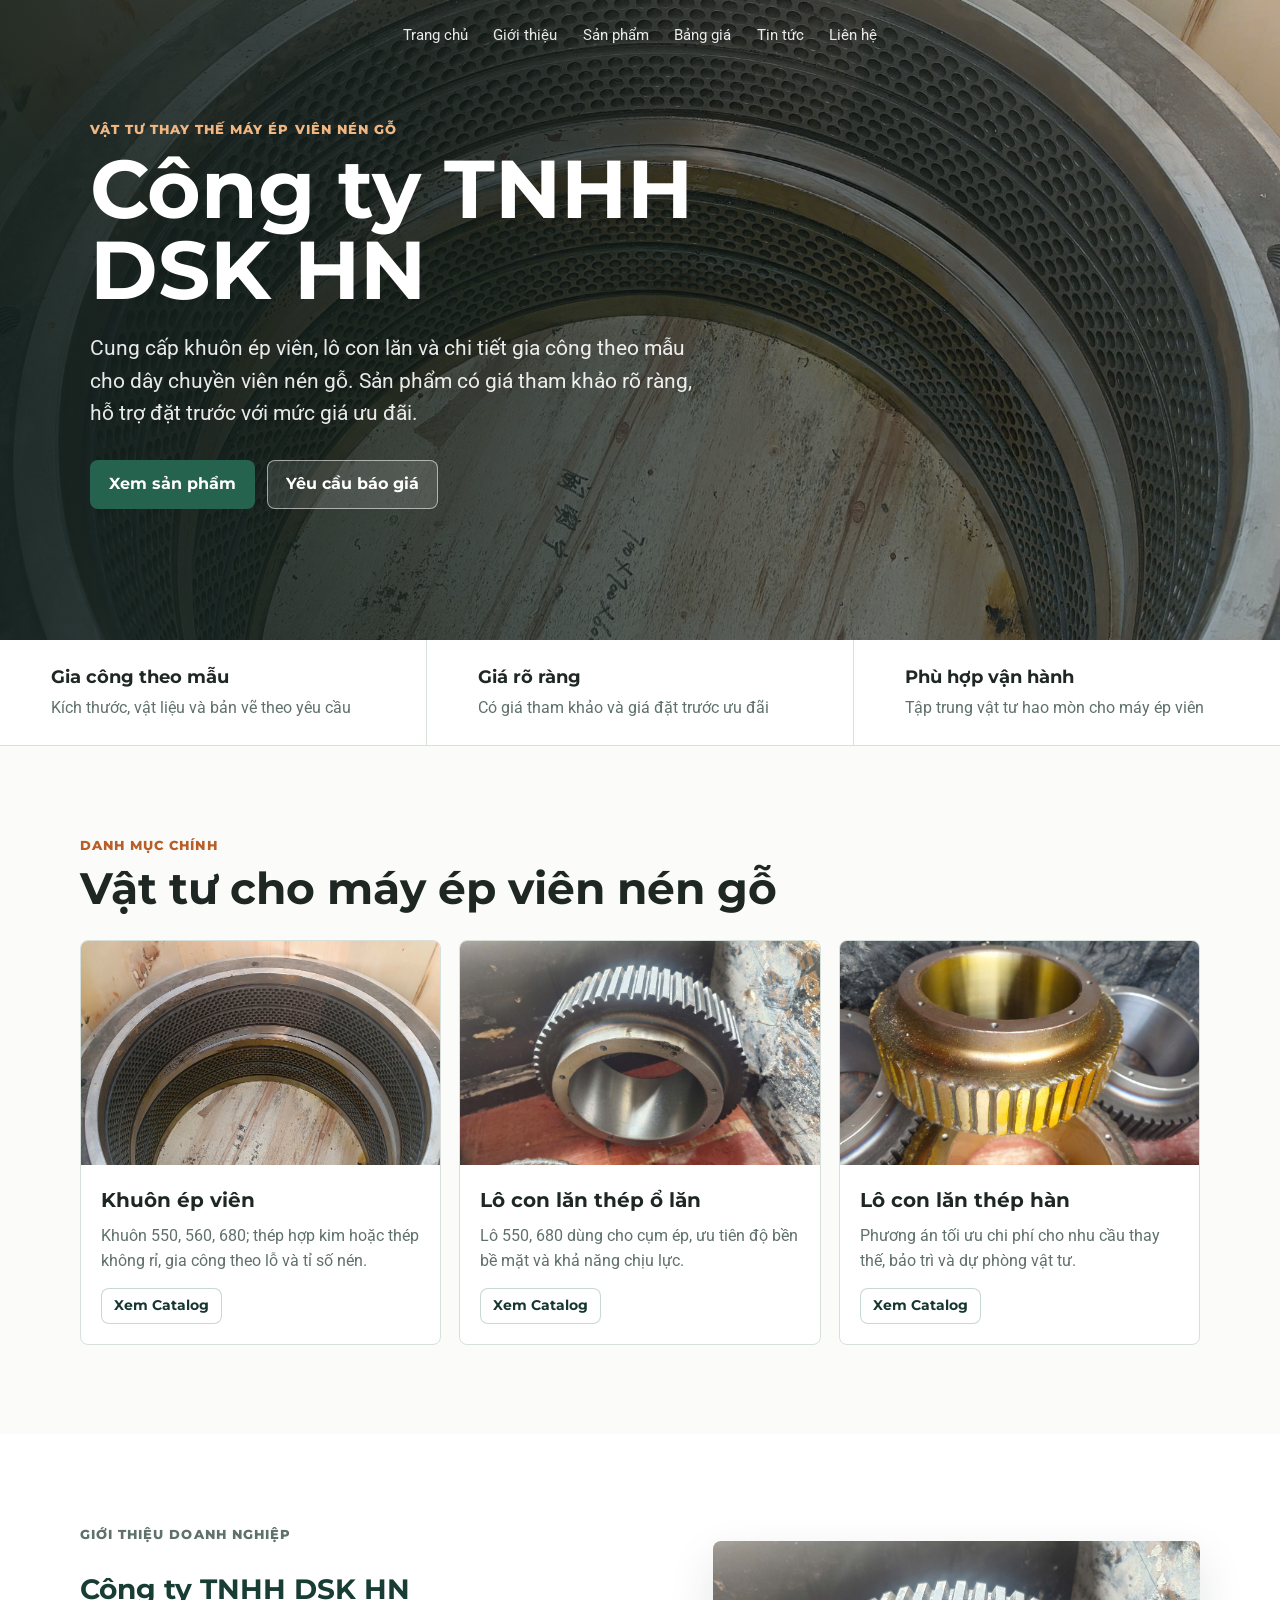
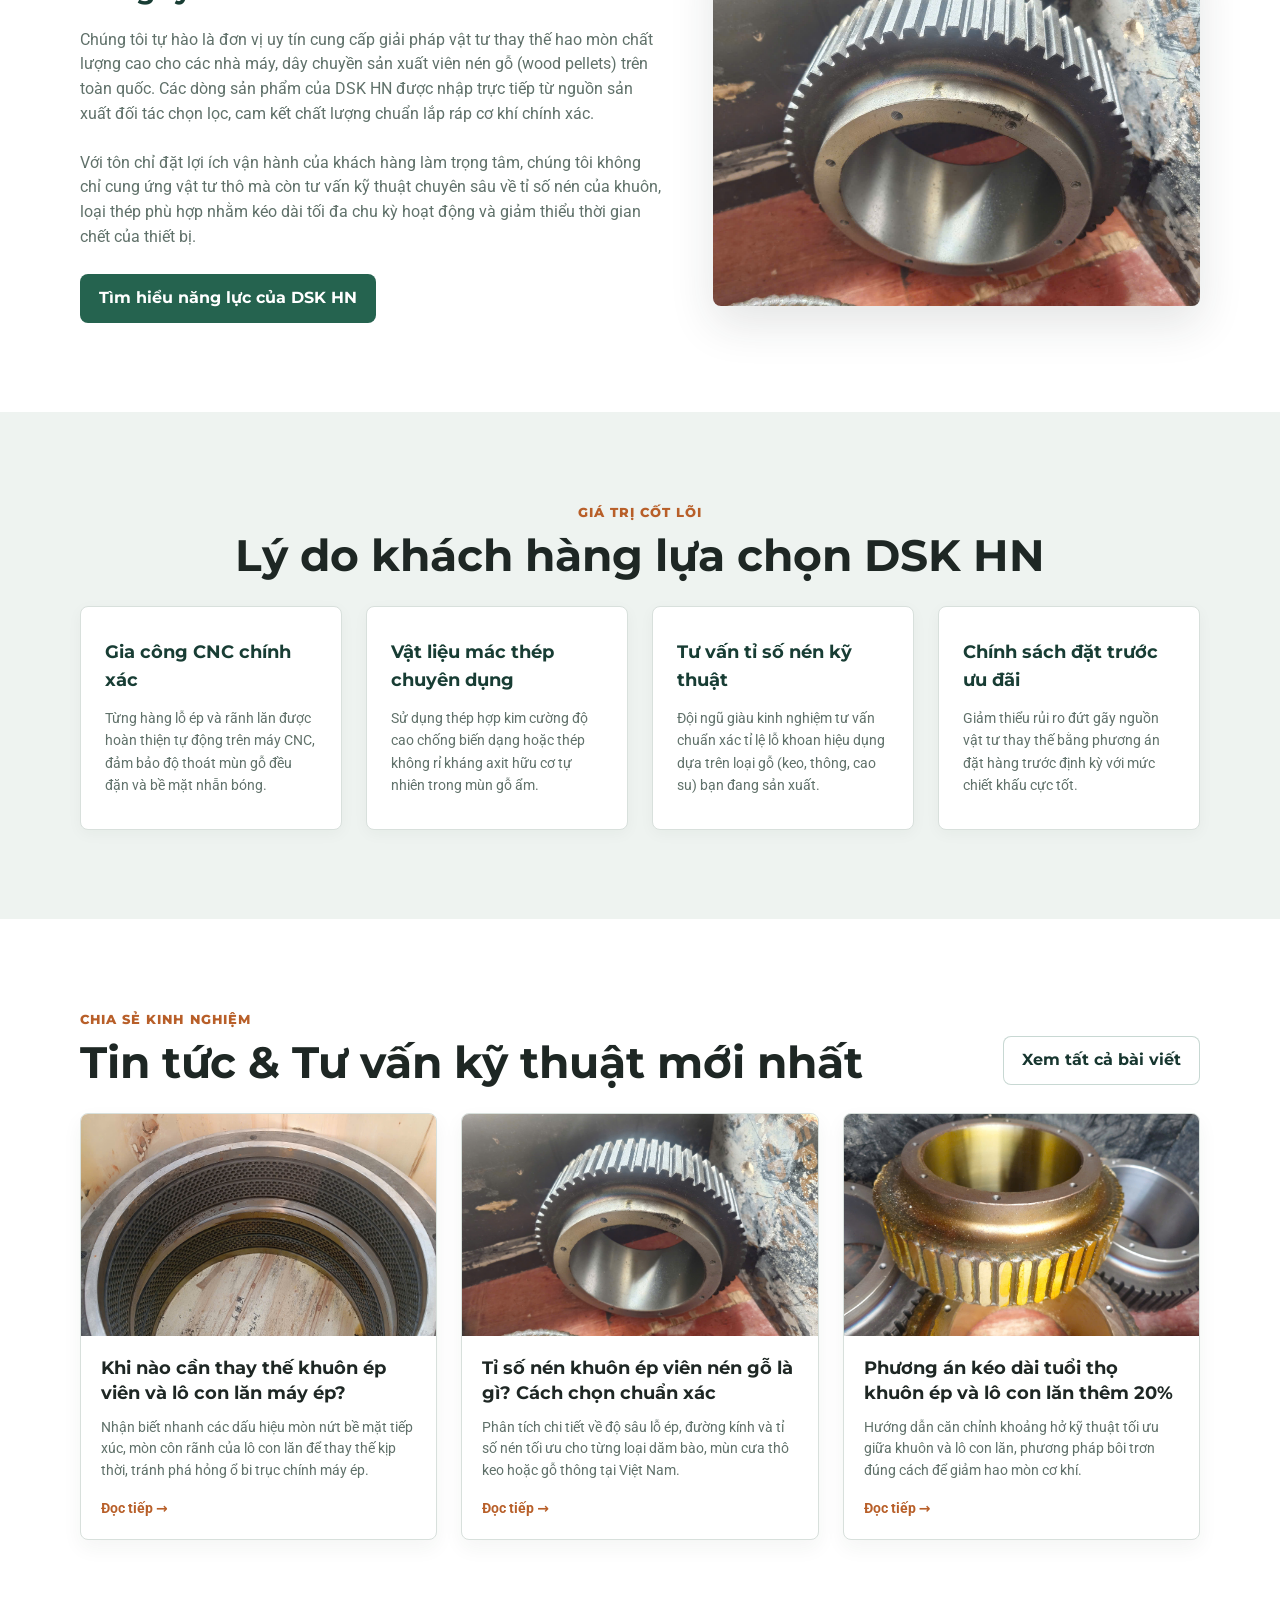
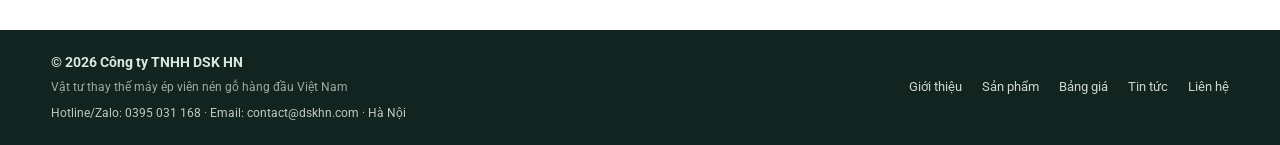
<file: index.html>
<!doctype html>
<html lang="vi">
  <head>
    <meta charset="utf-8" />
    <meta name="viewport" content="width=device-width, initial-scale=1" />
    <title>DSK HN | Vật tư thay thế máy ép viên nén gỗ</title>
    <meta
      name="description"
      content="Công ty TNHH DSK HN cung cấp khuôn ép viên, lô con lăn và chi tiết gia công theo mẫu cho dây chuyền máy ép viên nén gỗ."
    />
    <link rel="stylesheet" href="styles.css?v=7" />
  </head>
  <body>
    <header class="site-header">
      <nav class="main-nav" aria-label="Điều hướng chính">
        <a href="/">Trang chủ</a>
        <a href="gioi-thieu">Giới thiệu</a>
        <a href="san-pham">Sản phẩm</a>
        <a href="bang-gia">Bảng giá</a>
        <a href="tin-tuc">Tin tức</a>
        <a href="lien-he">Liên hệ</a>
      </nav>
    </header>

    <main id="top">
      <section class="hero" aria-labelledby="hero-title">
        <div class="hero-media">
          <img src="assets/khuon-hop-kim.jpg" alt="Khuôn ép viên nén gỗ thép hợp kim" />
        </div>
        <div class="hero-content">
          <p class="eyebrow">Vật tư thay thế máy ép viên nén gỗ</p>
          <h1 id="hero-title"><span>Công ty TNHH</span><span>DSK HN</span></h1>
          <p>
            Cung cấp khuôn ép viên, lô con lăn và chi tiết gia công theo mẫu cho dây chuyền viên nén gỗ.
            Sản phẩm có giá tham khảo rõ ràng, hỗ trợ đặt trước với mức giá ưu đãi.
          </p>
          <div class="hero-actions">
            <a class="btn btn-primary" href="san-pham">Xem sản phẩm</a>
            <a class="btn btn-secondary" href="lien-he">Yêu cầu báo giá</a>
          </div>
        </div>
      </section>

      <section class="trust-band" aria-label="Năng lực cung cấp">
        <div>
          <strong>Gia công theo mẫu</strong>
          <span>Kích thước, vật liệu và bản vẽ theo yêu cầu</span>
        </div>
        <div>
          <strong>Giá rõ ràng</strong>
          <span>Có giá tham khảo và giá đặt trước ưu đãi</span>
        </div>
        <div>
          <strong>Phù hợp vận hành</strong>
          <span>Tập trung vật tư hao mòn cho máy ép viên</span>
        </div>
      </section>

      <section class="section intro-section">
        <div class="section-heading">
          <p class="eyebrow">Danh mục chính</p>
          <h2>Vật tư cho máy ép viên nén gỗ</h2>
        </div>
        <div class="category-grid">
          <article class="category-item">
            <img src="assets/khuon-hop-kim.jpg" alt="Khuôn ép viên nén gỗ" />
            <div>
              <h3>Khuôn ép viên</h3>
              <p>Khuôn 550, 560, 680; thép hợp kim hoặc thép không rỉ, gia công theo lỗ và tỉ số nén.</p>
              <p style="margin-top: 14px;">
                <a href="san-pham" class="btn btn-secondary" style="min-height: 36px; padding: 6px 12px; font-size: 14px;">Xem Catalog</a>
              </p>
            </div>
          </article>
          <article class="category-item">
            <img src="assets/lo-thep-o-lan.jpg" alt="Lô con lăn thép ổ lăn" />
            <div>
              <h3>Lô con lăn thép ổ lăn</h3>
              <p>Lô 550, 680 dùng cho cụm ép, ưu tiên độ bền bề mặt và khả năng chịu lực.</p>
              <p style="margin-top: 14px;">
                <a href="san-pham" class="btn btn-secondary" style="min-height: 36px; padding: 6px 12px; font-size: 14px;">Xem Catalog</a>
              </p>
            </div>
          </article>
          <article class="category-item">
            <img src="assets/lo-thep-han.jpg" alt="Lô con lăn thép hàn" />
            <div>
              <h3>Lô con lăn thép hàn</h3>
              <p>Phương án tối ưu chi phí cho nhu cầu thay thế, bảo trì và dự phòng vật tư.</p>
              <p style="margin-top: 14px;">
                <a href="san-pham" class="btn btn-secondary" style="min-height: 36px; padding: 6px 12px; font-size: 14px;">Xem Catalog</a>
              </p>
            </div>
          </article>
        </div>
      </section>

      <section class="section" style="background: #fff;">
        <div class="about-block">
          <div class="about-block-content">
            <p class="eyebrow">Giới thiệu doanh nghiệp</p>
            <h3>Công ty TNHH DSK HN</h3>
            <p>
              Chúng tôi tự hào là đơn vị uy tín cung cấp giải pháp vật tư thay thế hao mòn chất lượng cao cho các nhà máy, dây chuyền sản xuất viên nén gỗ (wood pellets) trên toàn quốc. Các dòng sản phẩm của DSK HN được nhập trực tiếp từ nguồn sản xuất đối tác chọn lọc, cam kết chất lượng chuẩn lắp ráp cơ khí chính xác.
            </p>
            <p>
              Với tôn chỉ đặt lợi ích vận hành của khách hàng làm trọng tâm, chúng tôi không chỉ cung ứng vật tư thô mà còn tư vấn kỹ thuật chuyên sâu về tỉ số nén của khuôn, loại thép phù hợp nhằm kéo dài tối đa chu kỳ hoạt động và giảm thiểu thời gian chết của thiết bị.
            </p>
            <a href="gioi-thieu" class="btn btn-primary">Tìm hiểu năng lực của DSK HN</a>
          </div>
          <div class="about-block-media">
            <img src="assets/lo-thep-o-lan.jpg" alt="Mặt trong khuôn ép và cụm lô con lăn" />
          </div>
        </div>
      </section>

      <section class="section" style="background: #eef3f0;">
        <div class="section-heading" style="text-align: center;">
          <p class="eyebrow">Giá trị cốt lõi</p>
          <h2>Lý do khách hàng lựa chọn DSK HN</h2>
        </div>
        <div class="values-grid">
          <div class="value-card">
            <h3>Gia công CNC chính xác</h3>
            <p>Từng hàng lỗ ép và rãnh lăn được hoàn thiện tự động trên máy CNC, đảm bảo độ thoát mùn gỗ đều đặn và bề mặt nhẵn bóng.</p>
          </div>
          <div class="value-card">
            <h3>Vật liệu mác thép chuyên dụng</h3>
            <p>Sử dụng thép hợp kim cường độ cao chống biến dạng hoặc thép không rỉ kháng axit hữu cơ tự nhiên trong mùn gỗ ẩm.</p>
          </div>
          <div class="value-card">
            <h3>Tư vấn tỉ số nén kỹ thuật</h3>
            <p>Đội ngũ giàu kinh nghiệm tư vấn chuẩn xác tỉ lệ lỗ khoan hiệu dụng dựa trên loại gỗ (keo, thông, cao su) bạn đang sản xuất.</p>
          </div>
          <div class="value-card">
            <h3>Chính sách đặt trước ưu đãi</h3>
            <p>Giảm thiểu rủi ro đứt gãy nguồn vật tư thay thế bằng phương án đặt hàng trước định kỳ với mức chiết khấu cực tốt.</p>
          </div>
        </div>
      </section>

      <section class="section" style="background: #fff;">
        <div class="section-heading split-heading">
          <div>
            <p class="eyebrow">Chia sẻ kinh nghiệm</p>
            <h2>Tin tức & Tư vấn kỹ thuật mới nhất</h2>
          </div>
          <a href="tin-tuc" class="btn btn-secondary">Xem tất cả bài viết</a>
        </div>
        <div class="news-grid">
          <article class="news-card">
            <img src="assets/khuon-hop-kim.jpg" alt="Khi nào cần thay khuôn máy ép viên" />
            <div class="news-card-body">
              <div>
                <h3>Khi nào cần thay thế khuôn ép viên và lô con lăn máy ép?</h3>
                <p>Nhận biết nhanh các dấu hiệu mòn nứt bề mặt tiếp xúc, mòn côn rãnh của lô con lăn để thay thế kịp thời, tránh phá hỏng ổ bi trục chính máy ép.</p>
              </div>
              <a href="tin-tuc#bai-1" class="read-more">Đọc tiếp →</a>
            </div>
          </article>
          <article class="news-card">
            <img src="assets/lo-thep-o-lan.jpg" alt="Tìm hiểu tỉ số nén khuôn ép viên nén gỗ" />
            <div class="news-card-body">
              <div>
                <h3>Tỉ số nén khuôn ép viên nén gỗ là gì? Cách chọn chuẩn xác</h3>
                <p>Phân tích chi tiết về độ sâu lỗ ép, đường kính và tỉ số nén tối ưu cho từng loại dăm bào, mùn cưa thô keo hoặc gỗ thông tại Việt Nam.</p>
              </div>
              <a href="tin-tuc#bai-2" class="read-more">Đọc tiếp →</a>
            </div>
          </article>
          <article class="news-card">
            <img src="assets/lo-thep-han.jpg" alt="Phương án kéo dài tuổi thọ vật tư" />
            <div class="news-card-body">
              <div>
                <h3>Phương án kéo dài tuổi thọ khuôn ép và lô con lăn thêm 20%</h3>
                <p>Hướng dẫn căn chỉnh khoảng hở kỹ thuật tối ưu giữa khuôn và lô con lăn, phương pháp bôi trơn đúng cách để giảm hao mòn cơ khí.</p>
              </div>
              <a href="tin-tuc#bai-3" class="read-more">Đọc tiếp →</a>
            </div>
          </article>
        </div>
      </section>
    </main>

    <footer class="site-footer">
      <div>
        <strong>© 2026 Công ty TNHH DSK HN</strong>
        <p style="margin: 4px 0 0; font-size: 12px; color: rgba(255, 255, 255, 0.6);">
          Vật tư thay thế máy ép viên nén gỗ hàng đầu Việt Nam
        </p>
        <p style="margin: 8px 0 0; font-size: 12px; color: rgba(255, 255, 255, 0.75);">
          Hotline/Zalo: <a href="tel:+84395031168" style="color: inherit;">0395 031 168</a>
          · Email: <a href="mailto:contact@dskhn.com" style="color: inherit;">contact@dskhn.com</a>
          · Hà Nội
        </p>
      </div>
      <div style="display: flex; gap: 20px; font-size: 13px; flex-wrap: wrap;">
        <a href="gioi-thieu" style="color: rgba(255, 255, 255, 0.8);">Giới thiệu</a>
        <a href="san-pham" style="color: rgba(255, 255, 255, 0.8);">Sản phẩm</a>
        <a href="bang-gia" style="color: rgba(255, 255, 255, 0.8);">Bảng giá</a>
        <a href="tin-tuc" style="color: rgba(255, 255, 255, 0.8);">Tin tức</a>
        <a href="lien-he" style="color: rgba(255, 255, 255, 0.8);">Liên hệ</a>
      </div>
    </footer>

    <script src="script.js?v=8"></script>
  </body>
</html>
</file>
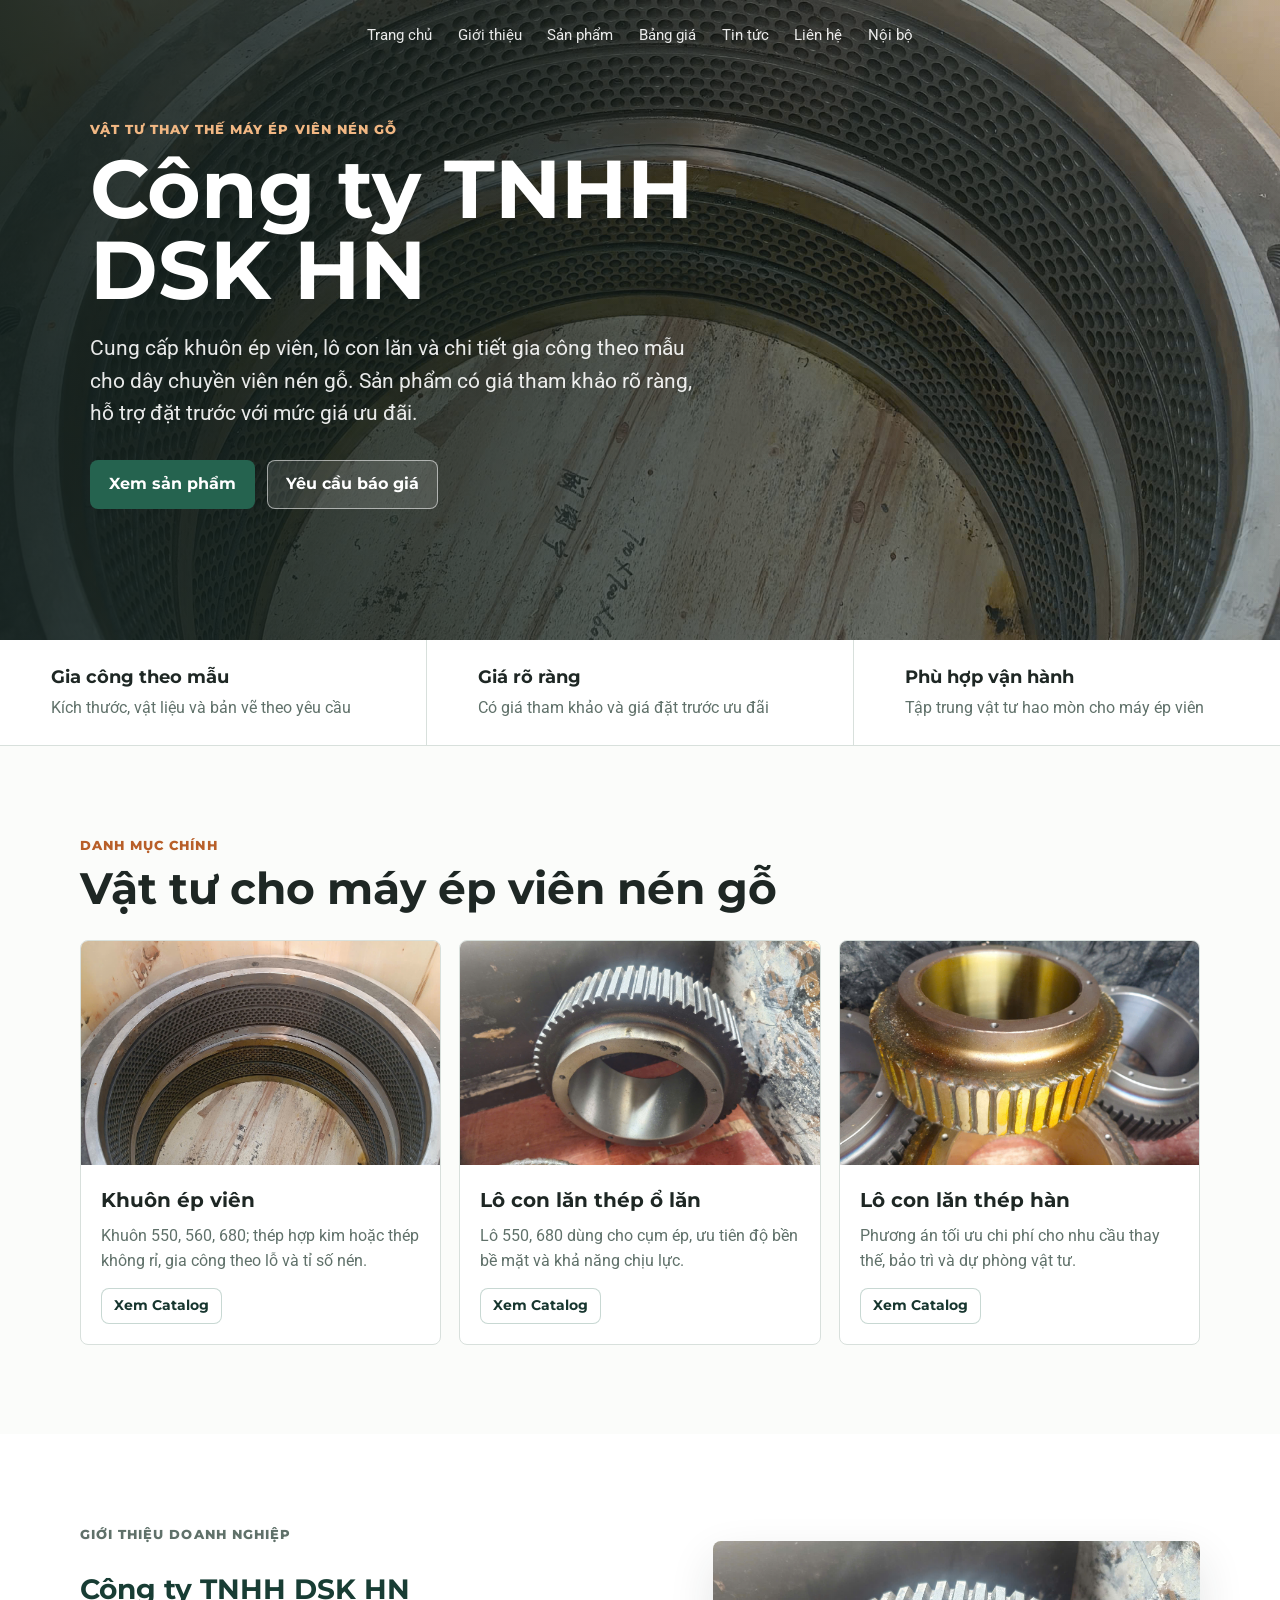
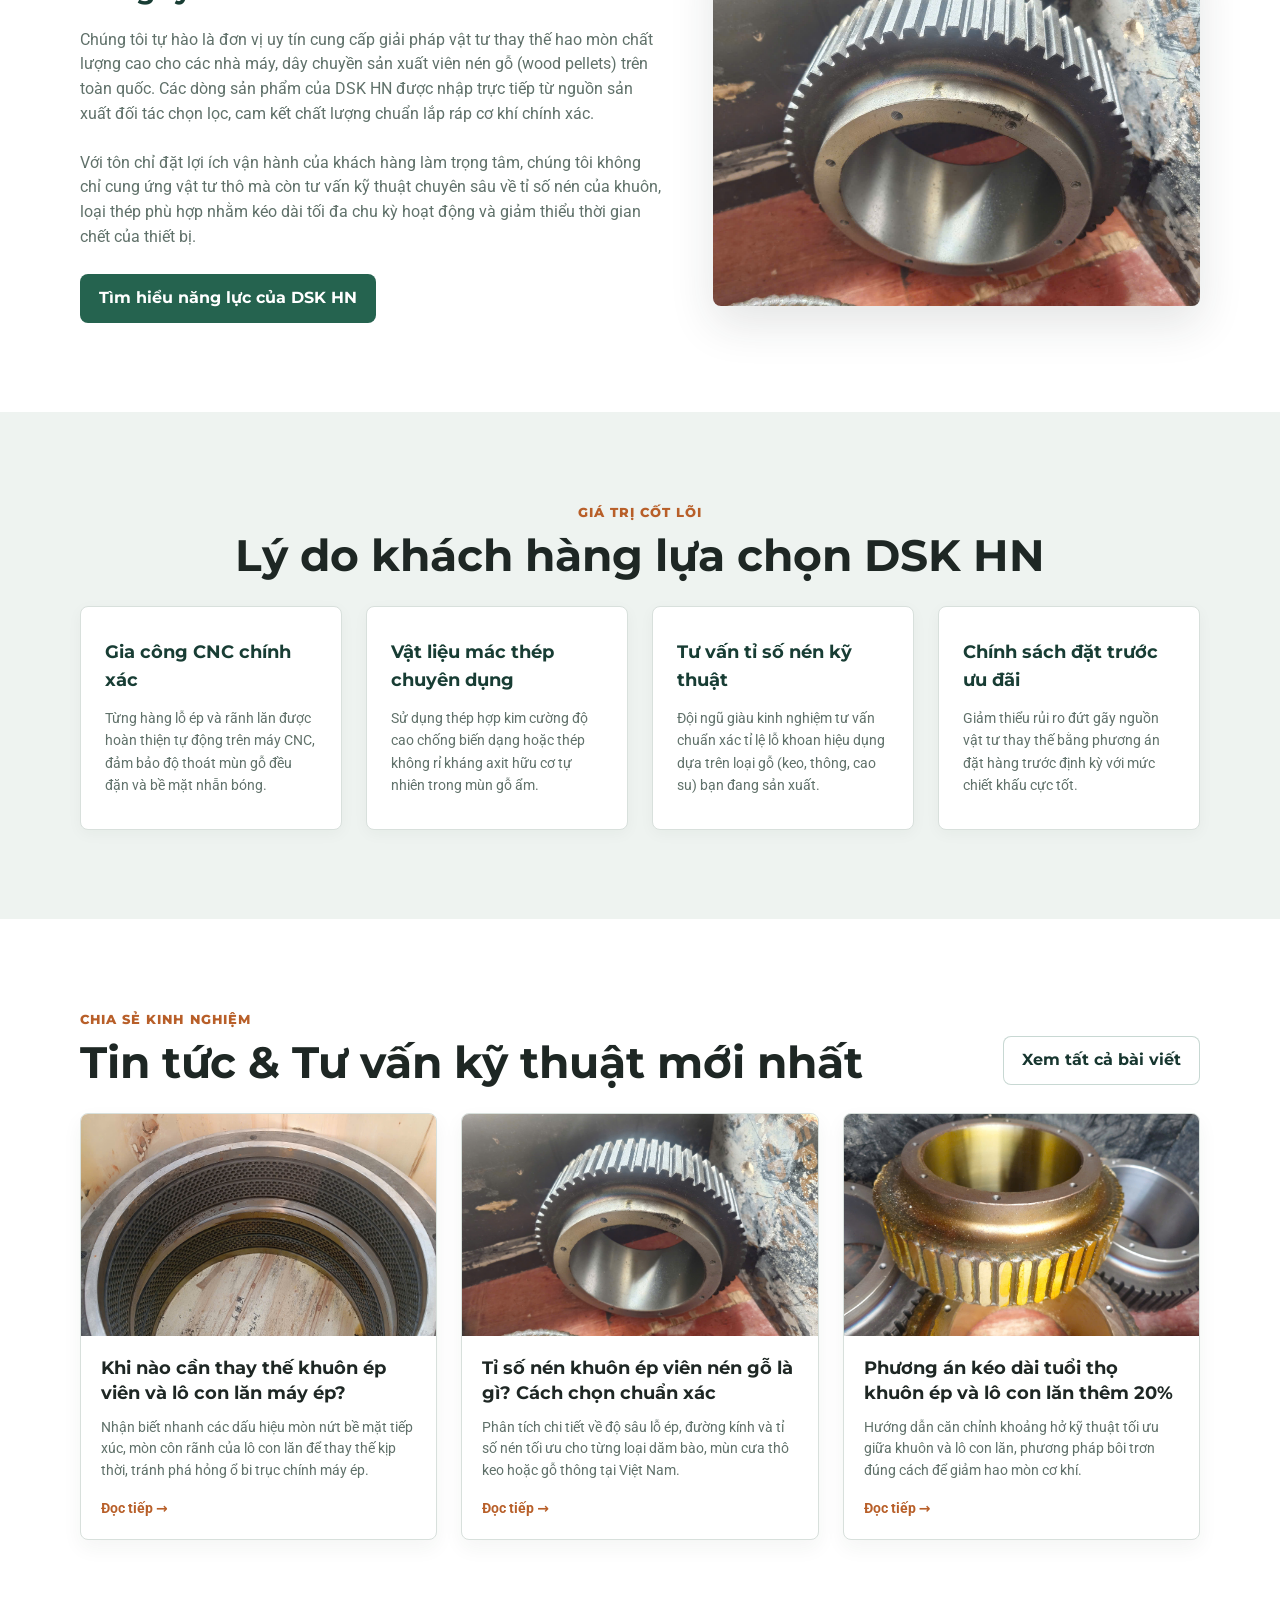
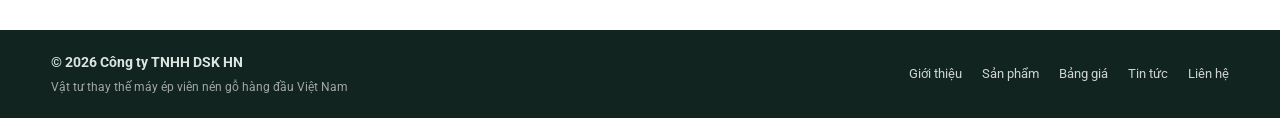
<file: DSK_Vật_Tư_VNG/index.html>
<!doctype html>
<html lang="vi">
  <head>
    <meta charset="utf-8" />
    <meta name="viewport" content="width=device-width, initial-scale=1" />
    <title>DSK HN | Vật tư thay thế máy ép viên nén gỗ</title>
    <meta
      name="description"
      content="Công ty TNHH DSK HN cung cấp khuôn ép viên, lô con lăn và chi tiết gia công theo mẫu cho dây chuyền máy ép viên nén gỗ."
    />
    <link rel="stylesheet" href="styles.css?v=7" />
  </head>
  <body>
    <header class="site-header">
      <nav class="main-nav" aria-label="Điều hướng chính">
        <a href="index.html">Trang chủ</a>
        <a href="gioi-thieu.html">Giới thiệu</a>
        <a href="san-pham.html">Sản phẩm</a>
        <a href="bang-gia.html">Bảng giá</a>
        <a href="tin-tuc.html">Tin tức</a>
        <a href="lien-he.html">Liên hệ</a>
        <a href="noi-bo.html" id="nav-internal">Nội bộ</a>
      </nav>
    </header>

    <main id="top">
      <section class="hero" aria-labelledby="hero-title">
        <div class="hero-media">
          <img src="assets/khuon-hop-kim.jpg" alt="Khuôn ép viên nén gỗ thép hợp kim" />
        </div>
        <div class="hero-content">
          <p class="eyebrow">Vật tư thay thế máy ép viên nén gỗ</p>
          <h1 id="hero-title"><span>Công ty TNHH</span><span>DSK HN</span></h1>
          <p>
            Cung cấp khuôn ép viên, lô con lăn và chi tiết gia công theo mẫu cho dây chuyền viên nén gỗ.
            Sản phẩm có giá tham khảo rõ ràng, hỗ trợ đặt trước với mức giá ưu đãi.
          </p>
          <div class="hero-actions">
            <a class="btn btn-primary" href="san-pham.html">Xem sản phẩm</a>
            <a class="btn btn-secondary" href="lien-he.html">Yêu cầu báo giá</a>
          </div>
        </div>
      </section>

      <section class="trust-band" aria-label="Năng lực cung cấp">
        <div>
          <strong>Gia công theo mẫu</strong>
          <span>Kích thước, vật liệu và bản vẽ theo yêu cầu</span>
        </div>
        <div>
          <strong>Giá rõ ràng</strong>
          <span>Có giá tham khảo và giá đặt trước ưu đãi</span>
        </div>
        <div>
          <strong>Phù hợp vận hành</strong>
          <span>Tập trung vật tư hao mòn cho máy ép viên</span>
        </div>
      </section>

      <section class="section intro-section">
        <div class="section-heading">
          <p class="eyebrow">Danh mục chính</p>
          <h2>Vật tư cho máy ép viên nén gỗ</h2>
        </div>
        <div class="category-grid">
          <article class="category-item">
            <img src="assets/khuon-hop-kim.jpg" alt="Khuôn ép viên nén gỗ" />
            <div>
              <h3>Khuôn ép viên</h3>
              <p>Khuôn 550, 560, 680; thép hợp kim hoặc thép không rỉ, gia công theo lỗ và tỉ số nén.</p>
              <p style="margin-top: 14px;">
                <a href="san-pham.html" class="btn btn-secondary" style="min-height: 36px; padding: 6px 12px; font-size: 14px;">Xem Catalog</a>
              </p>
            </div>
          </article>
          <article class="category-item">
            <img src="assets/lo-thep-o-lan.jpg" alt="Lô con lăn thép ổ lăn" />
            <div>
              <h3>Lô con lăn thép ổ lăn</h3>
              <p>Lô 550, 680 dùng cho cụm ép, ưu tiên độ bền bề mặt và khả năng chịu lực.</p>
              <p style="margin-top: 14px;">
                <a href="san-pham.html" class="btn btn-secondary" style="min-height: 36px; padding: 6px 12px; font-size: 14px;">Xem Catalog</a>
              </p>
            </div>
          </article>
          <article class="category-item">
            <img src="assets/lo-thep-han.jpg" alt="Lô con lăn thép hàn" />
            <div>
              <h3>Lô con lăn thép hàn</h3>
              <p>Phương án tối ưu chi phí cho nhu cầu thay thế, bảo trì và dự phòng vật tư.</p>
              <p style="margin-top: 14px;">
                <a href="san-pham.html" class="btn btn-secondary" style="min-height: 36px; padding: 6px 12px; font-size: 14px;">Xem Catalog</a>
              </p>
            </div>
          </article>
        </div>
      </section>

      <section class="section" style="background: #fff;">
        <div class="about-block">
          <div class="about-block-content">
            <p class="eyebrow">Giới thiệu doanh nghiệp</p>
            <h3>Công ty TNHH DSK HN</h3>
            <p>
              Chúng tôi tự hào là đơn vị uy tín cung cấp giải pháp vật tư thay thế hao mòn chất lượng cao cho các nhà máy, dây chuyền sản xuất viên nén gỗ (wood pellets) trên toàn quốc. Các dòng sản phẩm của DSK HN được nhập trực tiếp từ nguồn sản xuất đối tác chọn lọc, cam kết chất lượng chuẩn lắp ráp cơ khí chính xác.
            </p>
            <p>
              Với tôn chỉ đặt lợi ích vận hành của khách hàng làm trọng tâm, chúng tôi không chỉ cung ứng vật tư thô mà còn tư vấn kỹ thuật chuyên sâu về tỉ số nén của khuôn, loại thép phù hợp nhằm kéo dài tối đa chu kỳ hoạt động và giảm thiểu thời gian chết của thiết bị.
            </p>
            <a href="gioi-thieu.html" class="btn btn-primary">Tìm hiểu năng lực của DSK HN</a>
          </div>
          <div class="about-block-media">
            <img src="assets/lo-thep-o-lan.jpg" alt="Mặt trong khuôn ép và cụm lô con lăn" />
          </div>
        </div>
      </section>

      <section class="section" style="background: #eef3f0;">
        <div class="section-heading" style="text-align: center;">
          <p class="eyebrow">Giá trị cốt lõi</p>
          <h2>Lý do khách hàng lựa chọn DSK HN</h2>
        </div>
        <div class="values-grid">
          <div class="value-card">
            <h3>Gia công CNC chính xác</h3>
            <p>Từng hàng lỗ ép và rãnh lăn được hoàn thiện tự động trên máy CNC, đảm bảo độ thoát mùn gỗ đều đặn và bề mặt nhẵn bóng.</p>
          </div>
          <div class="value-card">
            <h3>Vật liệu mác thép chuyên dụng</h3>
            <p>Sử dụng thép hợp kim cường độ cao chống biến dạng hoặc thép không rỉ kháng axit hữu cơ tự nhiên trong mùn gỗ ẩm.</p>
          </div>
          <div class="value-card">
            <h3>Tư vấn tỉ số nén kỹ thuật</h3>
            <p>Đội ngũ giàu kinh nghiệm tư vấn chuẩn xác tỉ lệ lỗ khoan hiệu dụng dựa trên loại gỗ (keo, thông, cao su) bạn đang sản xuất.</p>
          </div>
          <div class="value-card">
            <h3>Chính sách đặt trước ưu đãi</h3>
            <p>Giảm thiểu rủi ro đứt gãy nguồn vật tư thay thế bằng phương án đặt hàng trước định kỳ với mức chiết khấu cực tốt.</p>
          </div>
        </div>
      </section>

      <section class="section" style="background: #fff;">
        <div class="section-heading split-heading">
          <div>
            <p class="eyebrow">Chia sẻ kinh nghiệm</p>
            <h2>Tin tức & Tư vấn kỹ thuật mới nhất</h2>
          </div>
          <a href="tin-tuc.html" class="btn btn-secondary">Xem tất cả bài viết</a>
        </div>
        <div class="news-grid">
          <article class="news-card">
            <img src="assets/khuon-hop-kim.jpg" alt="Khi nào cần thay khuôn máy ép viên" />
            <div class="news-card-body">
              <div>
                <h3>Khi nào cần thay thế khuôn ép viên và lô con lăn máy ép?</h3>
                <p>Nhận biết nhanh các dấu hiệu mòn nứt bề mặt tiếp xúc, mòn côn rãnh của lô con lăn để thay thế kịp thời, tránh phá hỏng ổ bi trục chính máy ép.</p>
              </div>
              <a href="tin-tuc.html#bai-1" class="read-more">Đọc tiếp →</a>
            </div>
          </article>
          <article class="news-card">
            <img src="assets/lo-thep-o-lan.jpg" alt="Tìm hiểu tỉ số nén khuôn ép viên nén gỗ" />
            <div class="news-card-body">
              <div>
                <h3>Tỉ số nén khuôn ép viên nén gỗ là gì? Cách chọn chuẩn xác</h3>
                <p>Phân tích chi tiết về độ sâu lỗ ép, đường kính và tỉ số nén tối ưu cho từng loại dăm bào, mùn cưa thô keo hoặc gỗ thông tại Việt Nam.</p>
              </div>
              <a href="tin-tuc.html#bai-2" class="read-more">Đọc tiếp →</a>
            </div>
          </article>
          <article class="news-card">
            <img src="assets/lo-thep-han.jpg" alt="Phương án kéo dài tuổi thọ vật tư" />
            <div class="news-card-body">
              <div>
                <h3>Phương án kéo dài tuổi thọ khuôn ép và lô con lăn thêm 20%</h3>
                <p>Hướng dẫn căn chỉnh khoảng hở kỹ thuật tối ưu giữa khuôn và lô con lăn, phương pháp bôi trơn đúng cách để giảm hao mòn cơ khí.</p>
              </div>
              <a href="tin-tuc.html#bai-3" class="read-more">Đọc tiếp →</a>
            </div>
          </article>
        </div>
      </section>
    </main>

    <footer class="site-footer">
      <div>
        <strong>© 2026 Công ty TNHH DSK HN</strong>
        <p style="margin: 4px 0 0; font-size: 12px; color: rgba(255, 255, 255, 0.6);">
          Vật tư thay thế máy ép viên nén gỗ hàng đầu Việt Nam
        </p>
      </div>
      <div style="display: flex; gap: 20px; font-size: 13px; flex-wrap: wrap;">
        <a href="gioi-thieu.html" style="color: rgba(255, 255, 255, 0.8);">Giới thiệu</a>
        <a href="san-pham.html" style="color: rgba(255, 255, 255, 0.8);">Sản phẩm</a>
        <a href="bang-gia.html" style="color: rgba(255, 255, 255, 0.8);">Bảng giá</a>
        <a href="tin-tuc.html" style="color: rgba(255, 255, 255, 0.8);">Tin tức</a>
        <a href="lien-he.html" style="color: rgba(255, 255, 255, 0.8);">Liên hệ</a>
      </div>
    </footer>

    <script src="script.js?v=7"></script>
  </body>
</html>
</file>
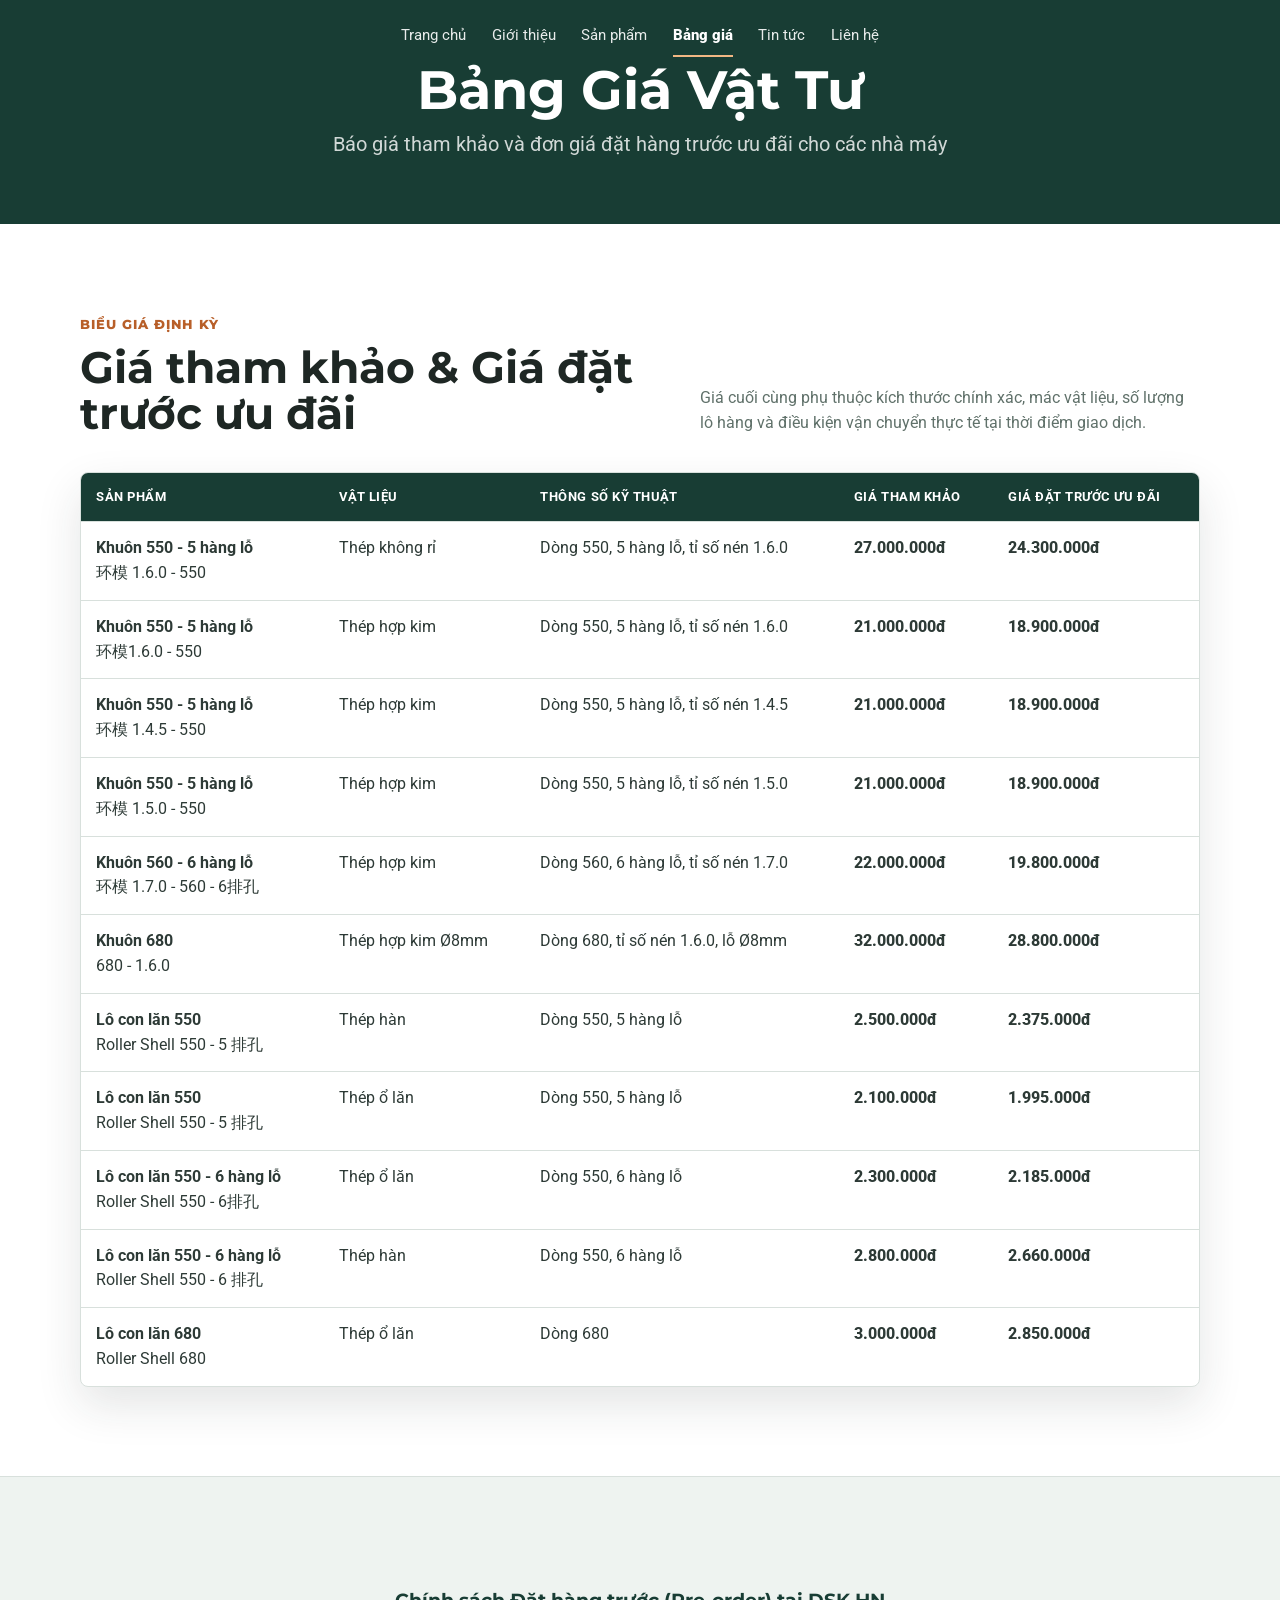
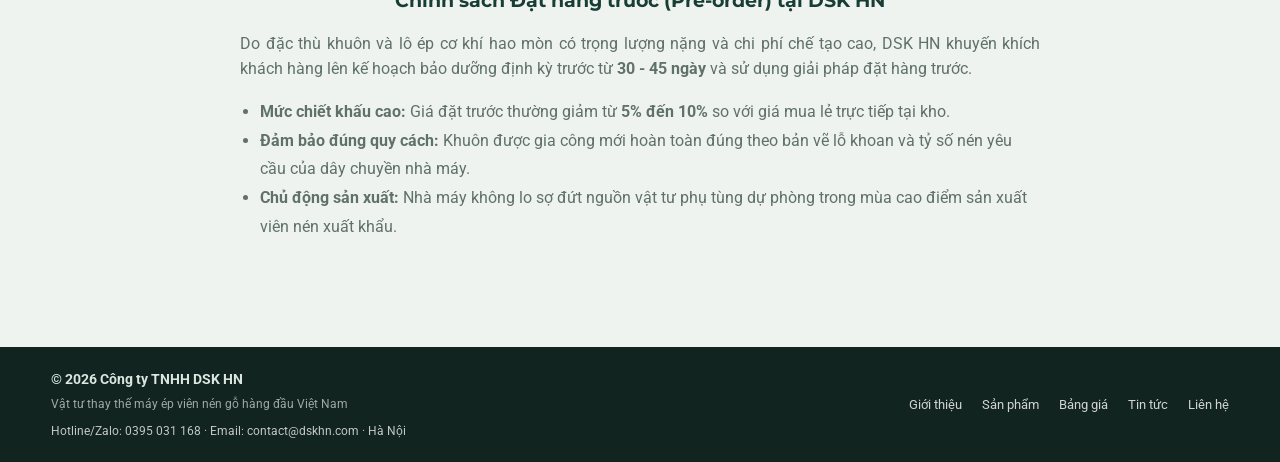
<file: bang-gia.html>
<!doctype html>
<html lang="vi">
  <head>
    <meta charset="utf-8" />
    <meta name="viewport" content="width=device-width, initial-scale=1" />
    <title>Bảng giá | DSK HN</title>
    <meta name="description" content="Xem bảng giá chi tiết tham khảo và giá đặt trước ưu đãi cho khuôn đúc, lô con lăn từ Công ty TNHH DSK HN." />
    <link rel="stylesheet" href="styles.css?v=7" />
  </head>
  <body>
    <header class="site-header">
      <nav class="main-nav" aria-label="Điều hướng chính">
        <a href="/">Trang chủ</a>
        <a href="gioi-thieu">Giới thiệu</a>
        <a href="san-pham">Sản phẩm</a>
        <a href="bang-gia">Bảng giá</a>
        <a href="tin-tuc">Tin tức</a>
        <a href="lien-he">Liên hệ</a>
      </nav>
    </header>

    <main>
      <section class="page-hero">
        <h1>Bảng Giá Vật Tư</h1>
        <p>Báo giá tham khảo và đơn giá đặt hàng trước ưu đãi cho các nhà máy</p>
      </section>

      <section class="section price-section" id="bang-gia">
        <div class="section-heading split-heading" style="margin-bottom: 36px;">
          <div>
            <p class="eyebrow">Biểu giá định kỳ</p>
            <h2>Giá tham khảo & Giá đặt trước ưu đãi</h2>
          </div>
          <p class="section-note" style="max-width: 500px;">
            Giá cuối cùng phụ thuộc kích thước chính xác, mác vật liệu, số lượng lô hàng và điều kiện vận chuyển thực tế tại thời điểm giao dịch.
          </p>
        </div>
        <div class="table-shell">
          <table>
            <thead>
              <tr>
                <th>Sản phẩm</th>
                <th>Vật liệu</th>
                <th>Thông số kỹ thuật</th>
                <th>Giá tham khảo</th>
                <th>Giá đặt trước ưu đãi</th>
              </tr>
            </thead>
            <tbody id="publicPriceBody"></tbody>
          </table>
        </div>
      </section>

      <section class="section" style="background: #eef3f0; border-top: 1px solid var(--line);">
        <div style="max-width: 800px; margin: 0 auto;">
          <h3 style="color: var(--green-dark); margin-bottom: 16px; text-align: center;">Chính sách Đặt hàng trước (Pre-order) tại DSK HN</h3>
          <p style="color: var(--muted); text-align: justify; line-height: 1.6; margin-bottom: 12px;">
            Do đặc thù khuôn và lô ép cơ khí hao mòn có trọng lượng nặng và chi phí chế tạo cao, DSK HN khuyến khích khách hàng lên kế hoạch bảo dưỡng định kỳ trước từ <strong>30 - 45 ngày</strong> và sử dụng giải pháp đặt hàng trước.
          </p>
          <ul style="padding-left: 20px; color: var(--muted); line-height: 1.8;">
            <li><strong>Mức chiết khấu cao:</strong> Giá đặt trước thường giảm từ <strong>5% đến 10%</strong> so với giá mua lẻ trực tiếp tại kho.</li>
            <li><strong>Đảm bảo đúng quy cách:</strong> Khuôn được gia công mới hoàn toàn đúng theo bản vẽ lỗ khoan và tỷ số nén yêu cầu của dây chuyền nhà máy.</li>
            <li><strong>Chủ động sản xuất:</strong> Nhà máy không lo sợ đứt nguồn vật tư phụ tùng dự phòng trong mùa cao điểm sản xuất viên nén xuất khẩu.</li>
          </ul>
        </div>
      </section>
    </main>

    <footer class="site-footer">
      <div>
        <strong>© 2026 Công ty TNHH DSK HN</strong>
        <p style="margin: 4px 0 0; font-size: 12px; color: rgba(255, 255, 255, 0.6);">
          Vật tư thay thế máy ép viên nén gỗ hàng đầu Việt Nam
        </p>
        <p style="margin: 8px 0 0; font-size: 12px; color: rgba(255, 255, 255, 0.75);">
          Hotline/Zalo: <a href="tel:+84395031168" style="color: inherit;">0395 031 168</a>
          · Email: <a href="mailto:contact@dskhn.com" style="color: inherit;">contact@dskhn.com</a>
          · Hà Nội
        </p>
      </div>
      <div style="display: flex; gap: 20px; font-size: 13px; flex-wrap: wrap;">
        <a href="gioi-thieu" style="color: rgba(255, 255, 255, 0.8);">Giới thiệu</a>
        <a href="san-pham" style="color: rgba(255, 255, 255, 0.8);">Sản phẩm</a>
        <a href="bang-gia" style="color: rgba(255, 255, 255, 0.8);">Bảng giá</a>
        <a href="tin-tuc" style="color: rgba(255, 255, 255, 0.8);">Tin tức</a>
        <a href="lien-he" style="color: rgba(255, 255, 255, 0.8);">Liên hệ</a>
      </div>
    </footer>

    <script src="script.js?v=8"></script>
  </body>
</html>
</file>
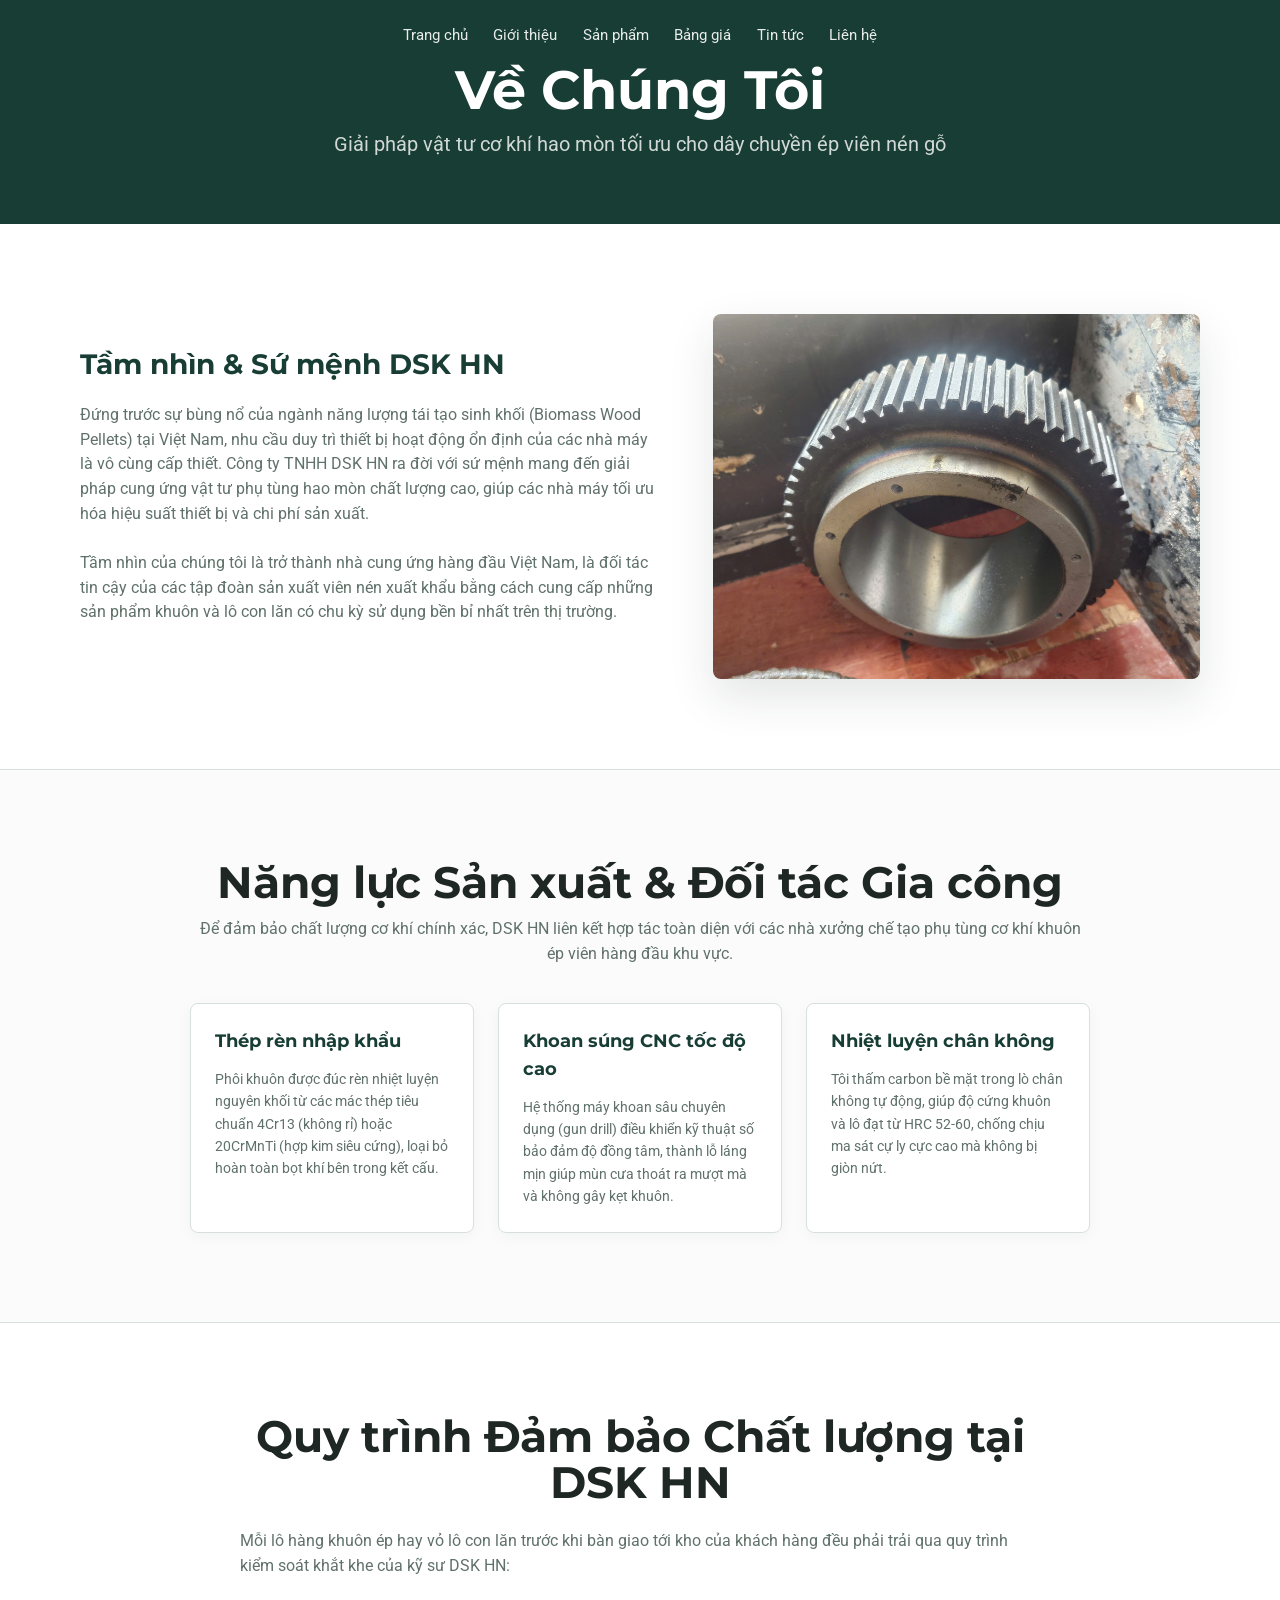
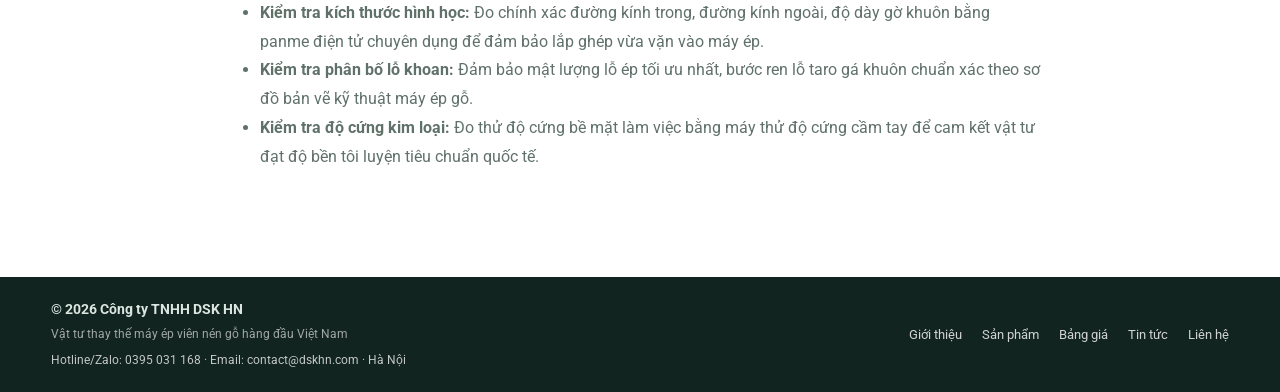
<file: gioi-thieu.html>
<!doctype html>
<html lang="vi">
  <head>
    <meta charset="utf-8" />
    <meta name="viewport" content="width=device-width, initial-scale=1" />
    <title>Giới thiệu | DSK HN</title>
    <meta name="description" content="Tìm hiểu về năng lực cung cấp khuôn ép viên, lô con lăn và quy trình đảm bảo chất lượng vật tư của Công ty TNHH DSK HN." />
    <link rel="stylesheet" href="styles.css?v=7" />
  </head>
  <body>
    <header class="site-header">
      <nav class="main-nav" aria-label="Điều hướng chính">
        <a href="/">Trang chủ</a>
        <a href="gioi-thieu">Giới thiệu</a>
        <a href="san-pham">Sản phẩm</a>
        <a href="bang-gia">Bảng giá</a>
        <a href="tin-tuc">Tin tức</a>
        <a href="lien-he">Liên hệ</a>
      </nav>
    </header>

    <main>
      <section class="page-hero">
        <h1>Về Chúng Tôi</h1>
        <p>Giải pháp vật tư cơ khí hao mòn tối ưu cho dây chuyền ép viên nén gỗ</p>
      </section>

      <section class="section" style="background: #fff;">
        <div class="about-block">
          <div class="about-block-content">
            <h3>Tầm nhìn & Sứ mệnh DSK HN</h3>
            <p>
              Đứng trước sự bùng nổ của ngành năng lượng tái tạo sinh khối (Biomass Wood Pellets) tại Việt Nam, nhu cầu duy trì thiết bị hoạt động ổn định của các nhà máy là vô cùng cấp thiết. Công ty TNHH DSK HN ra đời với sứ mệnh mang đến giải pháp cung ứng vật tư phụ tùng hao mòn chất lượng cao, giúp các nhà máy tối ưu hóa hiệu suất thiết bị và chi phí sản xuất.
            </p>
            <p>
              Tầm nhìn của chúng tôi là trở thành nhà cung ứng hàng đầu Việt Nam, là đối tác tin cậy của các tập đoàn sản xuất viên nén xuất khẩu bằng cách cung cấp những sản phẩm khuôn và lô con lăn có chu kỳ sử dụng bền bỉ nhất trên thị trường.
            </p>
          </div>
          <div class="about-block-media">
            <img src="assets/lo-thep-o-lan.jpg" alt="Vật tư DSK HN lắp đặt thực tế" />
          </div>
        </div>
      </section>

      <section class="section" style="background: #fbfbfc; border-top: 1px solid var(--line);">
        <div class="section-heading" style="max-width: 900px; margin: 0 auto 36px;">
          <h2 style="text-align: center;">Năng lực Sản xuất & Đối tác Gia công</h2>
          <p style="text-align: center; color: var(--muted); margin-top: 12px;">
            Để đảm bảo chất lượng cơ khí chính xác, DSK HN liên kết hợp tác toàn diện với các nhà xưởng chế tạo phụ tùng cơ khí khuôn ép viên hàng đầu khu vực.
          </p>
        </div>
        <div class="values-grid" style="max-width: 900px; margin: 0 auto;">
          <div class="value-card" style="padding: 24px;">
            <h3>Thép rèn nhập khẩu</h3>
            <p>Phôi khuôn được đúc rèn nhiệt luyện nguyên khối từ các mác thép tiêu chuẩn 4Cr13 (không rỉ) hoặc 20CrMnTi (hợp kim siêu cứng), loại bỏ hoàn toàn bọt khí bên trong kết cấu.</p>
          </div>
          <div class="value-card" style="padding: 24px;">
            <h3>Khoan súng CNC tốc độ cao</h3>
            <p>Hệ thống máy khoan sâu chuyên dụng (gun drill) điều khiển kỹ thuật số bảo đảm độ đồng tâm, thành lỗ láng mịn giúp mùn cưa thoát ra mượt mà và không gây kẹt khuôn.</p>
          </div>
          <div class="value-card" style="padding: 24px;">
            <h3>Nhiệt luyện chân không</h3>
            <p>Tôi thấm carbon bề mặt trong lò chân không tự động, giúp độ cứng khuôn và lô đạt từ HRC 52-60, chống chịu ma sát cự ly cực cao mà không bị giòn nứt.</p>
          </div>
        </div>
      </section>

      <section class="section" style="background: #fff; border-top: 1px solid var(--line);">
        <div style="max-width: 800px; margin: 0 auto;">
          <h2 style="text-align: center; margin-bottom: 24px;">Quy trình Đảm bảo Chất lượng tại DSK HN</h2>
          <p style="color: var(--muted); margin-bottom: 20px;">
            Mỗi lô hàng khuôn ép hay vỏ lô con lăn trước khi bàn giao tới kho của khách hàng đều phải trải qua quy trình kiểm soát khắt khe của kỹ sư DSK HN:
          </p>
          <ul style="padding-left: 20px; color: var(--muted); line-height: 1.8;">
            <li><strong>Kiểm tra kích thước hình học:</strong> Đo chính xác đường kính trong, đường kính ngoài, độ dày gờ khuôn bằng panme điện tử chuyên dụng để đảm bảo lắp ghép vừa vặn vào máy ép.</li>
            <li><strong>Kiểm tra phân bố lỗ khoan:</strong> Đảm bảo mật lượng lỗ ép tối ưu nhất, bước ren lỗ taro gá khuôn chuẩn xác theo sơ đồ bản vẽ kỹ thuật máy ép gỗ.</li>
            <li><strong>Kiểm tra độ cứng kim loại:</strong> Đo thử độ cứng bề mặt làm việc bằng máy thử độ cứng cầm tay để cam kết vật tư đạt độ bền tôi luyện tiêu chuẩn quốc tế.</li>
          </ul>
        </div>
      </section>
    </main>

    <footer class="site-footer">
      <div>
        <strong>© 2026 Công ty TNHH DSK HN</strong>
        <p style="margin: 4px 0 0; font-size: 12px; color: rgba(255, 255, 255, 0.6);">
          Vật tư thay thế máy ép viên nén gỗ hàng đầu Việt Nam
        </p>
        <p style="margin: 8px 0 0; font-size: 12px; color: rgba(255, 255, 255, 0.75);">
          Hotline/Zalo: <a href="tel:+84395031168" style="color: inherit;">0395 031 168</a>
          · Email: <a href="mailto:contact@dskhn.com" style="color: inherit;">contact@dskhn.com</a>
          · Hà Nội
        </p>
      </div>
      <div style="display: flex; gap: 20px; font-size: 13px; flex-wrap: wrap;">
        <a href="gioi-thieu" style="color: rgba(255, 255, 255, 0.8);">Giới thiệu</a>
        <a href="san-pham" style="color: rgba(255, 255, 255, 0.8);">Sản phẩm</a>
        <a href="bang-gia" style="color: rgba(255, 255, 255, 0.8);">Bảng giá</a>
        <a href="tin-tuc" style="color: rgba(255, 255, 255, 0.8);">Tin tức</a>
        <a href="lien-he" style="color: rgba(255, 255, 255, 0.8);">Liên hệ</a>
      </div>
    </footer>

    <script src="script.js?v=8"></script>
  </body>
</html>
</file>
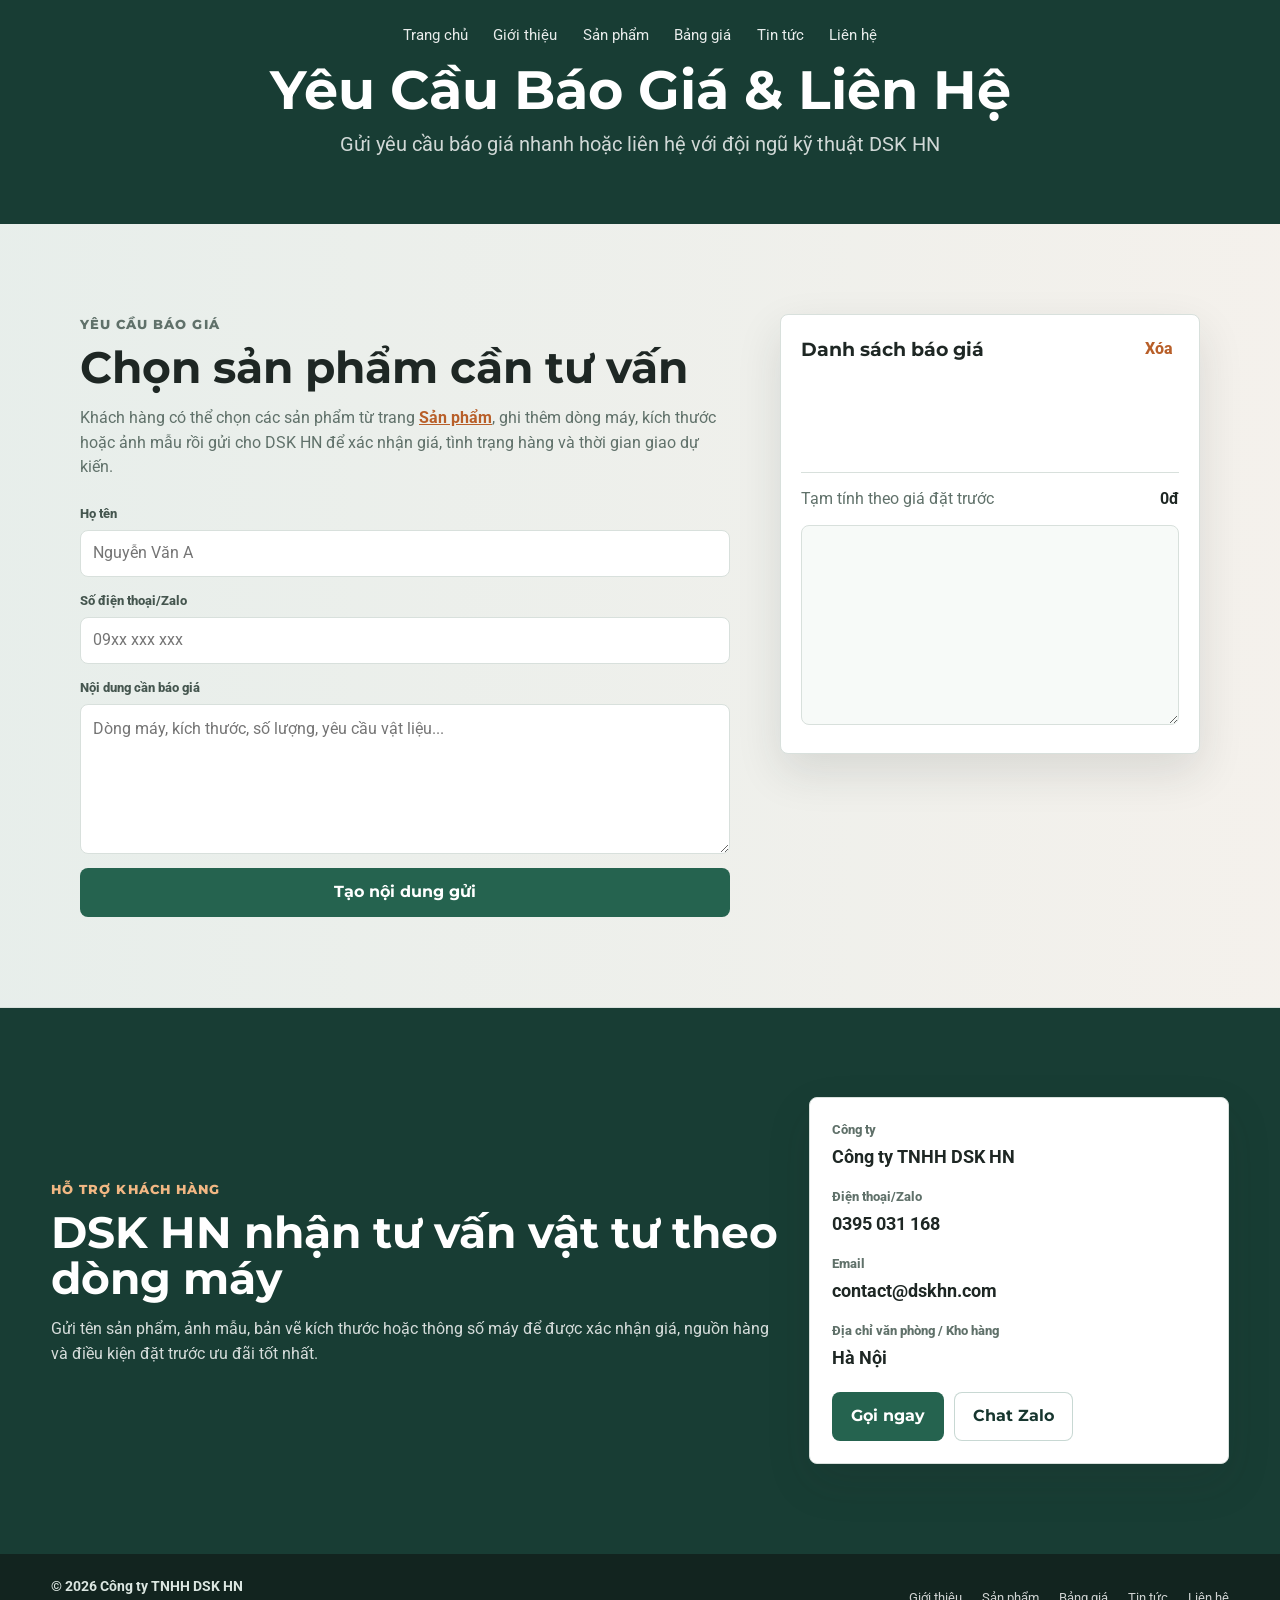
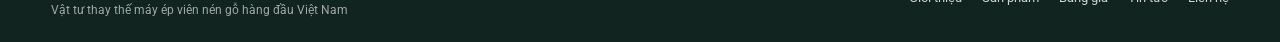
<file: lien-he.html>
<!doctype html>
<html lang="vi">
  <head>
    <meta charset="utf-8" />
    <meta name="viewport" content="width=device-width, initial-scale=1" />
    <title>Liên hệ | DSK HN</title>
    <meta name="description" content="Liên hệ Công ty TNHH DSK HN để nhận báo giá vật tư cơ khí khuôn ép viên, lô con lăn theo máy mùn cưa gỗ." />
    <link rel="stylesheet" href="styles.css?v=7" />
  </head>
  <body>
    <header class="site-header">
      <nav class="main-nav" aria-label="Điều hướng chính">
        <a href="/">Trang chủ</a>
        <a href="gioi-thieu">Giới thiệu</a>
        <a href="san-pham">Sản phẩm</a>
        <a href="bang-gia">Bảng giá</a>
        <a href="tin-tuc">Tin tức</a>
        <a href="lien-he">Liên hệ</a>
      </nav>
    </header>

    <main>
      <section class="page-hero">
        <h1>Yêu Cầu Báo Giá & Liên Hệ</h1>
        <p>Gửi yêu cầu báo giá nhanh hoặc liên hệ với đội ngũ kỹ thuật DSK HN</p>
      </section>

      <section class="section quote-section" id="bao-gia">
        <div class="quote-layout">
          <div>
            <p class="eyebrow">Yêu cầu báo giá</p>
            <h2>Chọn sản phẩm cần tư vấn</h2>
            <p>
              Khách hàng có thể chọn các sản phẩm từ trang <a href="san-pham" style="color:var(--copper); font-weight:700; text-decoration: underline;">Sản phẩm</a>, ghi thêm dòng máy, kích thước hoặc ảnh mẫu rồi gửi cho DSK HN để xác nhận giá, tình trạng hàng và thời gian giao dự kiến.
            </p>
            <form class="quote-form" id="quoteForm">
              <label>
                <span>Họ tên</span>
                <input name="name" type="text" placeholder="Nguyễn Văn A" required />
              </label>
              <label>
                <span>Số điện thoại/Zalo</span>
                <input name="phone" type="tel" placeholder="09xx xxx xxx" required />
              </label>
              <label>
                <span>Nội dung cần báo giá</span>
                <textarea name="message" rows="5" placeholder="Dòng máy, kích thước, số lượng, yêu cầu vật liệu..."></textarea>
              </label>
              <button class="btn btn-primary" type="submit">Tạo nội dung gửi</button>
            </form>
          </div>

          <aside class="quote-panel" aria-labelledby="quote-title">
            <div class="quote-panel-header">
              <h3 id="quote-title">Danh sách báo giá</h3>
              <button class="text-button" type="button" id="clearQuote">Xóa</button>
            </div>
            <ul class="quote-list" id="quoteList"></ul>
            <div class="quote-total">
              <span>Tạm tính theo giá đặt trước</span>
              <strong id="quoteTotal">0đ</strong>
            </div>
            <textarea id="quoteOutput" readonly rows="7" aria-label="Nội dung báo giá đã tạo"></textarea>
          </aside>
        </div>
      </section>

      <section class="section contact-section" id="lien-he" style="border-top:1px solid var(--line);">
        <div class="contact-copy">
          <p class="eyebrow">Hỗ trợ khách hàng</p>
          <h2>DSK HN nhận tư vấn vật tư theo dòng máy</h2>
          <p>
            Gửi tên sản phẩm, ảnh mẫu, bản vẽ kích thước hoặc thông số máy để được xác nhận giá, nguồn hàng và điều kiện đặt trước ưu đãi tốt nhất.
          </p>
        </div>
        <div class="contact-card">
          <div>
            <span>Công ty</span>
            <strong>Công ty TNHH DSK HN</strong>
          </div>
          <div>
            <span>Điện thoại/Zalo</span>
            <strong>0395 031 168</strong>
          </div>
          <div>
            <span>Email</span>
            <strong>contact@dskhn.com</strong>
          </div>
          <div>
            <span>Địa chỉ văn phòng / Kho hàng</span>
            <strong>Hà Nội</strong>
          </div>
          <div class="contact-actions">
            <a class="btn btn-primary" href="tel:+84395031168">Gọi ngay</a>
            <a class="btn btn-secondary" href="https://zalo.me/0395031168" target="_blank" rel="noopener">Chat Zalo</a>
          </div>
        </div>
      </section>
    </main>

    <footer class="site-footer">
      <div>
        <strong>© 2026 Công ty TNHH DSK HN</strong>
        <p style="margin: 4px 0 0; font-size: 12px; color: rgba(255, 255, 255, 0.6);">
          Vật tư thay thế máy ép viên nén gỗ hàng đầu Việt Nam
        </p>
      </div>
      <div style="display: flex; gap: 20px; font-size: 13px; flex-wrap: wrap;">
        <a href="gioi-thieu" style="color: rgba(255, 255, 255, 0.8);">Giới thiệu</a>
        <a href="san-pham" style="color: rgba(255, 255, 255, 0.8);">Sản phẩm</a>
        <a href="bang-gia" style="color: rgba(255, 255, 255, 0.8);">Bảng giá</a>
        <a href="tin-tuc" style="color: rgba(255, 255, 255, 0.8);">Tin tức</a>
        <a href="lien-he" style="color: rgba(255, 255, 255, 0.8);">Liên hệ</a>
      </div>
    </footer>

    <script src="script.js?v=8"></script>
  </body>
</html>
</file>
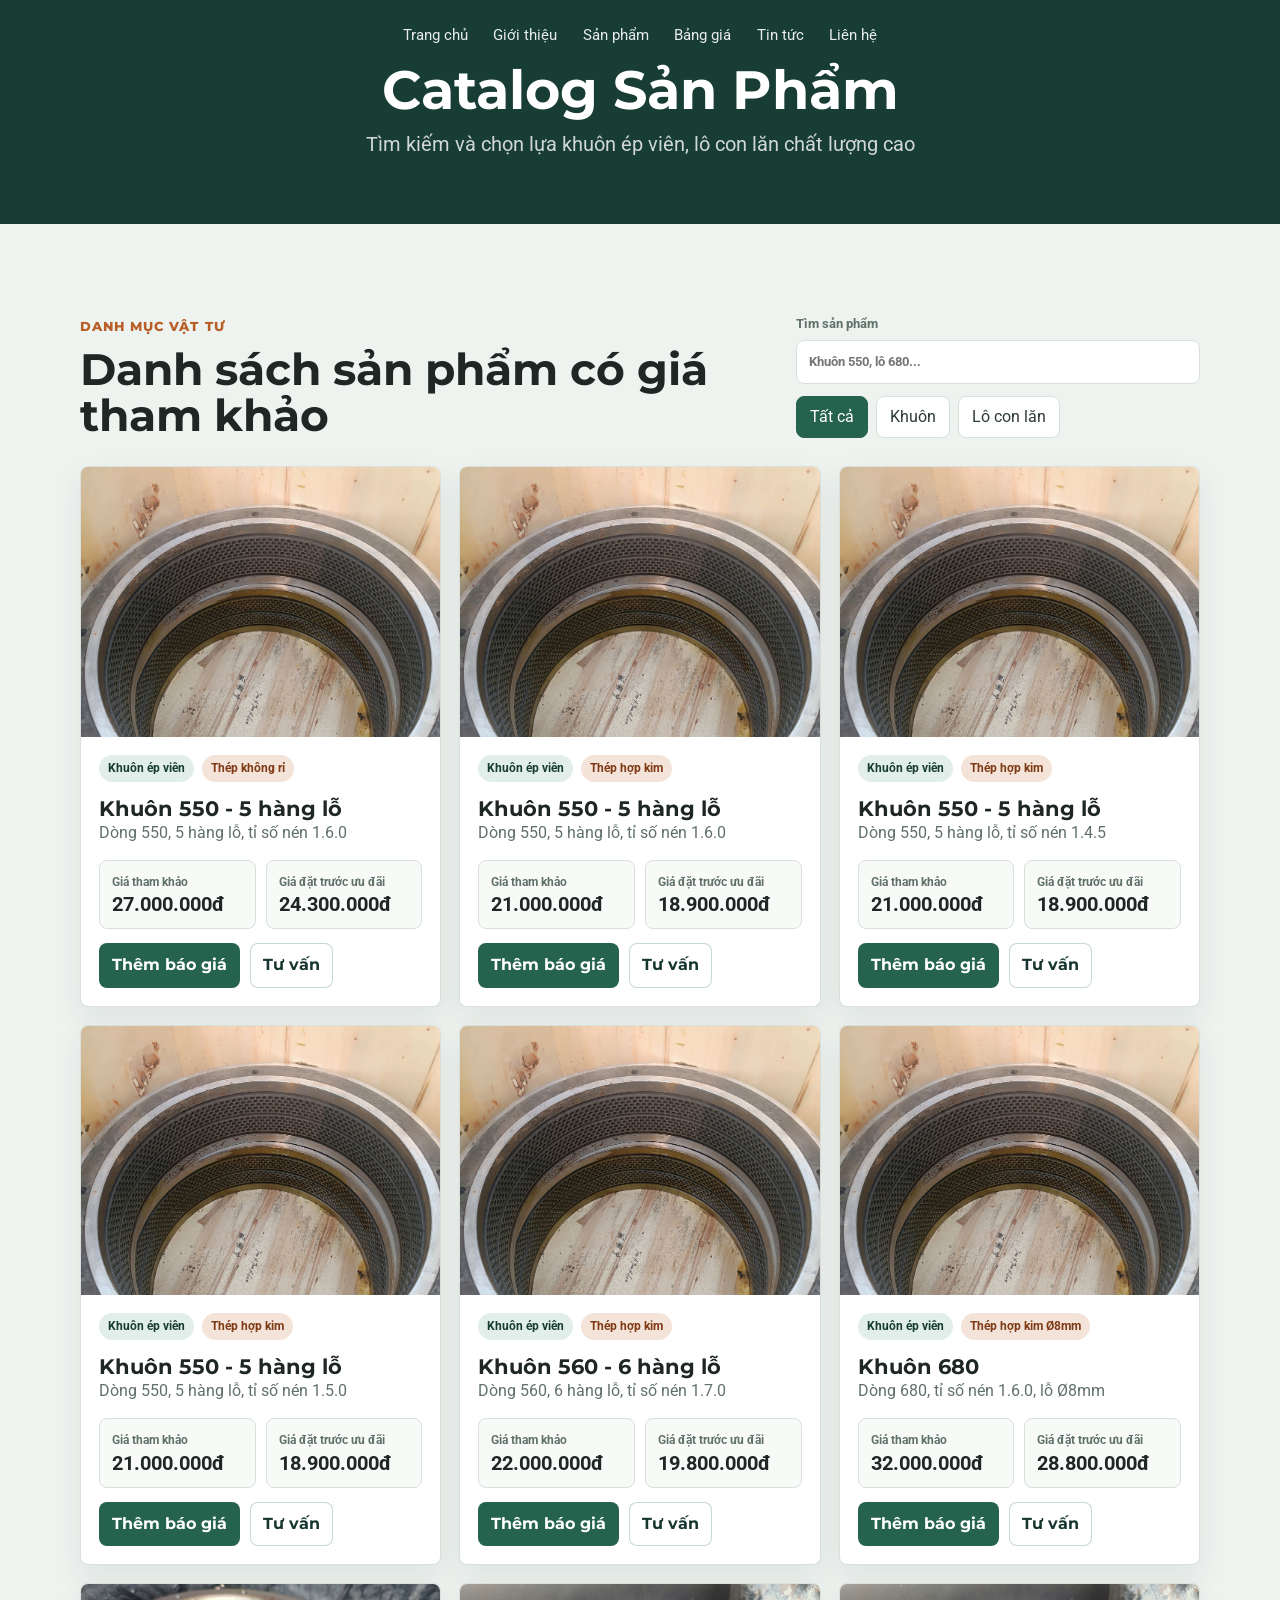
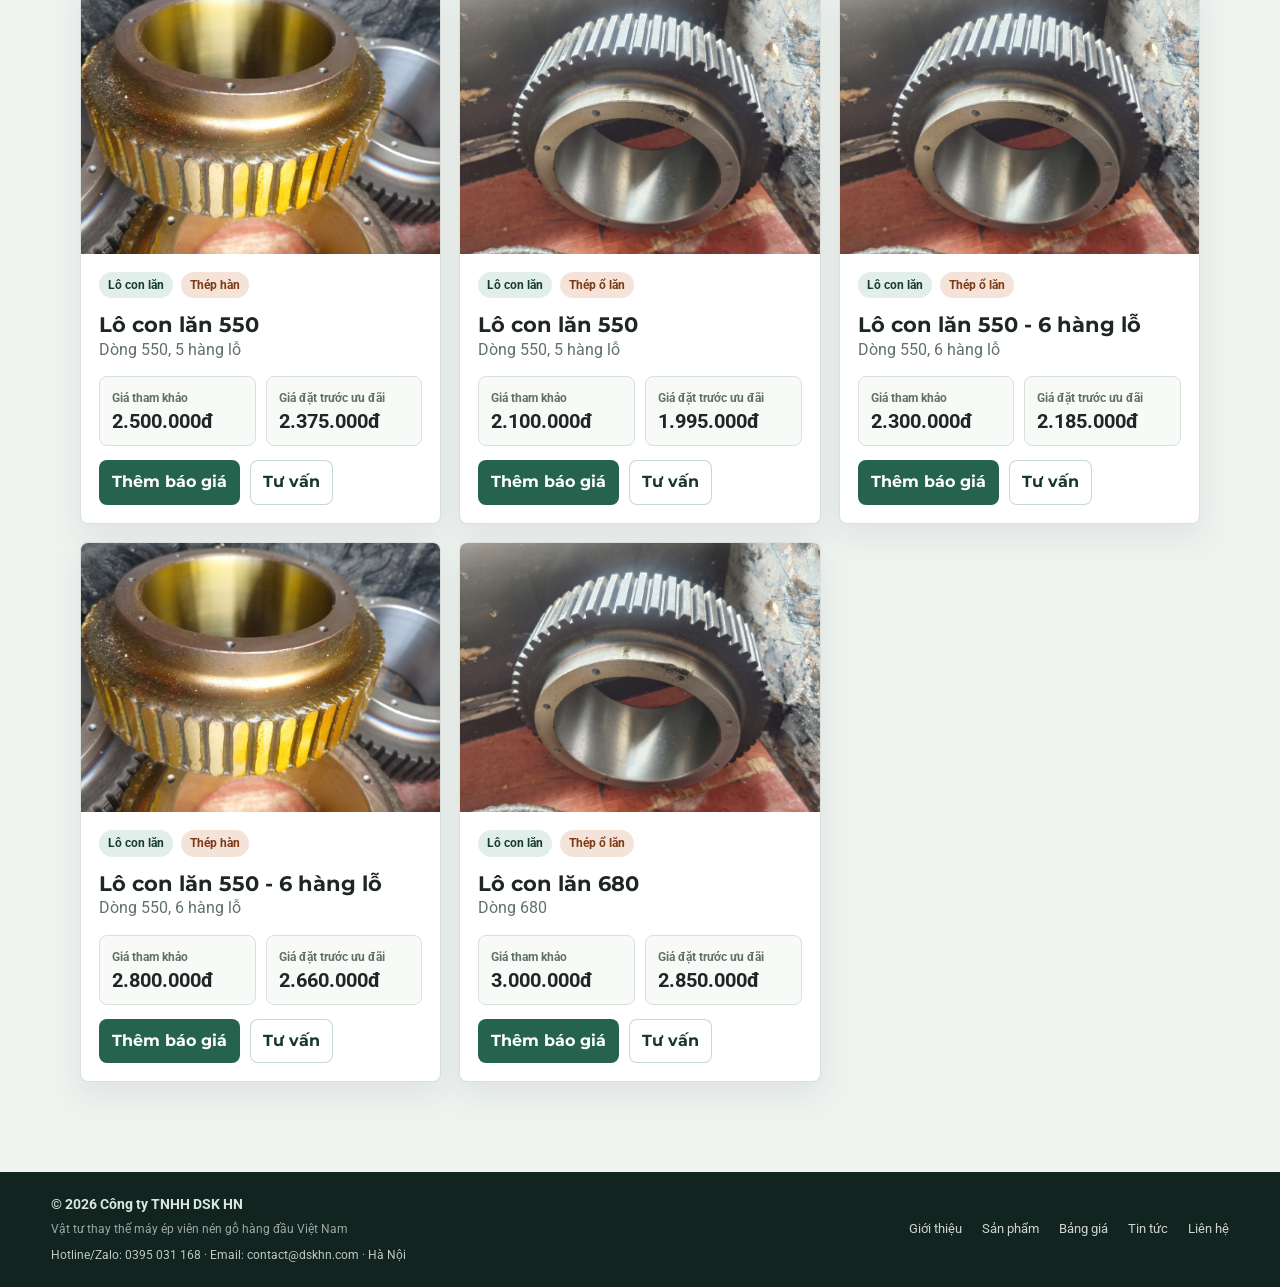
<file: san-pham.html>
<!doctype html>
<html lang="vi">
  <head>
    <meta charset="utf-8" />
    <meta name="viewport" content="width=device-width, initial-scale=1" />
    <title>Sản phẩm | DSK HN</title>
    <meta name="description" content="Khám phá danh mục khuôn ép viên và lô con lăn gỗ với mức giá tốt và công cụ tìm kiếm lọc tiện lợi." />
    <link rel="stylesheet" href="styles.css?v=7" />
  </head>
  <body>
    <header class="site-header">
      <nav class="main-nav" aria-label="Điều hướng chính">
        <a href="/">Trang chủ</a>
        <a href="gioi-thieu">Giới thiệu</a>
        <a href="san-pham">Sản phẩm</a>
        <a href="bang-gia">Bảng giá</a>
        <a href="tin-tuc">Tin tức</a>
        <a href="lien-he">Liên hệ</a>
      </nav>
    </header>

    <main>
      <section class="page-hero">
        <h1>Catalog Sản Phẩm</h1>
        <p>Tìm kiếm và chọn lựa khuôn ép viên, lô con lăn chất lượng cao</p>
      </section>

      <section class="section product-section" id="san-pham" style="background: #eef3f0;">
        <div class="section-heading split-heading">
          <div>
            <p class="eyebrow">Danh mục vật tư</p>
            <h2>Danh sách sản phẩm có giá tham khảo</h2>
          </div>
          <div class="catalog-tools" aria-label="Bộ lọc sản phẩm">
            <label>
              <span>Tìm sản phẩm</span>
              <input id="searchInput" type="search" placeholder="Khuôn 550, lô 680..." />
            </label>
            <div class="segment" role="tablist" aria-label="Nhóm sản phẩm">
              <button class="active" type="button" data-filter="all">Tất cả</button>
              <button type="button" data-filter="Khuôn ép viên">Khuôn</button>
              <button type="button" data-filter="Lô con lăn">Lô con lăn</button>
            </div>
          </div>
        </div>
        <div class="product-grid" id="productGrid"></div>
      </section>
    </main>

    <footer class="site-footer">
      <div>
        <strong>© 2026 Công ty TNHH DSK HN</strong>
        <p style="margin: 4px 0 0; font-size: 12px; color: rgba(255, 255, 255, 0.6);">
          Vật tư thay thế máy ép viên nén gỗ hàng đầu Việt Nam
        </p>
        <p style="margin: 8px 0 0; font-size: 12px; color: rgba(255, 255, 255, 0.75);">
          Hotline/Zalo: <a href="tel:+84395031168" style="color: inherit;">0395 031 168</a>
          · Email: <a href="mailto:contact@dskhn.com" style="color: inherit;">contact@dskhn.com</a>
          · Hà Nội
        </p>
      </div>
      <div style="display: flex; gap: 20px; font-size: 13px; flex-wrap: wrap;">
        <a href="gioi-thieu" style="color: rgba(255, 255, 255, 0.8);">Giới thiệu</a>
        <a href="san-pham" style="color: rgba(255, 255, 255, 0.8);">Sản phẩm</a>
        <a href="bang-gia" style="color: rgba(255, 255, 255, 0.8);">Bảng giá</a>
        <a href="tin-tuc" style="color: rgba(255, 255, 255, 0.8);">Tin tức</a>
        <a href="lien-he" style="color: rgba(255, 255, 255, 0.8);">Liên hệ</a>
      </div>
    </footer>

    <script src="script.js?v=8"></script>
  </body>
</html>
</file>
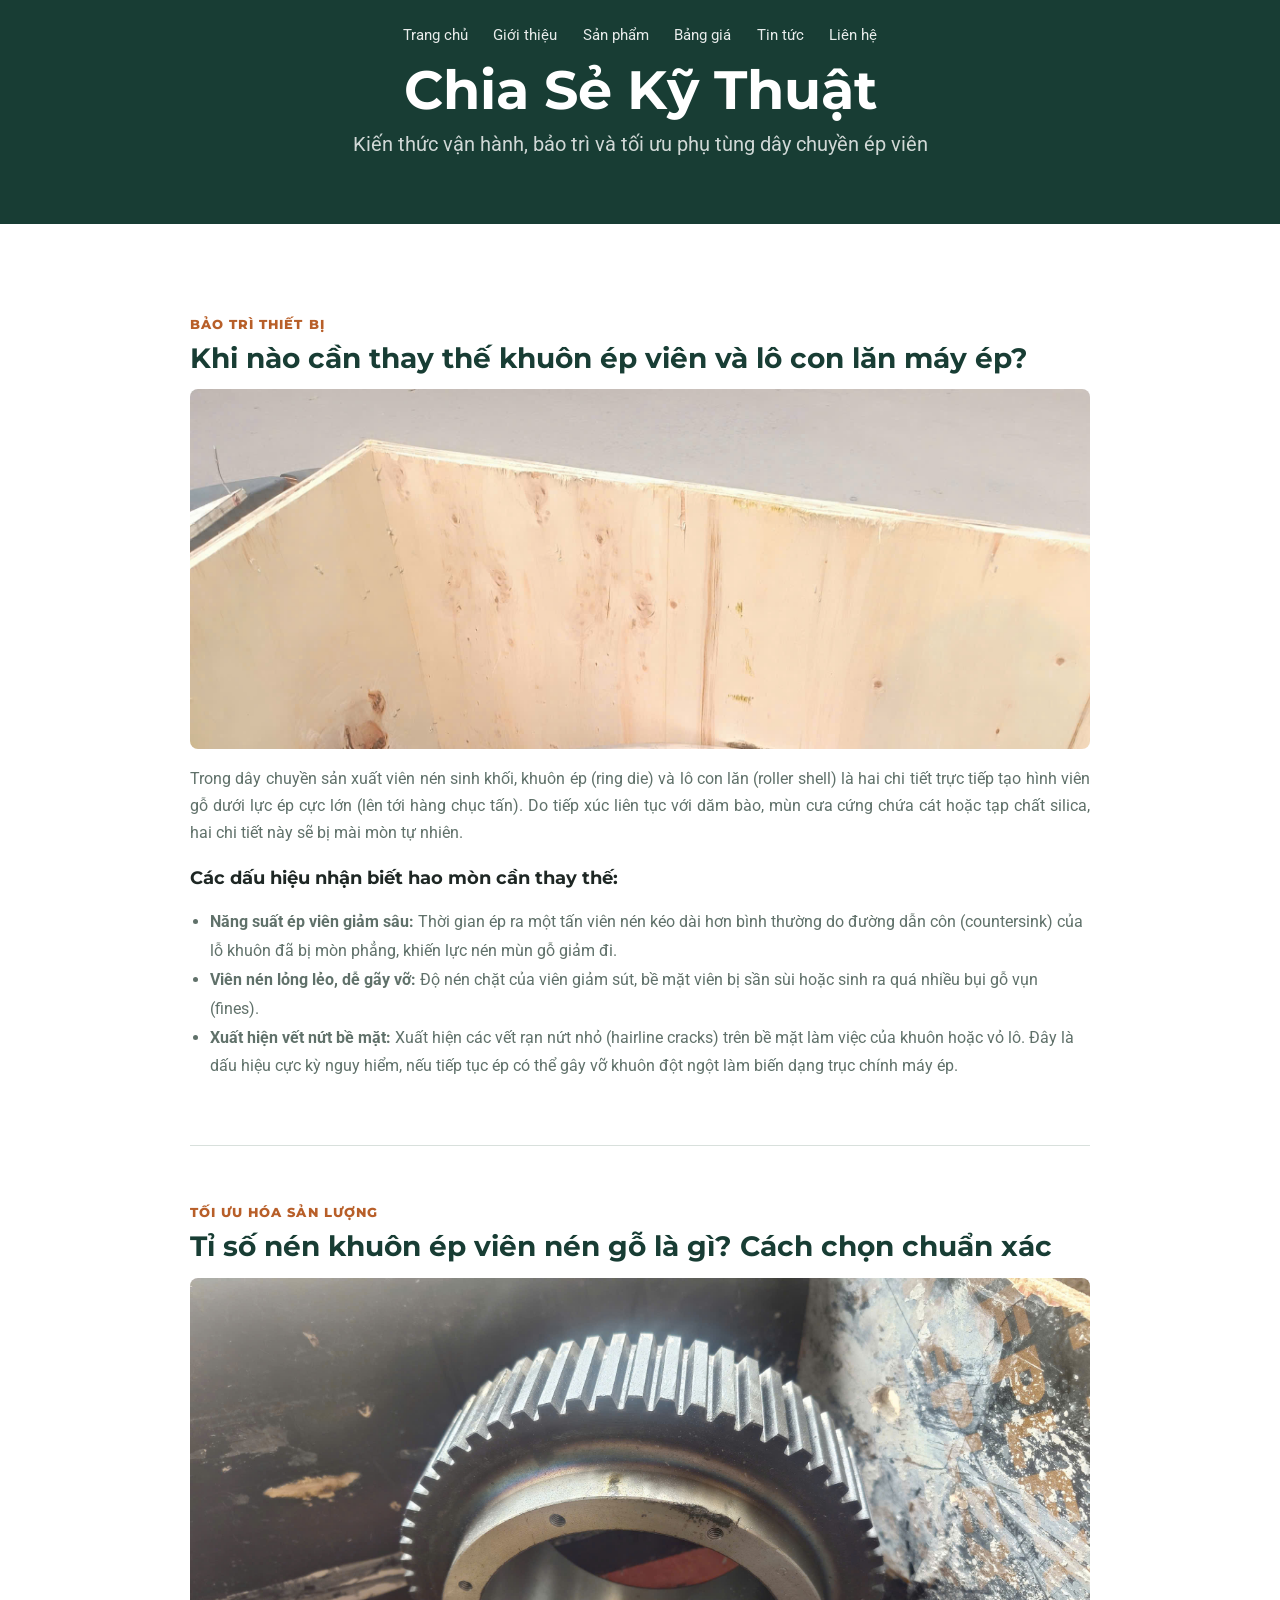
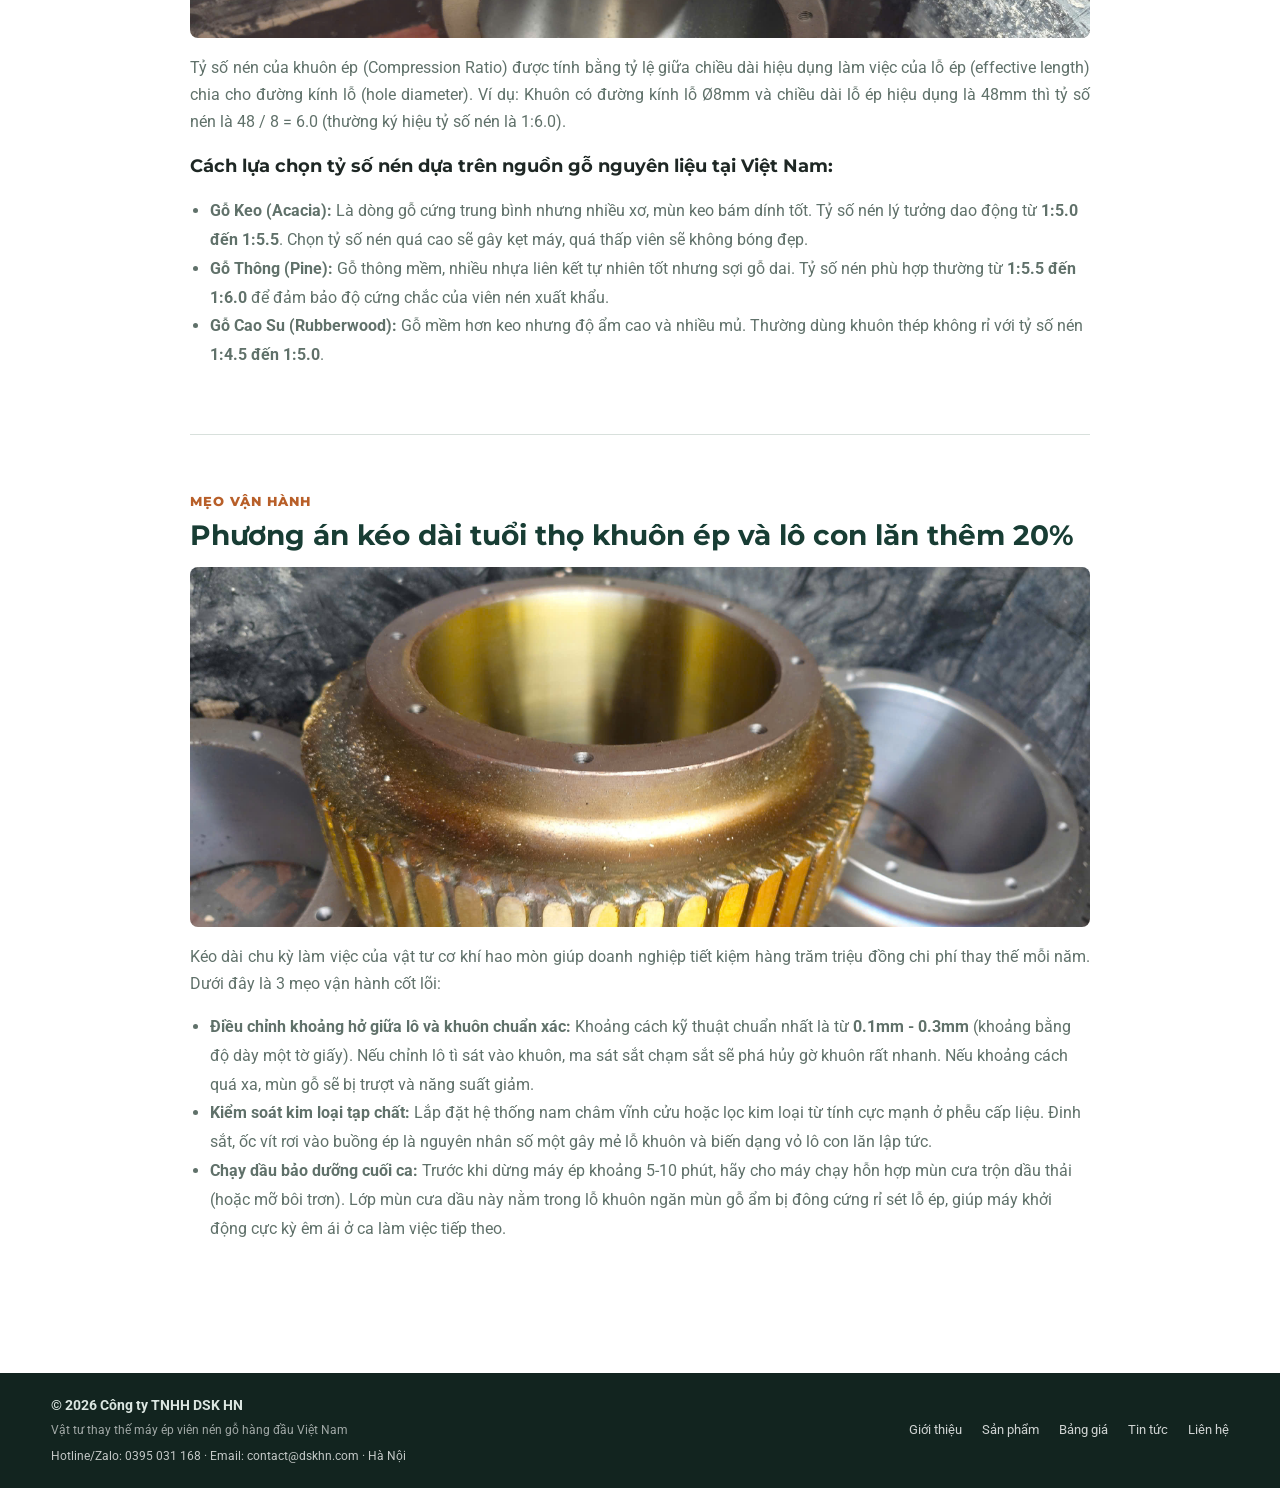
<file: tin-tuc.html>
<!doctype html>
<html lang="vi">
  <head>
    <meta charset="utf-8" />
    <meta name="viewport" content="width=device-width, initial-scale=1" />
    <title>Tin tức & Kỹ thuật | DSK HN</title>
    <meta name="description" content="Xem các bài viết hướng dẫn kỹ thuật lựa chọn tỷ số nén khuôn, bảo dưỡng lô con lăn máy ép viên nén gỗ từ chuyên gia DSK HN." />
    <link rel="stylesheet" href="styles.css?v=7" />
  </head>
  <body>
    <header class="site-header">
      <nav class="main-nav" aria-label="Điều hướng chính">
        <a href="/">Trang chủ</a>
        <a href="gioi-thieu">Giới thiệu</a>
        <a href="san-pham">Sản phẩm</a>
        <a href="bang-gia">Bảng giá</a>
        <a href="tin-tuc">Tin tức</a>
        <a href="lien-he">Liên hệ</a>
      </nav>
    </header>

    <main>
      <section class="page-hero">
        <h1>Chia Sẻ Kỹ Thuật</h1>
        <p>Kiến thức vận hành, bảo trì và tối ưu phụ tùng dây chuyền ép viên</p>
      </section>

      <section class="section" style="background: #fff;">
        <div style="max-width: 900px; margin: 0 auto; display: grid; gap: 56px;">
          
          <article id="bai-1" style="border-bottom: 1px solid var(--line); padding-bottom: 48px;">
            <p class="eyebrow">Bảo trì thiết bị</p>
            <h2 style="margin: 8px 0 16px 0; color: var(--green-dark); font-size: clamp(22px, 3vw, 28px);">
              Khi nào cần thay thế khuôn ép viên và lô con lăn máy ép?
            </h2>
            <div style="margin: 16px 0; max-height: 360px; overflow: hidden; border-radius: var(--radius);">
              <img src="assets/khuon-hop-kim.jpg" alt="Mài mòn cơ khí khuôn ép viên" style="width:100%; height:100%; object-fit:cover;" />
            </div>
            <p style="color: var(--muted); text-align: justify; line-height: 1.7; margin-bottom: 14px;">
              Trong dây chuyền sản xuất viên nén sinh khối, khuôn ép (ring die) và lô con lăn (roller shell) là hai chi tiết trực tiếp tạo hình viên gỗ dưới lực ép cực lớn (lên tới hàng chục tấn). Do tiếp xúc liên tục với dăm bào, mùn cưa cứng chứa cát hoặc tạp chất silica, hai chi tiết này sẽ bị mài mòn tự nhiên.
            </p>
            <h3 style="color: var(--ink); font-size: 18px; margin: 18px 0 8px 0;">Các dấu hiệu nhận biết hao mòn cần thay thế:</h3>
            <ul style="padding-left: 20px; color: var(--muted); line-height: 1.8;">
              <li><strong>Năng suất ép viên giảm sâu:</strong> Thời gian ép ra một tấn viên nén kéo dài hơn bình thường do đường dẫn côn (countersink) của lỗ khuôn đã bị mòn phẳng, khiến lực nén mùn gỗ giảm đi.</li>
              <li><strong>Viên nén lỏng lẻo, dễ gãy vỡ:</strong> Độ nén chặt của viên giảm sút, bề mặt viên bị sần sùi hoặc sinh ra quá nhiều bụi gỗ vụn (fines).</li>
              <li><strong>Xuất hiện vết nứt bề mặt:</strong> Xuất hiện các vết rạn nứt nhỏ (hairline cracks) trên bề mặt làm việc của khuôn hoặc vỏ lô. Đây là dấu hiệu cực kỳ nguy hiểm, nếu tiếp tục ép có thể gây vỡ khuôn đột ngột làm biến dạng trục chính máy ép.</li>
            </ul>
          </article>

          <article id="bai-2" style="border-bottom: 1px solid var(--line); padding-bottom: 48px;">
            <p class="eyebrow">Tối ưu hóa sản lượng</p>
            <h2 style="margin: 8px 0 16px 0; color: var(--green-dark); font-size: clamp(22px, 3vw, 28px);">
              Tỉ số nén khuôn ép viên nén gỗ là gì? Cách chọn chuẩn xác
            </h2>
            <div style="margin: 16px 0; max-height: 360px; overflow: hidden; border-radius: var(--radius);">
              <img src="assets/lo-thep-o-lan.jpg" alt="Đo thông số tỷ số nén khuôn" style="width:100%; height:100%; object-fit:cover;" />
            </div>
            <p style="color: var(--muted); text-align: justify; line-height: 1.7; margin-bottom: 14px;">
              Tỷ số nén của khuôn ép (Compression Ratio) được tính bằng tỷ lệ giữa chiều dài hiệu dụng làm việc của lỗ ép (effective length) chia cho đường kính lỗ (hole diameter). Ví dụ: Khuôn có đường kính lỗ Ø8mm và chiều dài lỗ ép hiệu dụng là 48mm thì tỷ số nén là 48 / 8 = 6.0 (thường ký hiệu tỷ số nén là 1:6.0).
            </p>
            <h3 style="color: var(--ink); font-size: 18px; margin: 18px 0 8px 0;">Cách lựa chọn tỷ số nén dựa trên nguồn gỗ nguyên liệu tại Việt Nam:</h3>
            <ul style="padding-left: 20px; color: var(--muted); line-height: 1.8;">
              <li><strong>Gỗ Keo (Acacia):</strong> Là dòng gỗ cứng trung bình nhưng nhiều xơ, mùn keo bám dính tốt. Tỷ số nén lý tưởng dao động từ <strong>1:5.0 đến 1:5.5</strong>. Chọn tỷ số nén quá cao sẽ gây kẹt máy, quá thấp viên sẽ không bóng đẹp.</li>
              <li><strong>Gỗ Thông (Pine):</strong> Gỗ thông mềm, nhiều nhựa liên kết tự nhiên tốt nhưng sợi gỗ dai. Tỷ số nén phù hợp thường từ <strong>1:5.5 đến 1:6.0</strong> để đảm bảo độ cứng chắc của viên nén xuất khẩu.</li>
              <li><strong>Gỗ Cao Su (Rubberwood):</strong> Gỗ mềm hơn keo nhưng độ ẩm cao và nhiều mủ. Thường dùng khuôn thép không rỉ với tỷ số nén <strong>1:4.5 đến 1:5.0</strong>.</li>
            </ul>
          </article>

          <article id="bai-3" style="padding-bottom: 24px;">
            <p class="eyebrow">Mẹo vận hành</p>
            <h2 style="margin: 8px 0 16px 0; color: var(--green-dark); font-size: clamp(22px, 3vw, 28px);">
              Phương án kéo dài tuổi thọ khuôn ép và lô con lăn thêm 20%
            </h2>
            <div style="margin: 16px 0; max-height: 360px; overflow: hidden; border-radius: var(--radius);">
              <img src="assets/lo-thep-han.jpg" alt="Điều chỉnh khoảng cách khuôn và lô" style="width:100%; height:100%; object-fit:cover;" />
            </div>
            <p style="color: var(--muted); text-align: justify; line-height: 1.7; margin-bottom: 14px;">
              Kéo dài chu kỳ làm việc của vật tư cơ khí hao mòn giúp doanh nghiệp tiết kiệm hàng trăm triệu đồng chi phí thay thế mỗi năm. Dưới đây là 3 mẹo vận hành cốt lõi:
            </p>
            <ul style="padding-left: 20px; color: var(--muted); line-height: 1.8;">
              <li><strong>Điều chỉnh khoảng hở giữa lô và khuôn chuẩn xác:</strong> Khoảng cách kỹ thuật chuẩn nhất là từ <strong>0.1mm - 0.3mm</strong> (khoảng bằng độ dày một tờ giấy). Nếu chỉnh lô tì sát vào khuôn, ma sát sắt chạm sắt sẽ phá hủy gờ khuôn rất nhanh. Nếu khoảng cách quá xa, mùn gỗ sẽ bị trượt và năng suất giảm.</li>
              <li><strong>Kiểm soát kim loại tạp chất:</strong> Lắp đặt hệ thống nam châm vĩnh cửu hoặc lọc kim loại từ tính cực mạnh ở phễu cấp liệu. Đinh sắt, ốc vít rơi vào buồng ép là nguyên nhân số một gây mẻ lỗ khuôn và biến dạng vỏ lô con lăn lập tức.</li>
              <li><strong>Chạy dầu bảo dưỡng cuối ca:</strong> Trước khi dừng máy ép khoảng 5-10 phút, hãy cho máy chạy hỗn hợp mùn cưa trộn dầu thải (hoặc mỡ bôi trơn). Lớp mùn cưa dầu này nằm trong lỗ khuôn ngăn mùn gỗ ẩm bị đông cứng rỉ sét lỗ ép, giúp máy khởi động cực kỳ êm ái ở ca làm việc tiếp theo.</li>
            </ul>
          </article>

        </div>
      </section>
    </main>

    <footer class="site-footer">
      <div>
        <strong>© 2026 Công ty TNHH DSK HN</strong>
        <p style="margin: 4px 0 0; font-size: 12px; color: rgba(255, 255, 255, 0.6);">
          Vật tư thay thế máy ép viên nén gỗ hàng đầu Việt Nam
        </p>
        <p style="margin: 8px 0 0; font-size: 12px; color: rgba(255, 255, 255, 0.75);">
          Hotline/Zalo: <a href="tel:+84395031168" style="color: inherit;">0395 031 168</a>
          · Email: <a href="mailto:contact@dskhn.com" style="color: inherit;">contact@dskhn.com</a>
          · Hà Nội
        </p>
      </div>
      <div style="display: flex; gap: 20px; font-size: 13px; flex-wrap: wrap;">
        <a href="gioi-thieu" style="color: rgba(255, 255, 255, 0.8);">Giới thiệu</a>
        <a href="san-pham" style="color: rgba(255, 255, 255, 0.8);">Sản phẩm</a>
        <a href="bang-gia" style="color: rgba(255, 255, 255, 0.8);">Bảng giá</a>
        <a href="tin-tuc" style="color: rgba(255, 255, 255, 0.8);">Tin tức</a>
        <a href="lien-he" style="color: rgba(255, 255, 255, 0.8);">Liên hệ</a>
      </div>
    </footer>

    <script src="script.js?v=8"></script>
  </body>
</html>
</file>
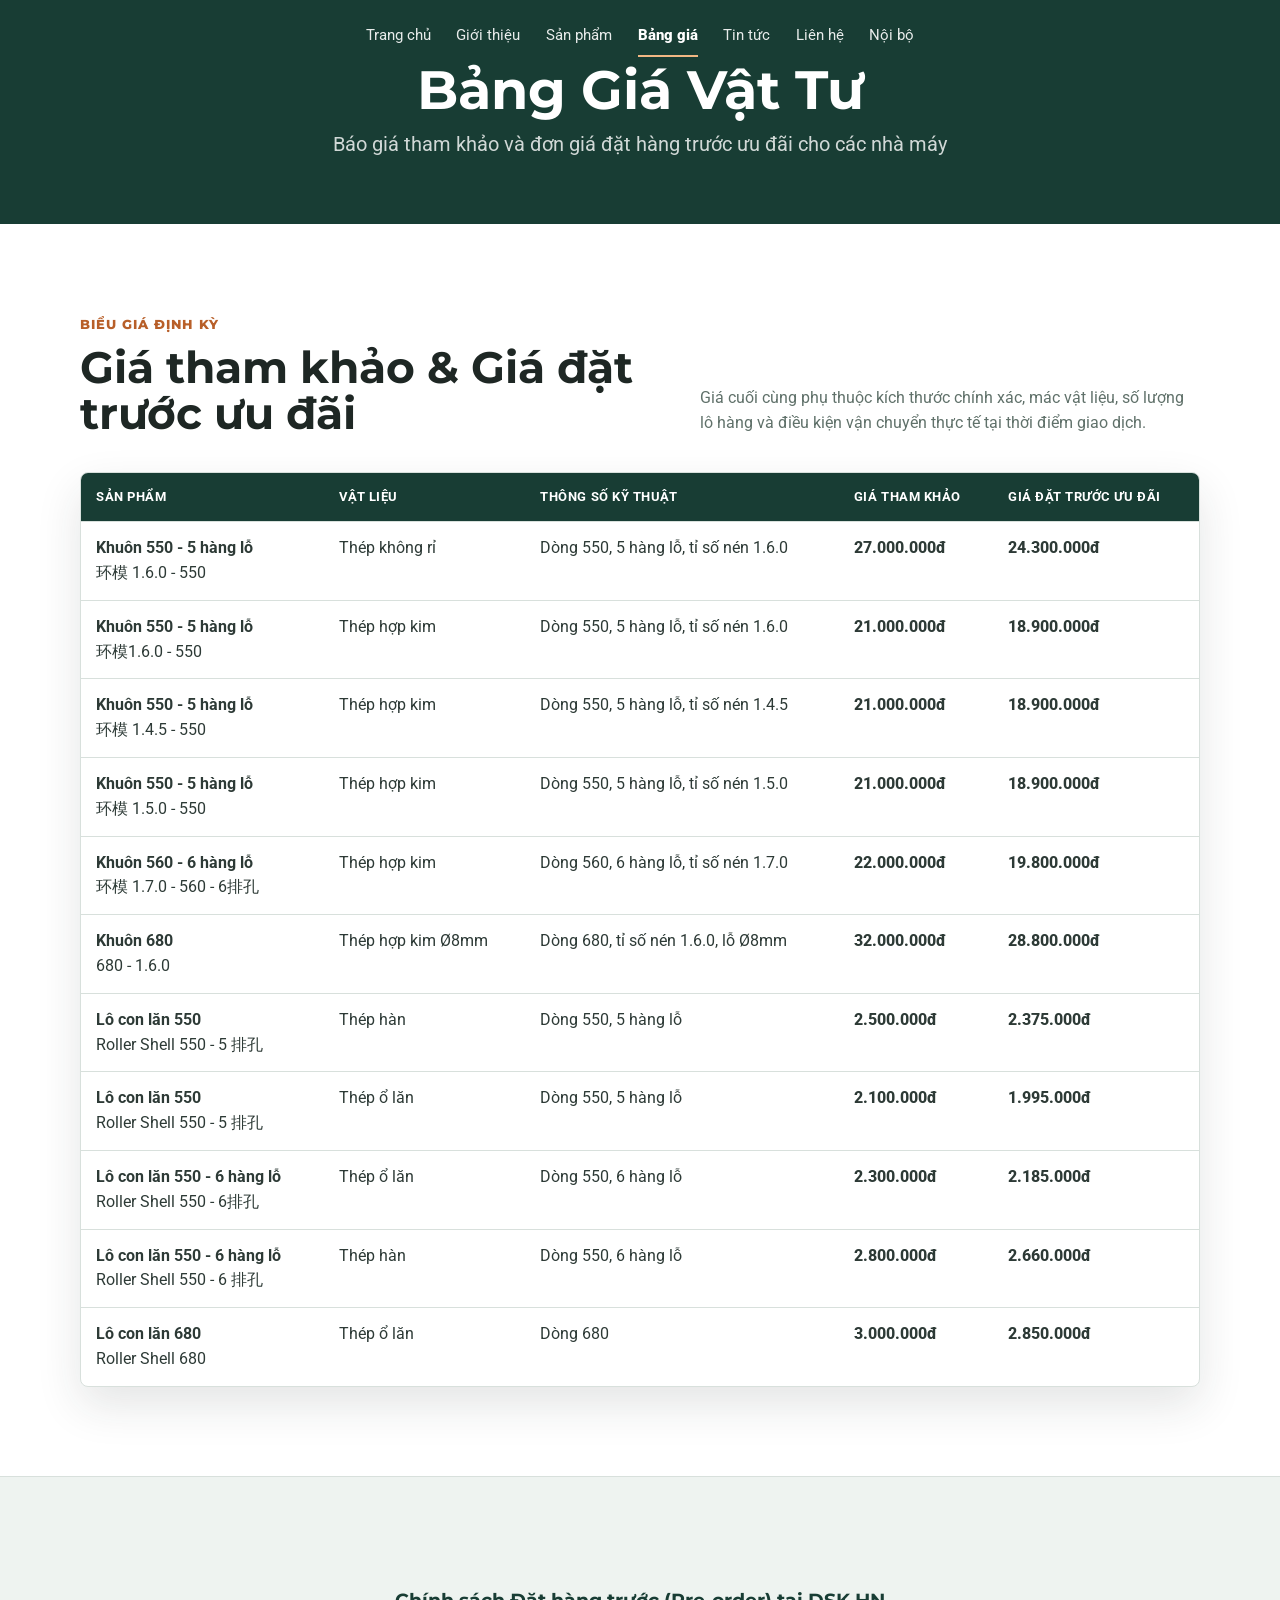
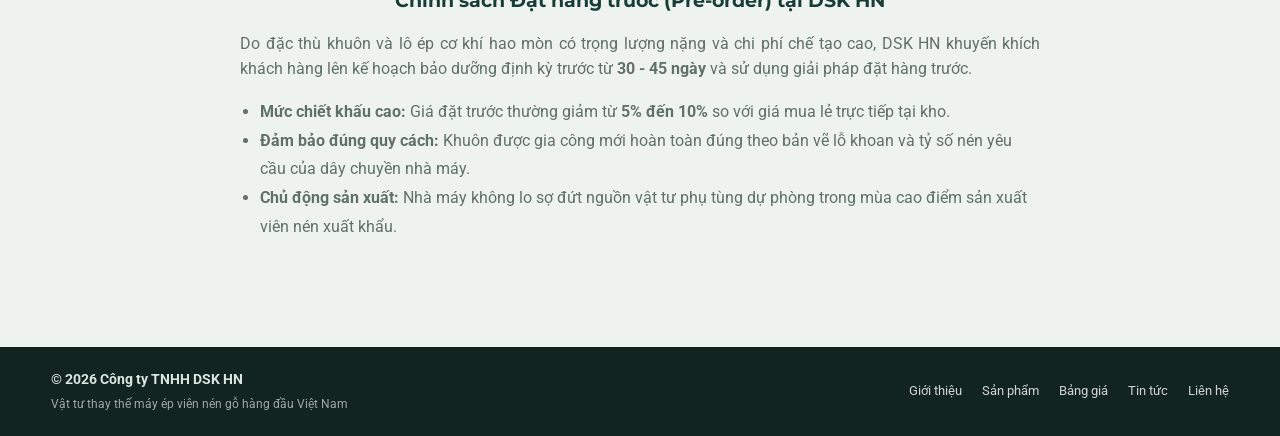
<file: DSK_Vật_Tư_VNG/bang-gia.html>
<!doctype html>
<html lang="vi">
  <head>
    <meta charset="utf-8" />
    <meta name="viewport" content="width=device-width, initial-scale=1" />
    <title>Bảng giá | DSK HN</title>
    <meta name="description" content="Xem bảng giá chi tiết tham khảo và giá đặt trước ưu đãi cho khuôn đúc, lô con lăn từ Công ty TNHH DSK HN." />
    <link rel="stylesheet" href="styles.css?v=7" />
  </head>
  <body>
    <header class="site-header">
      <nav class="main-nav" aria-label="Điều hướng chính">
        <a href="index.html">Trang chủ</a>
        <a href="gioi-thieu.html">Giới thiệu</a>
        <a href="san-pham.html">Sản phẩm</a>
        <a href="bang-gia.html">Bảng giá</a>
        <a href="tin-tuc.html">Tin tức</a>
        <a href="lien-he.html">Liên hệ</a>
        <a href="noi-bo.html" id="nav-internal">Nội bộ</a>
      </nav>
    </header>

    <main>
      <section class="page-hero">
        <h1>Bảng Giá Vật Tư</h1>
        <p>Báo giá tham khảo và đơn giá đặt hàng trước ưu đãi cho các nhà máy</p>
      </section>

      <section class="section price-section" id="bang-gia">
        <div class="section-heading split-heading" style="margin-bottom: 36px;">
          <div>
            <p class="eyebrow">Biểu giá định kỳ</p>
            <h2>Giá tham khảo & Giá đặt trước ưu đãi</h2>
          </div>
          <p class="section-note" style="max-width: 500px;">
            Giá cuối cùng phụ thuộc kích thước chính xác, mác vật liệu, số lượng lô hàng và điều kiện vận chuyển thực tế tại thời điểm giao dịch.
          </p>
        </div>
        <div class="table-shell">
          <table>
            <thead>
              <tr>
                <th>Sản phẩm</th>
                <th>Vật liệu</th>
                <th>Thông số kỹ thuật</th>
                <th>Giá tham khảo</th>
                <th>Giá đặt trước ưu đãi</th>
              </tr>
            </thead>
            <tbody id="publicPriceBody"></tbody>
          </table>
        </div>
      </section>

      <section class="section" style="background: #eef3f0; border-top: 1px solid var(--line);">
        <div style="max-width: 800px; margin: 0 auto;">
          <h3 style="color: var(--green-dark); margin-bottom: 16px; text-align: center;">Chính sách Đặt hàng trước (Pre-order) tại DSK HN</h3>
          <p style="color: var(--muted); text-align: justify; line-height: 1.6; margin-bottom: 12px;">
            Do đặc thù khuôn và lô ép cơ khí hao mòn có trọng lượng nặng và chi phí chế tạo cao, DSK HN khuyến khích khách hàng lên kế hoạch bảo dưỡng định kỳ trước từ <strong>30 - 45 ngày</strong> và sử dụng giải pháp đặt hàng trước.
          </p>
          <ul style="padding-left: 20px; color: var(--muted); line-height: 1.8;">
            <li><strong>Mức chiết khấu cao:</strong> Giá đặt trước thường giảm từ <strong>5% đến 10%</strong> so với giá mua lẻ trực tiếp tại kho.</li>
            <li><strong>Đảm bảo đúng quy cách:</strong> Khuôn được gia công mới hoàn toàn đúng theo bản vẽ lỗ khoan và tỷ số nén yêu cầu của dây chuyền nhà máy.</li>
            <li><strong>Chủ động sản xuất:</strong> Nhà máy không lo sợ đứt nguồn vật tư phụ tùng dự phòng trong mùa cao điểm sản xuất viên nén xuất khẩu.</li>
          </ul>
        </div>
      </section>
    </main>

    <footer class="site-footer">
      <div>
        <strong>© 2026 Công ty TNHH DSK HN</strong>
        <p style="margin: 4px 0 0; font-size: 12px; color: rgba(255, 255, 255, 0.6);">
          Vật tư thay thế máy ép viên nén gỗ hàng đầu Việt Nam
        </p>
      </div>
      <div style="display: flex; gap: 20px; font-size: 13px; flex-wrap: wrap;">
        <a href="gioi-thieu.html" style="color: rgba(255, 255, 255, 0.8);">Giới thiệu</a>
        <a href="san-pham.html" style="color: rgba(255, 255, 255, 0.8);">Sản phẩm</a>
        <a href="bang-gia.html" style="color: rgba(255, 255, 255, 0.8);">Bảng giá</a>
        <a href="tin-tuc.html" style="color: rgba(255, 255, 255, 0.8);">Tin tức</a>
        <a href="lien-he.html" style="color: rgba(255, 255, 255, 0.8);">Liên hệ</a>
      </div>
    </footer>

    <script src="script.js?v=7"></script>
  </body>
</html>
</file>
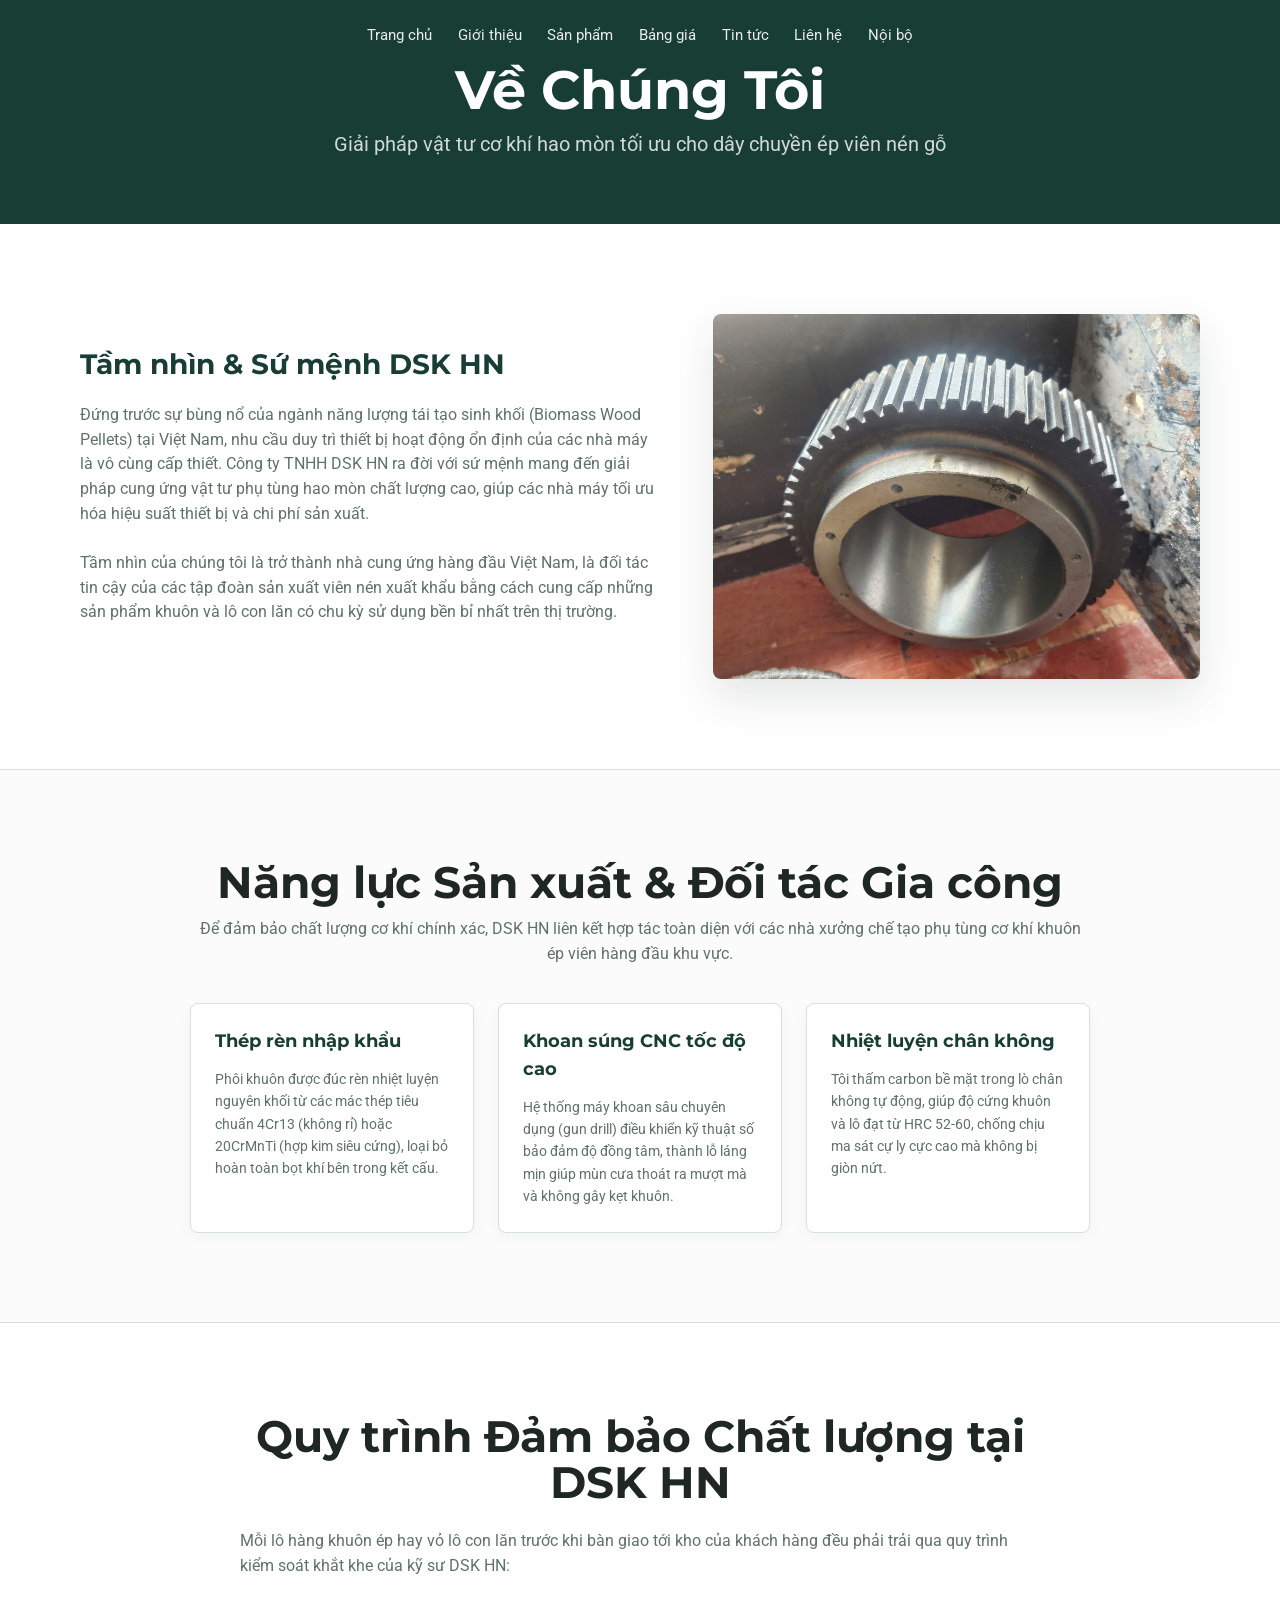
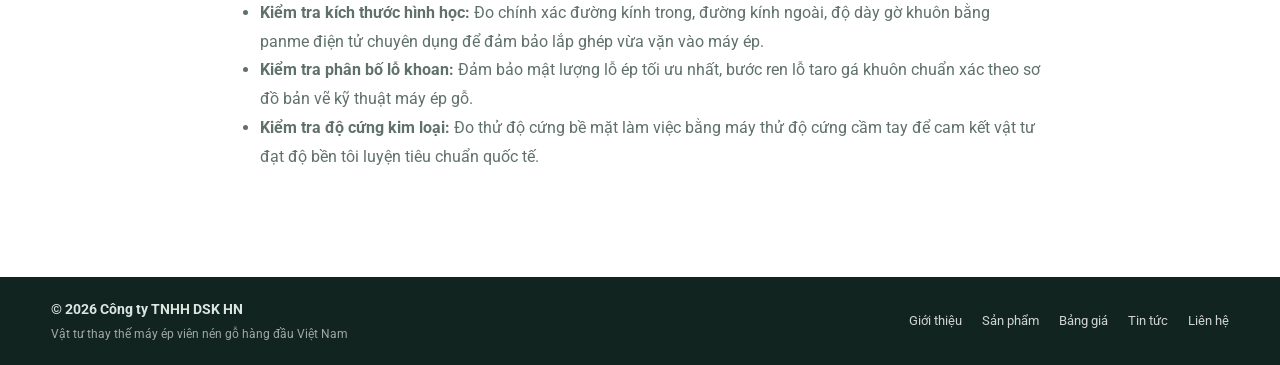
<file: DSK_Vật_Tư_VNG/gioi-thieu.html>
<!doctype html>
<html lang="vi">
  <head>
    <meta charset="utf-8" />
    <meta name="viewport" content="width=device-width, initial-scale=1" />
    <title>Giới thiệu | DSK HN</title>
    <meta name="description" content="Tìm hiểu về năng lực cung cấp khuôn ép viên, lô con lăn và quy trình đảm bảo chất lượng vật tư của Công ty TNHH DSK HN." />
    <link rel="stylesheet" href="styles.css?v=7" />
  </head>
  <body>
    <header class="site-header">
      <nav class="main-nav" aria-label="Điều hướng chính">
        <a href="index.html">Trang chủ</a>
        <a href="gioi-thieu.html">Giới thiệu</a>
        <a href="san-pham.html">Sản phẩm</a>
        <a href="bang-gia.html">Bảng giá</a>
        <a href="tin-tuc.html">Tin tức</a>
        <a href="lien-he.html">Liên hệ</a>
        <a href="noi-bo.html" id="nav-internal">Nội bộ</a>
      </nav>
    </header>

    <main>
      <section class="page-hero">
        <h1>Về Chúng Tôi</h1>
        <p>Giải pháp vật tư cơ khí hao mòn tối ưu cho dây chuyền ép viên nén gỗ</p>
      </section>

      <section class="section" style="background: #fff;">
        <div class="about-block">
          <div class="about-block-content">
            <h3>Tầm nhìn & Sứ mệnh DSK HN</h3>
            <p>
              Đứng trước sự bùng nổ của ngành năng lượng tái tạo sinh khối (Biomass Wood Pellets) tại Việt Nam, nhu cầu duy trì thiết bị hoạt động ổn định của các nhà máy là vô cùng cấp thiết. Công ty TNHH DSK HN ra đời với sứ mệnh mang đến giải pháp cung ứng vật tư phụ tùng hao mòn chất lượng cao, giúp các nhà máy tối ưu hóa hiệu suất thiết bị và chi phí sản xuất.
            </p>
            <p>
              Tầm nhìn của chúng tôi là trở thành nhà cung ứng hàng đầu Việt Nam, là đối tác tin cậy của các tập đoàn sản xuất viên nén xuất khẩu bằng cách cung cấp những sản phẩm khuôn và lô con lăn có chu kỳ sử dụng bền bỉ nhất trên thị trường.
            </p>
          </div>
          <div class="about-block-media">
            <img src="assets/lo-thep-o-lan.jpg" alt="Vật tư DSK HN lắp đặt thực tế" />
          </div>
        </div>
      </section>

      <section class="section" style="background: #fbfbfc; border-top: 1px solid var(--line);">
        <div class="section-heading" style="max-width: 900px; margin: 0 auto 36px;">
          <h2 style="text-align: center;">Năng lực Sản xuất & Đối tác Gia công</h2>
          <p style="text-align: center; color: var(--muted); margin-top: 12px;">
            Để đảm bảo chất lượng cơ khí chính xác, DSK HN liên kết hợp tác toàn diện với các nhà xưởng chế tạo phụ tùng cơ khí khuôn ép viên hàng đầu khu vực.
          </p>
        </div>
        <div class="values-grid" style="max-width: 900px; margin: 0 auto;">
          <div class="value-card" style="padding: 24px;">
            <h3>Thép rèn nhập khẩu</h3>
            <p>Phôi khuôn được đúc rèn nhiệt luyện nguyên khối từ các mác thép tiêu chuẩn 4Cr13 (không rỉ) hoặc 20CrMnTi (hợp kim siêu cứng), loại bỏ hoàn toàn bọt khí bên trong kết cấu.</p>
          </div>
          <div class="value-card" style="padding: 24px;">
            <h3>Khoan súng CNC tốc độ cao</h3>
            <p>Hệ thống máy khoan sâu chuyên dụng (gun drill) điều khiển kỹ thuật số bảo đảm độ đồng tâm, thành lỗ láng mịn giúp mùn cưa thoát ra mượt mà và không gây kẹt khuôn.</p>
          </div>
          <div class="value-card" style="padding: 24px;">
            <h3>Nhiệt luyện chân không</h3>
            <p>Tôi thấm carbon bề mặt trong lò chân không tự động, giúp độ cứng khuôn và lô đạt từ HRC 52-60, chống chịu ma sát cự ly cực cao mà không bị giòn nứt.</p>
          </div>
        </div>
      </section>

      <section class="section" style="background: #fff; border-top: 1px solid var(--line);">
        <div style="max-width: 800px; margin: 0 auto;">
          <h2 style="text-align: center; margin-bottom: 24px;">Quy trình Đảm bảo Chất lượng tại DSK HN</h2>
          <p style="color: var(--muted); margin-bottom: 20px;">
            Mỗi lô hàng khuôn ép hay vỏ lô con lăn trước khi bàn giao tới kho của khách hàng đều phải trải qua quy trình kiểm soát khắt khe của kỹ sư DSK HN:
          </p>
          <ul style="padding-left: 20px; color: var(--muted); line-height: 1.8;">
            <li><strong>Kiểm tra kích thước hình học:</strong> Đo chính xác đường kính trong, đường kính ngoài, độ dày gờ khuôn bằng panme điện tử chuyên dụng để đảm bảo lắp ghép vừa vặn vào máy ép.</li>
            <li><strong>Kiểm tra phân bố lỗ khoan:</strong> Đảm bảo mật lượng lỗ ép tối ưu nhất, bước ren lỗ taro gá khuôn chuẩn xác theo sơ đồ bản vẽ kỹ thuật máy ép gỗ.</li>
            <li><strong>Kiểm tra độ cứng kim loại:</strong> Đo thử độ cứng bề mặt làm việc bằng máy thử độ cứng cầm tay để cam kết vật tư đạt độ bền tôi luyện tiêu chuẩn quốc tế.</li>
          </ul>
        </div>
      </section>
    </main>

    <footer class="site-footer">
      <div>
        <strong>© 2026 Công ty TNHH DSK HN</strong>
        <p style="margin: 4px 0 0; font-size: 12px; color: rgba(255, 255, 255, 0.6);">
          Vật tư thay thế máy ép viên nén gỗ hàng đầu Việt Nam
        </p>
      </div>
      <div style="display: flex; gap: 20px; font-size: 13px; flex-wrap: wrap;">
        <a href="gioi-thieu.html" style="color: rgba(255, 255, 255, 0.8);">Giới thiệu</a>
        <a href="san-pham.html" style="color: rgba(255, 255, 255, 0.8);">Sản phẩm</a>
        <a href="bang-gia.html" style="color: rgba(255, 255, 255, 0.8);">Bảng giá</a>
        <a href="tin-tuc.html" style="color: rgba(255, 255, 255, 0.8);">Tin tức</a>
        <a href="lien-he.html" style="color: rgba(255, 255, 255, 0.8);">Liên hệ</a>
      </div>
    </footer>

    <script src="script.js?v=7"></script>
  </body>
</html>
</file>
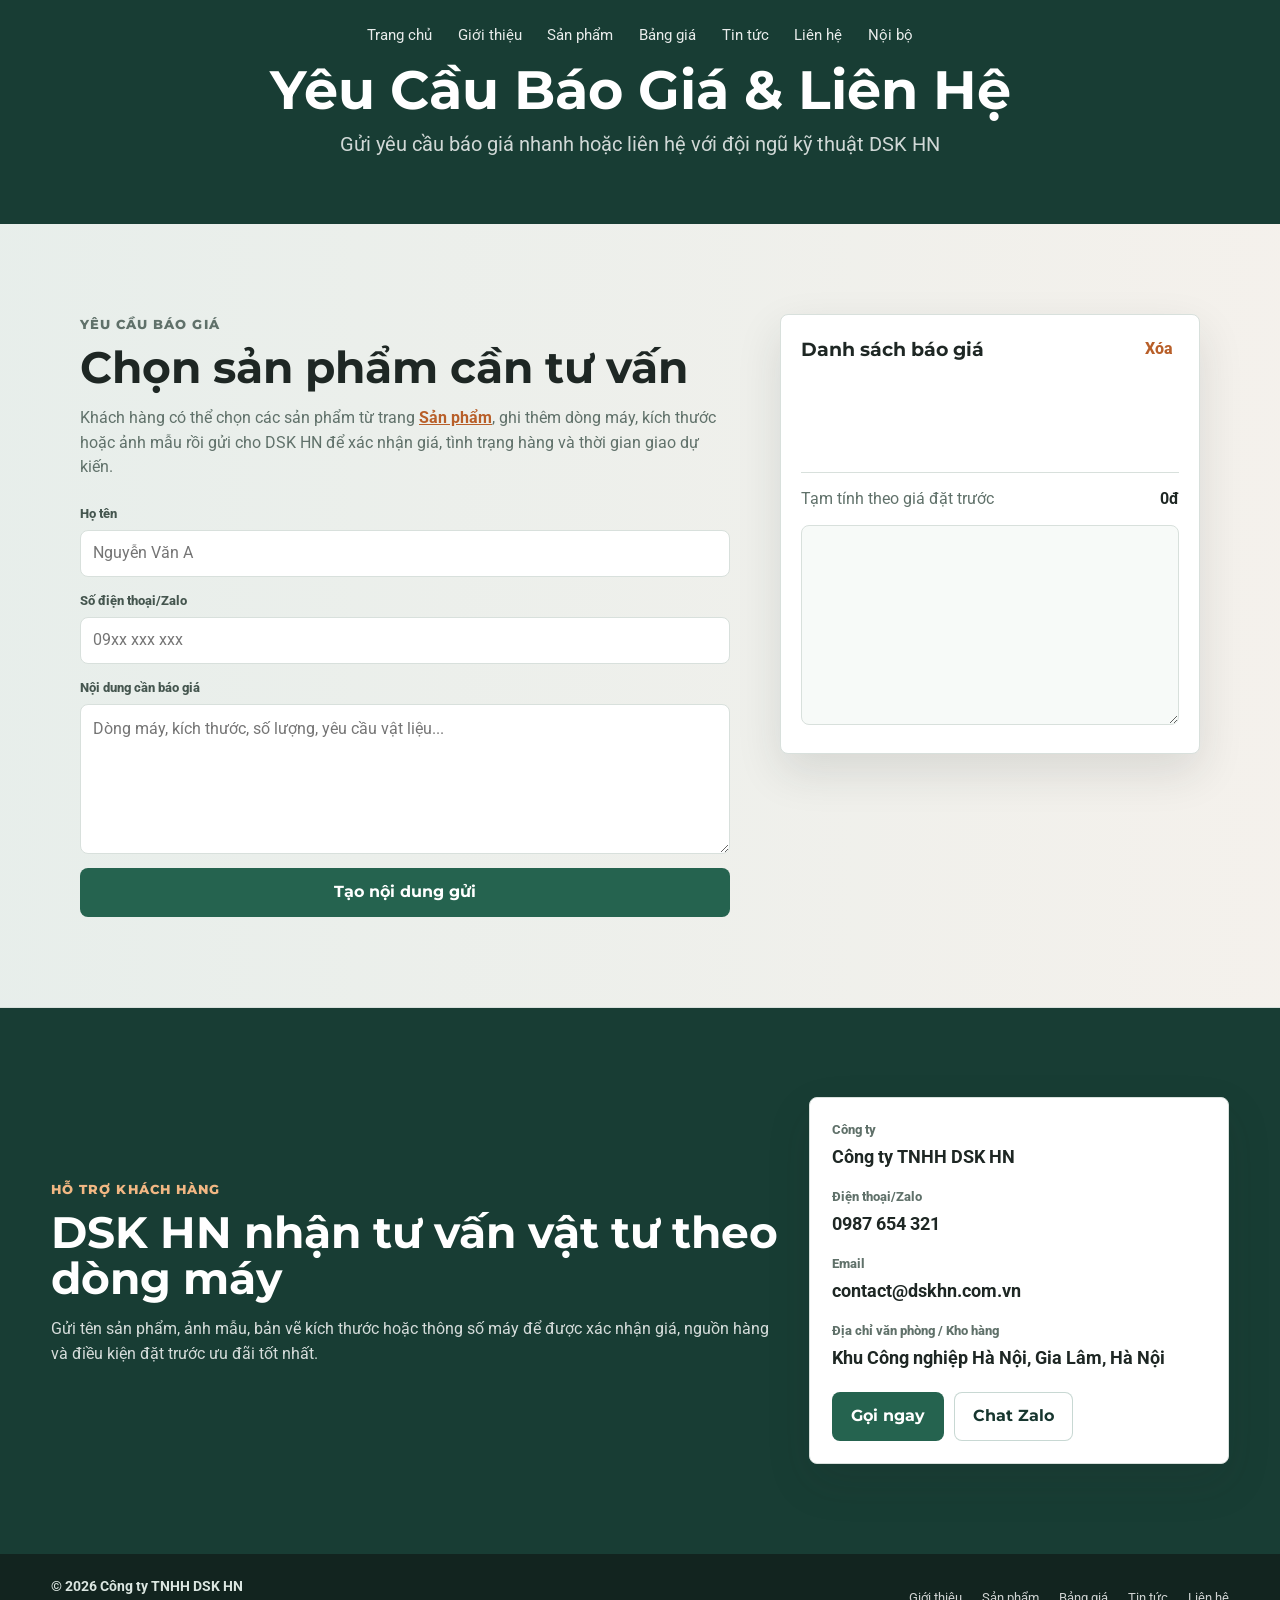
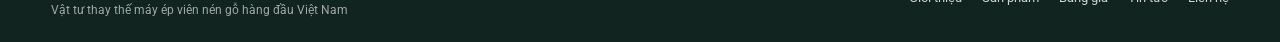
<file: DSK_Vật_Tư_VNG/lien-he.html>
<!doctype html>
<html lang="vi">
  <head>
    <meta charset="utf-8" />
    <meta name="viewport" content="width=device-width, initial-scale=1" />
    <title>Liên hệ | DSK HN</title>
    <meta name="description" content="Liên hệ Công ty TNHH DSK HN để nhận báo giá vật tư cơ khí khuôn ép viên, lô con lăn theo máy mùn cưa gỗ." />
    <link rel="stylesheet" href="styles.css?v=7" />
  </head>
  <body>
    <header class="site-header">
      <nav class="main-nav" aria-label="Điều hướng chính">
        <a href="index.html">Trang chủ</a>
        <a href="gioi-thieu.html">Giới thiệu</a>
        <a href="san-pham.html">Sản phẩm</a>
        <a href="bang-gia.html">Bảng giá</a>
        <a href="tin-tuc.html">Tin tức</a>
        <a href="lien-he.html">Liên hệ</a>
        <a href="noi-bo.html" id="nav-internal">Nội bộ</a>
      </nav>
    </header>

    <main>
      <section class="page-hero">
        <h1>Yêu Cầu Báo Giá & Liên Hệ</h1>
        <p>Gửi yêu cầu báo giá nhanh hoặc liên hệ với đội ngũ kỹ thuật DSK HN</p>
      </section>

      <section class="section quote-section" id="bao-gia">
        <div class="quote-layout">
          <div>
            <p class="eyebrow">Yêu cầu báo giá</p>
            <h2>Chọn sản phẩm cần tư vấn</h2>
            <p>
              Khách hàng có thể chọn các sản phẩm từ trang <a href="san-pham.html" style="color:var(--copper); font-weight:700; text-decoration: underline;">Sản phẩm</a>, ghi thêm dòng máy, kích thước hoặc ảnh mẫu rồi gửi cho DSK HN để xác nhận giá, tình trạng hàng và thời gian giao dự kiến.
            </p>
            <form class="quote-form" id="quoteForm">
              <label>
                <span>Họ tên</span>
                <input name="name" type="text" placeholder="Nguyễn Văn A" required />
              </label>
              <label>
                <span>Số điện thoại/Zalo</span>
                <input name="phone" type="tel" placeholder="09xx xxx xxx" required />
              </label>
              <label>
                <span>Nội dung cần báo giá</span>
                <textarea name="message" rows="5" placeholder="Dòng máy, kích thước, số lượng, yêu cầu vật liệu..."></textarea>
              </label>
              <button class="btn btn-primary" type="submit">Tạo nội dung gửi</button>
            </form>
          </div>

          <aside class="quote-panel" aria-labelledby="quote-title">
            <div class="quote-panel-header">
              <h3 id="quote-title">Danh sách báo giá</h3>
              <button class="text-button" type="button" id="clearQuote">Xóa</button>
            </div>
            <ul class="quote-list" id="quoteList"></ul>
            <div class="quote-total">
              <span>Tạm tính theo giá đặt trước</span>
              <strong id="quoteTotal">0đ</strong>
            </div>
            <textarea id="quoteOutput" readonly rows="7" aria-label="Nội dung báo giá đã tạo"></textarea>
          </aside>
        </div>
      </section>

      <section class="section contact-section" id="lien-he" style="border-top:1px solid var(--line);">
        <div class="contact-copy">
          <p class="eyebrow">Hỗ trợ khách hàng</p>
          <h2>DSK HN nhận tư vấn vật tư theo dòng máy</h2>
          <p>
            Gửi tên sản phẩm, ảnh mẫu, bản vẽ kích thước hoặc thông số máy để được xác nhận giá, nguồn hàng và điều kiện đặt trước ưu đãi tốt nhất.
          </p>
        </div>
        <div class="contact-card">
          <div>
            <span>Công ty</span>
            <strong>Công ty TNHH DSK HN</strong>
          </div>
          <div>
            <span>Điện thoại/Zalo</span>
            <strong>0987 654 321</strong>
          </div>
          <div>
            <span>Email</span>
            <strong>contact@dskhn.com.vn</strong>
          </div>
          <div>
            <span>Địa chỉ văn phòng / Kho hàng</span>
            <strong>Khu Công nghiệp Hà Nội, Gia Lâm, Hà Nội</strong>
          </div>
          <div class="contact-actions">
            <a class="btn btn-primary" href="tel:+84987654321">Gọi ngay</a>
            <a class="btn btn-secondary" href="https://zalo.me/0987654321" target="_blank" rel="noopener">Chat Zalo</a>
          </div>
        </div>
      </section>
    </main>

    <footer class="site-footer">
      <div>
        <strong>© 2026 Công ty TNHH DSK HN</strong>
        <p style="margin: 4px 0 0; font-size: 12px; color: rgba(255, 255, 255, 0.6);">
          Vật tư thay thế máy ép viên nén gỗ hàng đầu Việt Nam
        </p>
      </div>
      <div style="display: flex; gap: 20px; font-size: 13px; flex-wrap: wrap;">
        <a href="gioi-thieu.html" style="color: rgba(255, 255, 255, 0.8);">Giới thiệu</a>
        <a href="san-pham.html" style="color: rgba(255, 255, 255, 0.8);">Sản phẩm</a>
        <a href="bang-gia.html" style="color: rgba(255, 255, 255, 0.8);">Bảng giá</a>
        <a href="tin-tuc.html" style="color: rgba(255, 255, 255, 0.8);">Tin tức</a>
        <a href="lien-he.html" style="color: rgba(255, 255, 255, 0.8);">Liên hệ</a>
      </div>
    </footer>

    <script src="script.js?v=7"></script>
  </body>
</html>
</file>
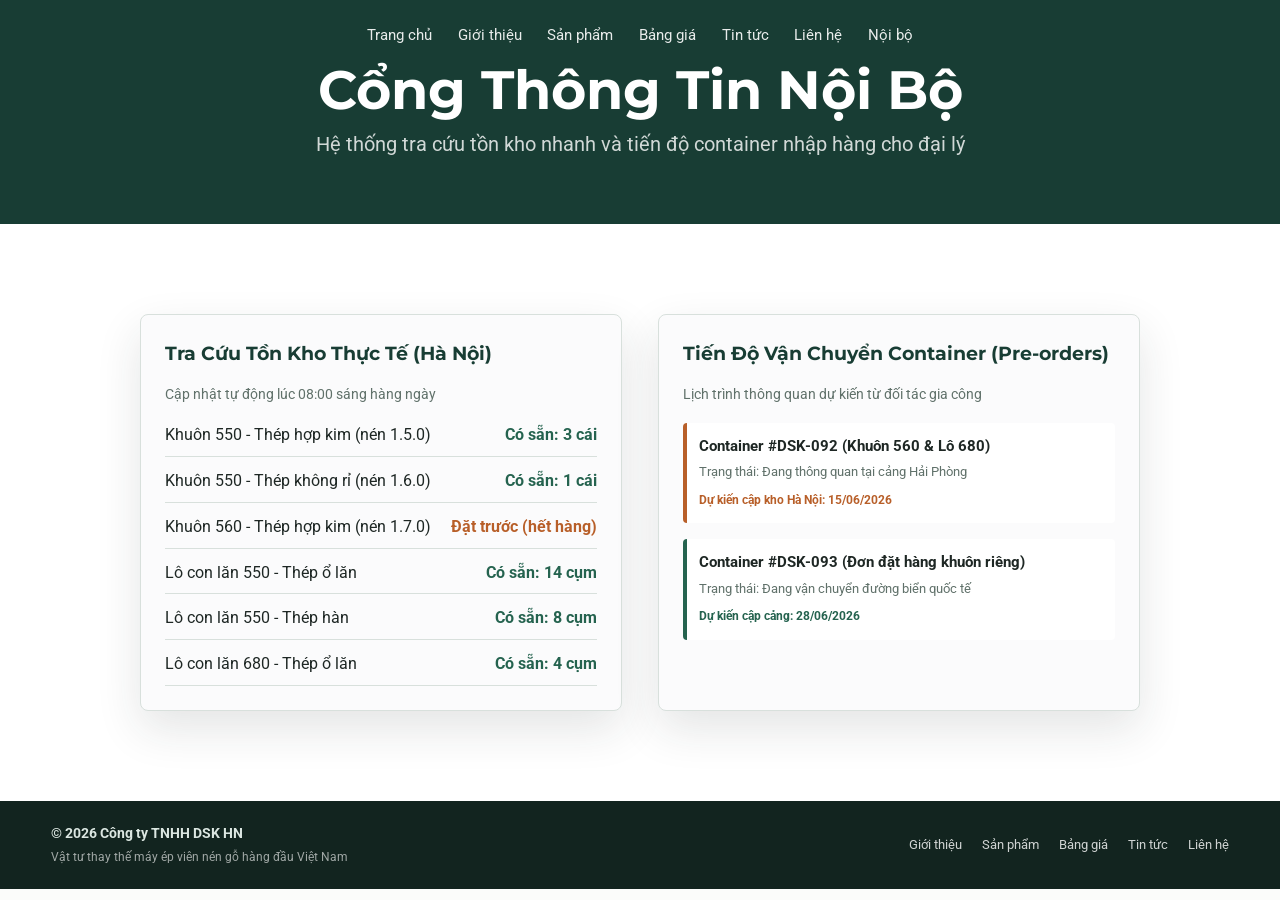
<file: DSK_Vật_Tư_VNG/noi-bo.html>
<!doctype html>
<html lang="vi">
  <head>
    <meta charset="utf-8" />
    <meta name="viewport" content="width=device-width, initial-scale=1" />
    <title>Cổng Nội Bộ | DSK HN</title>
    <meta name="description" content="Khu vực dành cho nhân viên kinh doanh và đại lý đối tác của DSK HN để cập nhật tiến độ vận chuyển và tồn kho vật tư." />
    <link rel="stylesheet" href="styles.css?v=7" />
  </head>
  <body>
    <header class="site-header">
      <nav class="main-nav" aria-label="Điều hướng chính">
        <a href="index.html">Trang chủ</a>
        <a href="gioi-thieu.html">Giới thiệu</a>
        <a href="san-pham.html">Sản phẩm</a>
        <a href="bang-gia.html">Bảng giá</a>
        <a href="tin-tuc.html">Tin tức</a>
        <a href="lien-he.html">Liên hệ</a>
        <a href="noi-bo.html" id="nav-internal">Nội bộ</a>
      </nav>
    </header>

    <main>
      <section class="page-hero" style="background: #183d34;">
        <h1>Cổng Thông Tin Nội Bộ</h1>
        <p>Hệ thống tra cứu tồn kho nhanh và tiến độ container nhập hàng cho đại lý</p>
      </section>

      <section class="section" style="background: #fff;">
        <div style="max-width: 1000px; margin: 0 auto; display: grid; grid-template-columns: 1fr 1fr; gap: 36px;">
          
          <div style="border: 1px solid var(--line); border-radius: var(--radius); padding: 24px; background: #fbfbfc; box-shadow: var(--shadow);">
            <h3 style="color: var(--green-dark); margin: 0 0 16px 0;">Tra Cứu Tồn Kho Thực Tế (Hà Nội)</h3>
            <p style="color: var(--muted); font-size: 14px; margin-bottom: 18px;">Cập nhật tự động lúc 08:00 sáng hàng ngày</p>
            <div style="display: grid; gap: 12px;">
              <div style="display:flex; justify-content:space-between; border-bottom: 1px solid var(--line); padding-bottom: 8px;">
                <span>Khuôn 550 - Thép hợp kim (nén 1.5.0)</span>
                <strong style="color:var(--green)">Có sẵn: 3 cái</strong>
              </div>
              <div style="display:flex; justify-content:space-between; border-bottom: 1px solid var(--line); padding-bottom: 8px;">
                <span>Khuôn 550 - Thép không rỉ (nén 1.6.0)</span>
                <strong style="color:var(--green)">Có sẵn: 1 cái</strong>
              </div>
              <div style="display:flex; justify-content:space-between; border-bottom: 1px solid var(--line); padding-bottom: 8px;">
                <span>Khuôn 560 - Thép hợp kim (nén 1.7.0)</span>
                <strong style="color:var(--copper)">Đặt trước (hết hàng)</strong>
              </div>
              <div style="display:flex; justify-content:space-between; border-bottom: 1px solid var(--line); padding-bottom: 8px;">
                <span>Lô con lăn 550 - Thép ổ lăn</span>
                <strong style="color:var(--green)">Có sẵn: 14 cụm</strong>
              </div>
              <div style="display:flex; justify-content:space-between; border-bottom: 1px solid var(--line); padding-bottom: 8px;">
                <span>Lô con lăn 550 - Thép hàn</span>
                <strong style="color:var(--green)">Có sẵn: 8 cụm</strong>
              </div>
              <div style="display:flex; justify-content:space-between; border-bottom: 1px solid var(--line); padding-bottom: 8px;">
                <span>Lô con lăn 680 - Thép ổ lăn</span>
                <strong style="color:var(--green)">Có sẵn: 4 cụm</strong>
              </div>
            </div>
          </div>

          <div style="border: 1px solid var(--line); border-radius: var(--radius); padding: 24px; background: #fbfbfc; box-shadow: var(--shadow);">
            <h3 style="color: var(--green-dark); margin: 0 0 16px 0;">Tiến Độ Vận Chuyển Container (Pre-orders)</h3>
            <p style="color: var(--muted); font-size: 14px; margin-bottom: 18px;">Lịch trình thông quan dự kiến từ đối tác gia công</p>
            <div style="display: grid; gap: 16px;">
              <div style="padding: 12px; border-left: 4px solid var(--copper); background: #fff; border-radius: 4px;">
                <strong style="display:block; font-size:15px;">Container #DSK-092 (Khuôn 560 & Lô 680)</strong>
                <span style="font-size:13px; color:var(--muted); display:block; margin: 4px 0;">Trạng thái: Đang thông quan tại cảng Hải Phòng</span>
                <span style="font-size:12px; font-weight:700; color:var(--copper)">Dự kiến cập kho Hà Nội: 15/06/2026</span>
              </div>
              <div style="padding: 12px; border-left: 4px solid var(--green); background: #fff; border-radius: 4px;">
                <strong style="display:block; font-size:15px;">Container #DSK-093 (Đơn đặt hàng khuôn riêng)</strong>
                <span style="font-size:13px; color:var(--muted); display:block; margin: 4px 0;">Trạng thái: Đang vận chuyển đường biển quốc tế</span>
                <span style="font-size:12px; font-weight:700; color:var(--green)">Dự kiến cập cảng: 28/06/2026</span>
              </div>
            </div>
          </div>

        </div>
      </section>
    </main>

    <footer class="site-footer">
      <div>
        <strong>© 2026 Công ty TNHH DSK HN</strong>
        <p style="margin: 4px 0 0; font-size: 12px; color: rgba(255, 255, 255, 0.6);">
          Vật tư thay thế máy ép viên nén gỗ hàng đầu Việt Nam
        </p>
      </div>
      <div style="display: flex; gap: 20px; font-size: 13px; flex-wrap: wrap;">
        <a href="gioi-thieu.html" style="color: rgba(255, 255, 255, 0.8);">Giới thiệu</a>
        <a href="san-pham.html" style="color: rgba(255, 255, 255, 0.8);">Sản phẩm</a>
        <a href="bang-gia.html" style="color: rgba(255, 255, 255, 0.8);">Bảng giá</a>
        <a href="tin-tuc.html" style="color: rgba(255, 255, 255, 0.8);">Tin tức</a>
        <a href="lien-he.html" style="color: rgba(255, 255, 255, 0.8);">Liên hệ</a>
      </div>
    </footer>

    <script src="script.js?v=7"></script>
  </body>
</html>
</file>
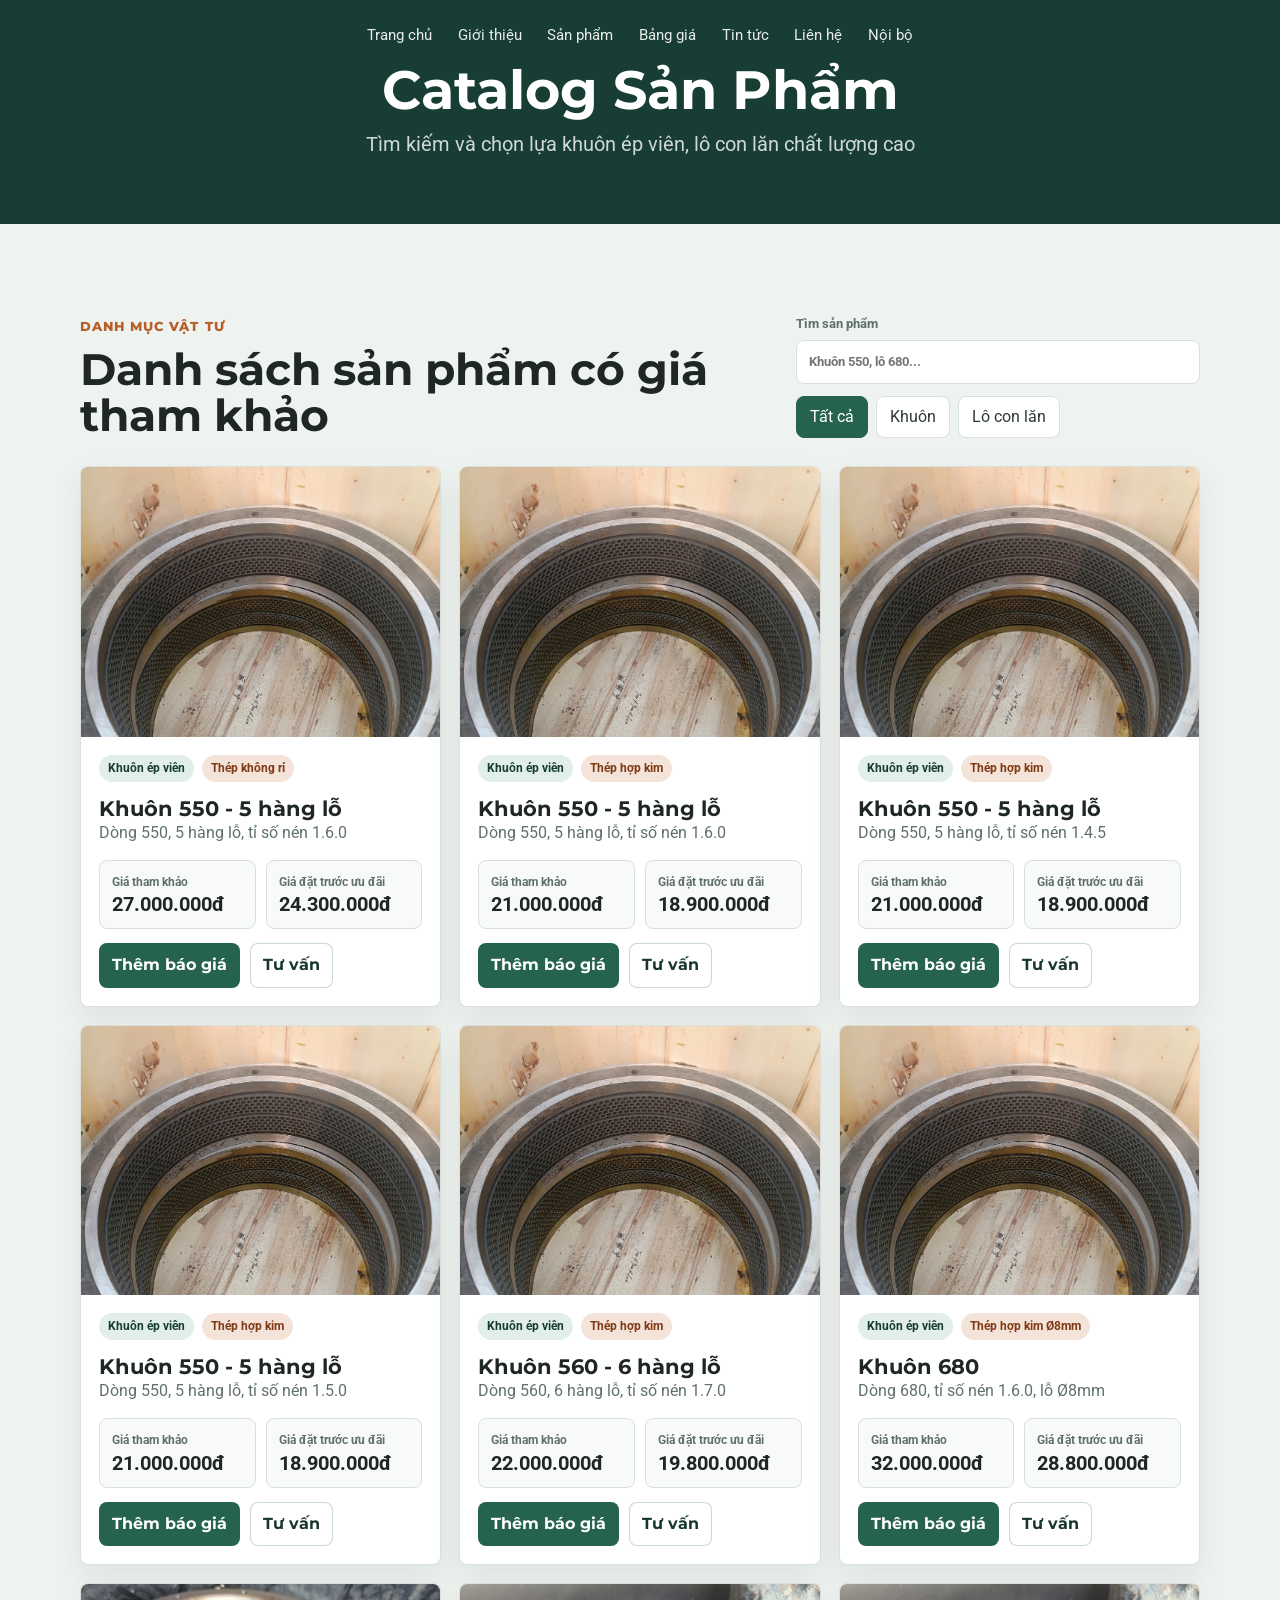
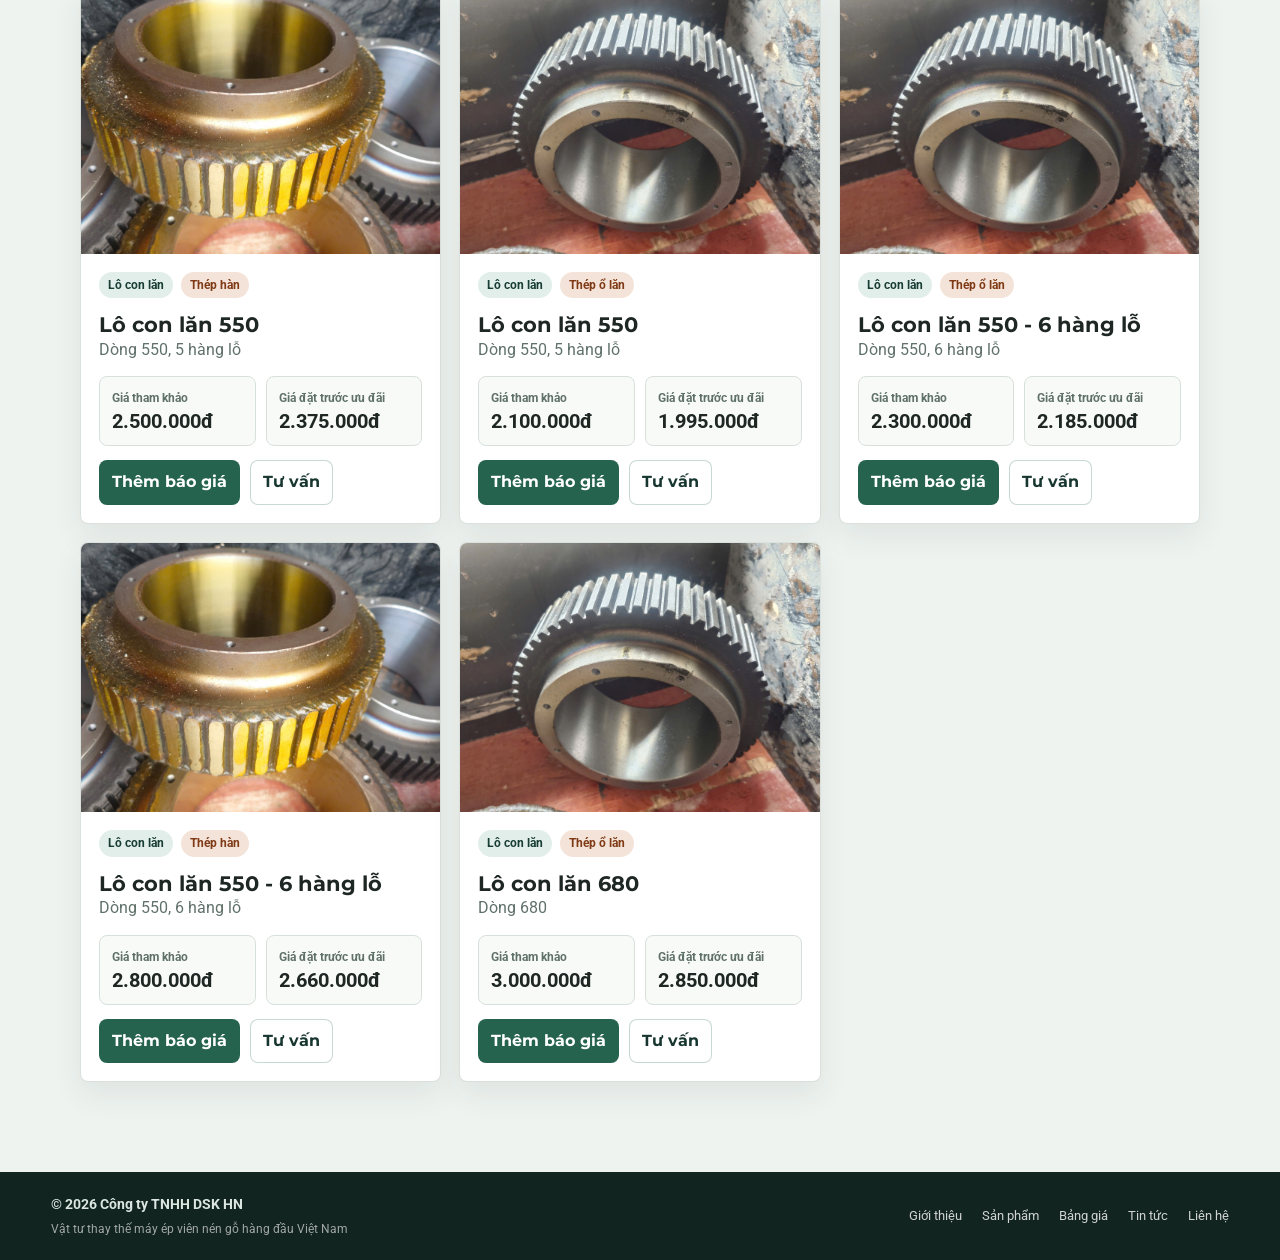
<file: DSK_Vật_Tư_VNG/san-pham.html>
<!doctype html>
<html lang="vi">
  <head>
    <meta charset="utf-8" />
    <meta name="viewport" content="width=device-width, initial-scale=1" />
    <title>Sản phẩm | DSK HN</title>
    <meta name="description" content="Khám phá danh mục khuôn ép viên và lô con lăn gỗ với mức giá tốt và công cụ tìm kiếm lọc tiện lợi." />
    <link rel="stylesheet" href="styles.css?v=7" />
  </head>
  <body>
    <header class="site-header">
      <nav class="main-nav" aria-label="Điều hướng chính">
        <a href="index.html">Trang chủ</a>
        <a href="gioi-thieu.html">Giới thiệu</a>
        <a href="san-pham.html">Sản phẩm</a>
        <a href="bang-gia.html">Bảng giá</a>
        <a href="tin-tuc.html">Tin tức</a>
        <a href="lien-he.html">Liên hệ</a>
        <a href="noi-bo.html" id="nav-internal">Nội bộ</a>
      </nav>
    </header>

    <main>
      <section class="page-hero">
        <h1>Catalog Sản Phẩm</h1>
        <p>Tìm kiếm và chọn lựa khuôn ép viên, lô con lăn chất lượng cao</p>
      </section>

      <section class="section product-section" id="san-pham" style="background: #eef3f0;">
        <div class="section-heading split-heading">
          <div>
            <p class="eyebrow">Danh mục vật tư</p>
            <h2>Danh sách sản phẩm có giá tham khảo</h2>
          </div>
          <div class="catalog-tools" aria-label="Bộ lọc sản phẩm">
            <label>
              <span>Tìm sản phẩm</span>
              <input id="searchInput" type="search" placeholder="Khuôn 550, lô 680..." />
            </label>
            <div class="segment" role="tablist" aria-label="Nhóm sản phẩm">
              <button class="active" type="button" data-filter="all">Tất cả</button>
              <button type="button" data-filter="Khuôn ép viên">Khuôn</button>
              <button type="button" data-filter="Lô con lăn">Lô con lăn</button>
            </div>
          </div>
        </div>
        <div class="product-grid" id="productGrid"></div>
      </section>
    </main>

    <footer class="site-footer">
      <div>
        <strong>© 2026 Công ty TNHH DSK HN</strong>
        <p style="margin: 4px 0 0; font-size: 12px; color: rgba(255, 255, 255, 0.6);">
          Vật tư thay thế máy ép viên nén gỗ hàng đầu Việt Nam
        </p>
      </div>
      <div style="display: flex; gap: 20px; font-size: 13px; flex-wrap: wrap;">
        <a href="gioi-thieu.html" style="color: rgba(255, 255, 255, 0.8);">Giới thiệu</a>
        <a href="san-pham.html" style="color: rgba(255, 255, 255, 0.8);">Sản phẩm</a>
        <a href="bang-gia.html" style="color: rgba(255, 255, 255, 0.8);">Bảng giá</a>
        <a href="tin-tuc.html" style="color: rgba(255, 255, 255, 0.8);">Tin tức</a>
        <a href="lien-he.html" style="color: rgba(255, 255, 255, 0.8);">Liên hệ</a>
      </div>
    </footer>

    <script src="script.js?v=7"></script>
  </body>
</html>
</file>
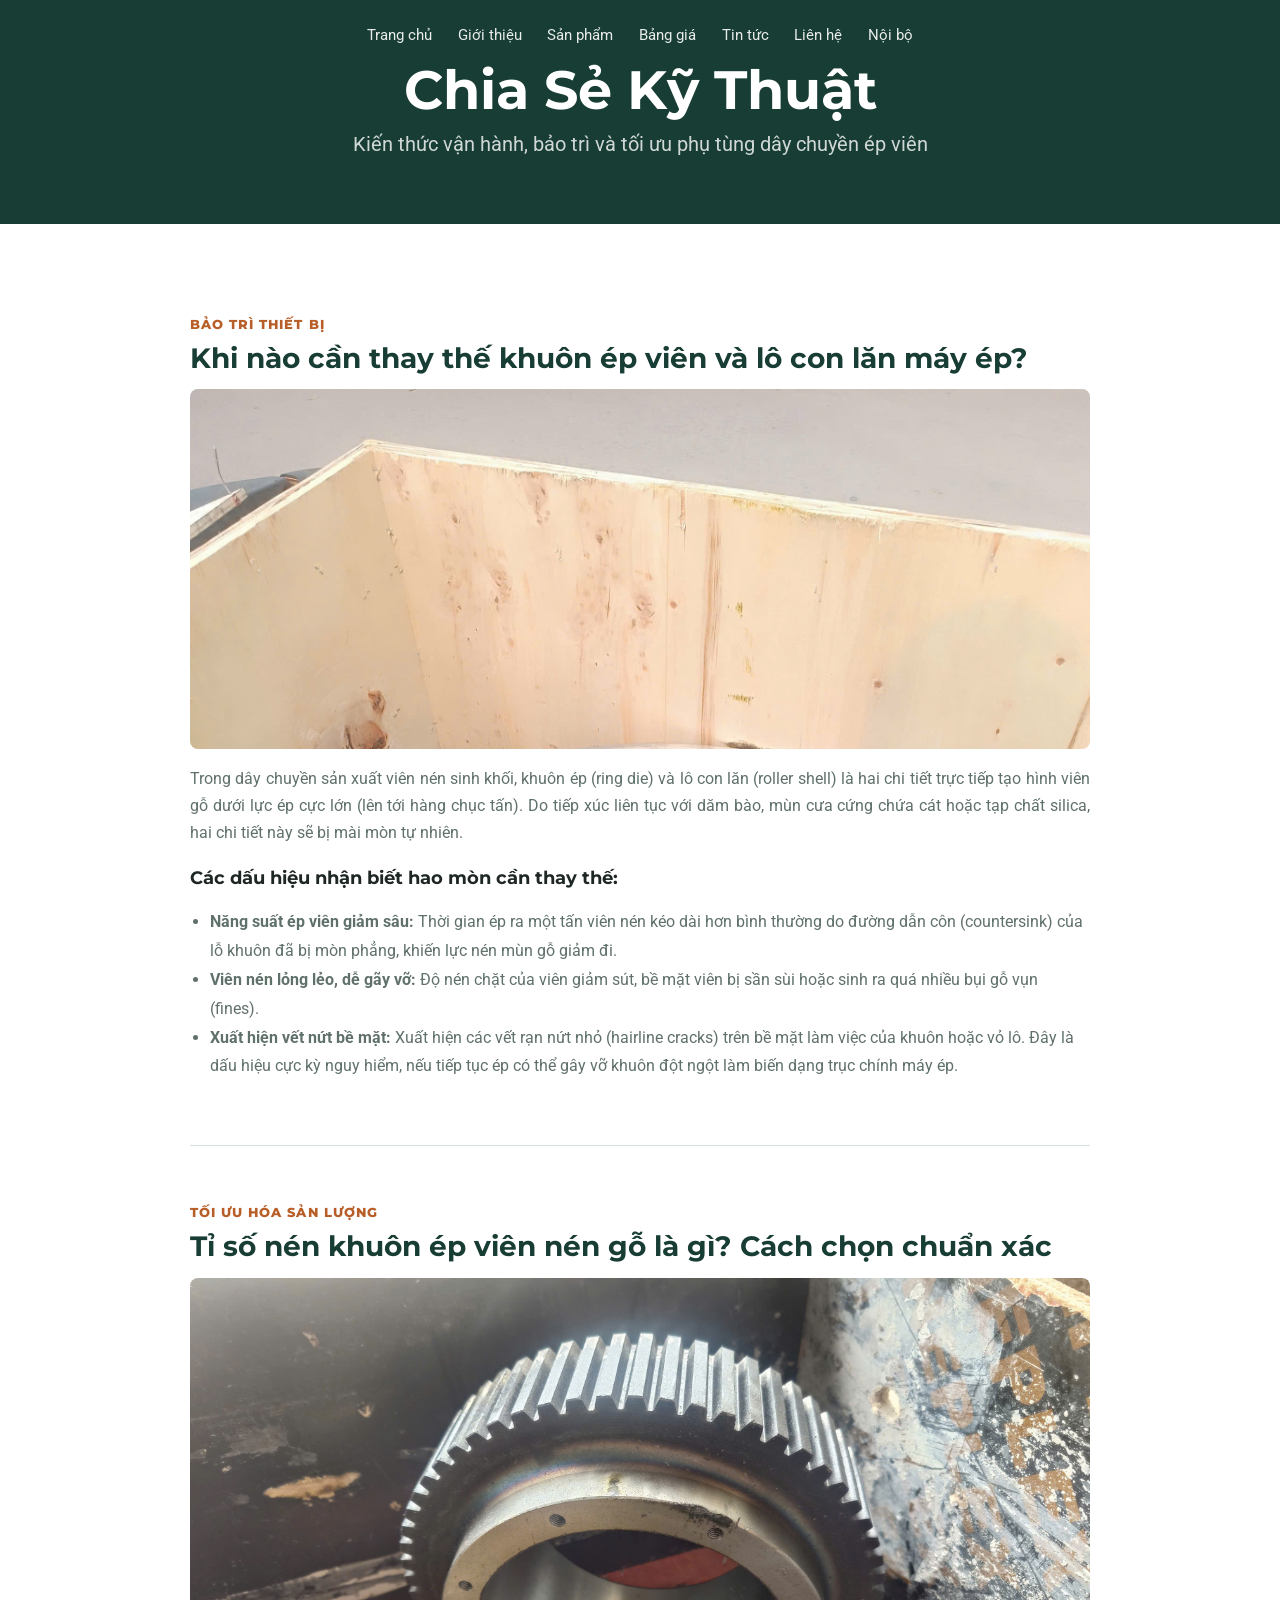
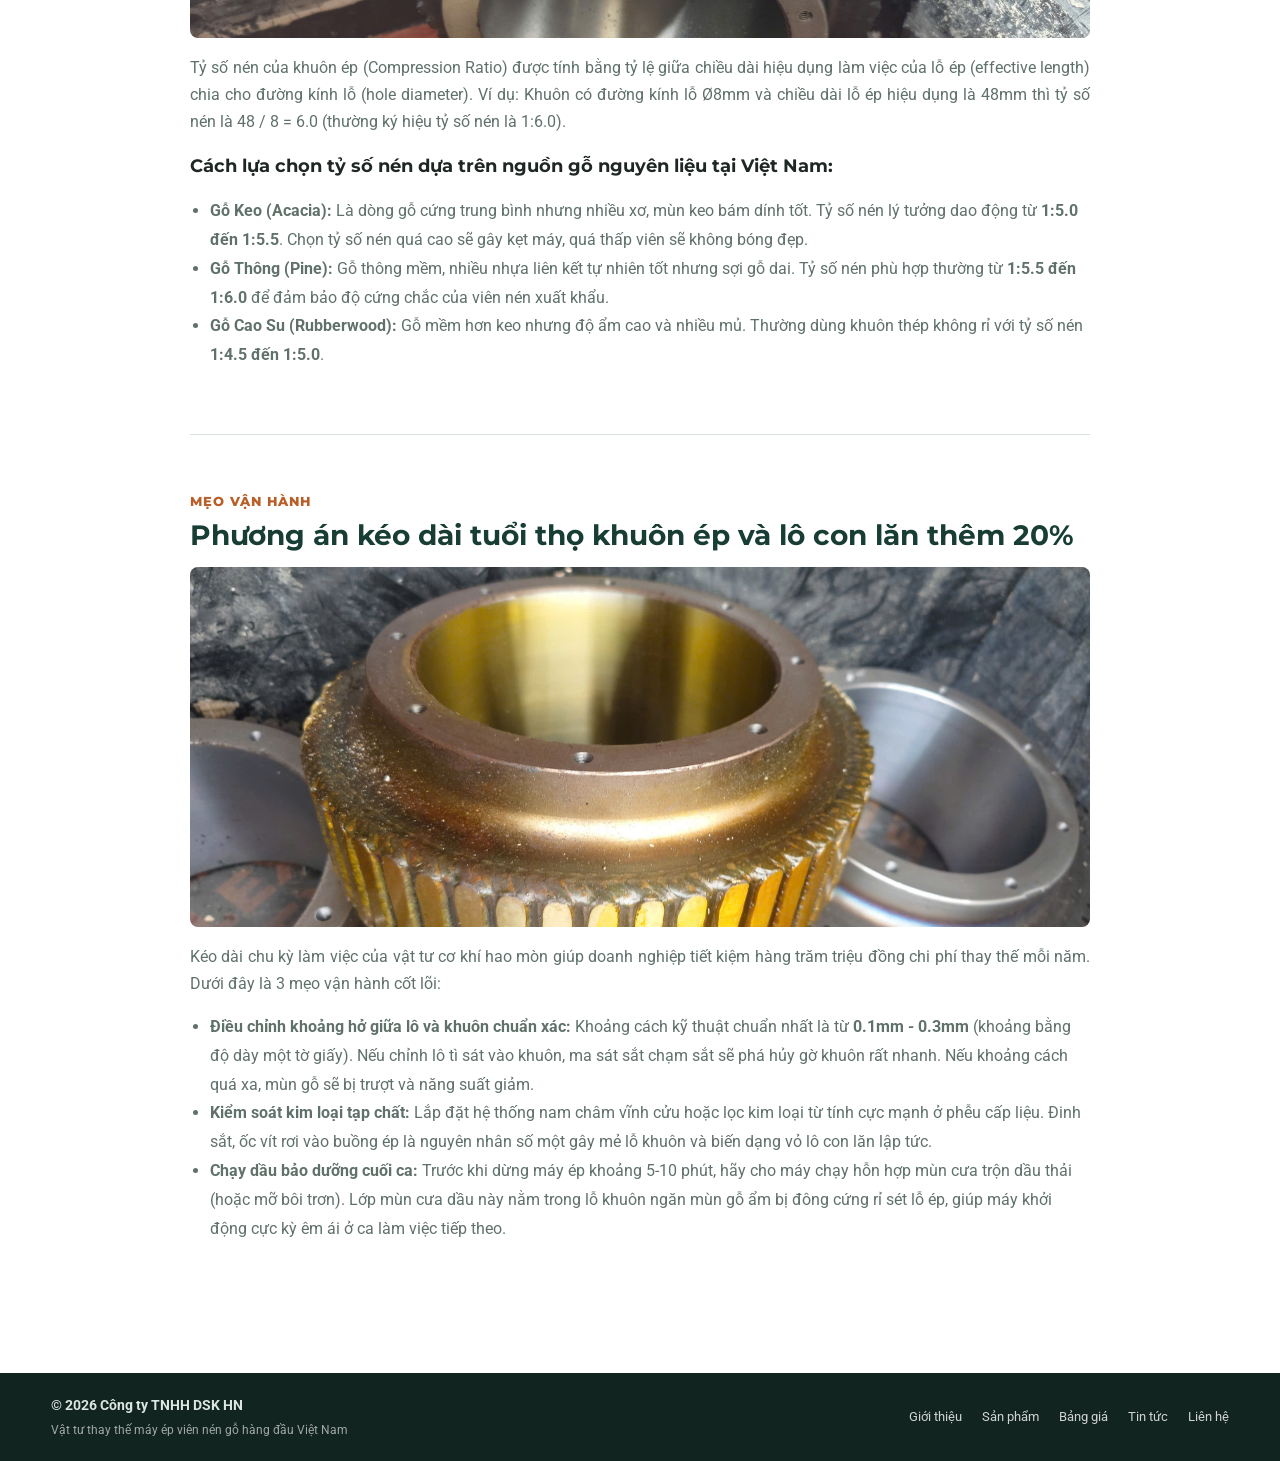
<file: DSK_Vật_Tư_VNG/tin-tuc.html>
<!doctype html>
<html lang="vi">
  <head>
    <meta charset="utf-8" />
    <meta name="viewport" content="width=device-width, initial-scale=1" />
    <title>Tin tức & Kỹ thuật | DSK HN</title>
    <meta name="description" content="Xem các bài viết hướng dẫn kỹ thuật lựa chọn tỷ số nén khuôn, bảo dưỡng lô con lăn máy ép viên nén gỗ từ chuyên gia DSK HN." />
    <link rel="stylesheet" href="styles.css?v=7" />
  </head>
  <body>
    <header class="site-header">
      <nav class="main-nav" aria-label="Điều hướng chính">
        <a href="index.html">Trang chủ</a>
        <a href="gioi-thieu.html">Giới thiệu</a>
        <a href="san-pham.html">Sản phẩm</a>
        <a href="bang-gia.html">Bảng giá</a>
        <a href="tin-tuc.html">Tin tức</a>
        <a href="lien-he.html">Liên hệ</a>
        <a href="noi-bo.html" id="nav-internal">Nội bộ</a>
      </nav>
    </header>

    <main>
      <section class="page-hero">
        <h1>Chia Sẻ Kỹ Thuật</h1>
        <p>Kiến thức vận hành, bảo trì và tối ưu phụ tùng dây chuyền ép viên</p>
      </section>

      <section class="section" style="background: #fff;">
        <div style="max-width: 900px; margin: 0 auto; display: grid; gap: 56px;">
          
          <article id="bai-1" style="border-bottom: 1px solid var(--line); padding-bottom: 48px;">
            <p class="eyebrow">Bảo trì thiết bị</p>
            <h2 style="margin: 8px 0 16px 0; color: var(--green-dark); font-size: clamp(22px, 3vw, 28px);">
              Khi nào cần thay thế khuôn ép viên và lô con lăn máy ép?
            </h2>
            <div style="margin: 16px 0; max-height: 360px; overflow: hidden; border-radius: var(--radius);">
              <img src="assets/khuon-hop-kim.jpg" alt="Mài mòn cơ khí khuôn ép viên" style="width:100%; height:100%; object-fit:cover;" />
            </div>
            <p style="color: var(--muted); text-align: justify; line-height: 1.7; margin-bottom: 14px;">
              Trong dây chuyền sản xuất viên nén sinh khối, khuôn ép (ring die) và lô con lăn (roller shell) là hai chi tiết trực tiếp tạo hình viên gỗ dưới lực ép cực lớn (lên tới hàng chục tấn). Do tiếp xúc liên tục với dăm bào, mùn cưa cứng chứa cát hoặc tạp chất silica, hai chi tiết này sẽ bị mài mòn tự nhiên.
            </p>
            <h3 style="color: var(--ink); font-size: 18px; margin: 18px 0 8px 0;">Các dấu hiệu nhận biết hao mòn cần thay thế:</h3>
            <ul style="padding-left: 20px; color: var(--muted); line-height: 1.8;">
              <li><strong>Năng suất ép viên giảm sâu:</strong> Thời gian ép ra một tấn viên nén kéo dài hơn bình thường do đường dẫn côn (countersink) của lỗ khuôn đã bị mòn phẳng, khiến lực nén mùn gỗ giảm đi.</li>
              <li><strong>Viên nén lỏng lẻo, dễ gãy vỡ:</strong> Độ nén chặt của viên giảm sút, bề mặt viên bị sần sùi hoặc sinh ra quá nhiều bụi gỗ vụn (fines).</li>
              <li><strong>Xuất hiện vết nứt bề mặt:</strong> Xuất hiện các vết rạn nứt nhỏ (hairline cracks) trên bề mặt làm việc của khuôn hoặc vỏ lô. Đây là dấu hiệu cực kỳ nguy hiểm, nếu tiếp tục ép có thể gây vỡ khuôn đột ngột làm biến dạng trục chính máy ép.</li>
            </ul>
          </article>

          <article id="bai-2" style="border-bottom: 1px solid var(--line); padding-bottom: 48px;">
            <p class="eyebrow">Tối ưu hóa sản lượng</p>
            <h2 style="margin: 8px 0 16px 0; color: var(--green-dark); font-size: clamp(22px, 3vw, 28px);">
              Tỉ số nén khuôn ép viên nén gỗ là gì? Cách chọn chuẩn xác
            </h2>
            <div style="margin: 16px 0; max-height: 360px; overflow: hidden; border-radius: var(--radius);">
              <img src="assets/lo-thep-o-lan.jpg" alt="Đo thông số tỷ số nén khuôn" style="width:100%; height:100%; object-fit:cover;" />
            </div>
            <p style="color: var(--muted); text-align: justify; line-height: 1.7; margin-bottom: 14px;">
              Tỷ số nén của khuôn ép (Compression Ratio) được tính bằng tỷ lệ giữa chiều dài hiệu dụng làm việc của lỗ ép (effective length) chia cho đường kính lỗ (hole diameter). Ví dụ: Khuôn có đường kính lỗ Ø8mm và chiều dài lỗ ép hiệu dụng là 48mm thì tỷ số nén là 48 / 8 = 6.0 (thường ký hiệu tỷ số nén là 1:6.0).
            </p>
            <h3 style="color: var(--ink); font-size: 18px; margin: 18px 0 8px 0;">Cách lựa chọn tỷ số nén dựa trên nguồn gỗ nguyên liệu tại Việt Nam:</h3>
            <ul style="padding-left: 20px; color: var(--muted); line-height: 1.8;">
              <li><strong>Gỗ Keo (Acacia):</strong> Là dòng gỗ cứng trung bình nhưng nhiều xơ, mùn keo bám dính tốt. Tỷ số nén lý tưởng dao động từ <strong>1:5.0 đến 1:5.5</strong>. Chọn tỷ số nén quá cao sẽ gây kẹt máy, quá thấp viên sẽ không bóng đẹp.</li>
              <li><strong>Gỗ Thông (Pine):</strong> Gỗ thông mềm, nhiều nhựa liên kết tự nhiên tốt nhưng sợi gỗ dai. Tỷ số nén phù hợp thường từ <strong>1:5.5 đến 1:6.0</strong> để đảm bảo độ cứng chắc của viên nén xuất khẩu.</li>
              <li><strong>Gỗ Cao Su (Rubberwood):</strong> Gỗ mềm hơn keo nhưng độ ẩm cao và nhiều mủ. Thường dùng khuôn thép không rỉ với tỷ số nén <strong>1:4.5 đến 1:5.0</strong>.</li>
            </ul>
          </article>

          <article id="bai-3" style="padding-bottom: 24px;">
            <p class="eyebrow">Mẹo vận hành</p>
            <h2 style="margin: 8px 0 16px 0; color: var(--green-dark); font-size: clamp(22px, 3vw, 28px);">
              Phương án kéo dài tuổi thọ khuôn ép và lô con lăn thêm 20%
            </h2>
            <div style="margin: 16px 0; max-height: 360px; overflow: hidden; border-radius: var(--radius);">
              <img src="assets/lo-thep-han.jpg" alt="Điều chỉnh khoảng cách khuôn và lô" style="width:100%; height:100%; object-fit:cover;" />
            </div>
            <p style="color: var(--muted); text-align: justify; line-height: 1.7; margin-bottom: 14px;">
              Kéo dài chu kỳ làm việc của vật tư cơ khí hao mòn giúp doanh nghiệp tiết kiệm hàng trăm triệu đồng chi phí thay thế mỗi năm. Dưới đây là 3 mẹo vận hành cốt lõi:
            </p>
            <ul style="padding-left: 20px; color: var(--muted); line-height: 1.8;">
              <li><strong>Điều chỉnh khoảng hở giữa lô và khuôn chuẩn xác:</strong> Khoảng cách kỹ thuật chuẩn nhất là từ <strong>0.1mm - 0.3mm</strong> (khoảng bằng độ dày một tờ giấy). Nếu chỉnh lô tì sát vào khuôn, ma sát sắt chạm sắt sẽ phá hủy gờ khuôn rất nhanh. Nếu khoảng cách quá xa, mùn gỗ sẽ bị trượt và năng suất giảm.</li>
              <li><strong>Kiểm soát kim loại tạp chất:</strong> Lắp đặt hệ thống nam châm vĩnh cửu hoặc lọc kim loại từ tính cực mạnh ở phễu cấp liệu. Đinh sắt, ốc vít rơi vào buồng ép là nguyên nhân số một gây mẻ lỗ khuôn và biến dạng vỏ lô con lăn lập tức.</li>
              <li><strong>Chạy dầu bảo dưỡng cuối ca:</strong> Trước khi dừng máy ép khoảng 5-10 phút, hãy cho máy chạy hỗn hợp mùn cưa trộn dầu thải (hoặc mỡ bôi trơn). Lớp mùn cưa dầu này nằm trong lỗ khuôn ngăn mùn gỗ ẩm bị đông cứng rỉ sét lỗ ép, giúp máy khởi động cực kỳ êm ái ở ca làm việc tiếp theo.</li>
            </ul>
          </article>

        </div>
      </section>
    </main>

    <footer class="site-footer">
      <div>
        <strong>© 2026 Công ty TNHH DSK HN</strong>
        <p style="margin: 4px 0 0; font-size: 12px; color: rgba(255, 255, 255, 0.6);">
          Vật tư thay thế máy ép viên nén gỗ hàng đầu Việt Nam
        </p>
      </div>
      <div style="display: flex; gap: 20px; font-size: 13px; flex-wrap: wrap;">
        <a href="gioi-thieu.html" style="color: rgba(255, 255, 255, 0.8);">Giới thiệu</a>
        <a href="san-pham.html" style="color: rgba(255, 255, 255, 0.8);">Sản phẩm</a>
        <a href="bang-gia.html" style="color: rgba(255, 255, 255, 0.8);">Bảng giá</a>
        <a href="tin-tuc.html" style="color: rgba(255, 255, 255, 0.8);">Tin tức</a>
        <a href="lien-he.html" style="color: rgba(255, 255, 255, 0.8);">Liên hệ</a>
      </div>
    </footer>

    <script src="script.js?v=7"></script>
  </body>
</html>
</file>
<file: styles.css>
@import url('https://fonts.googleapis.com/css2?family=Montserrat:wght@400;500;600;700;800&family=Roboto:wght@400;500;700&display=swap');

:root {
  --ink: #1e2724;
  --muted: #60716a;
  --line: #d8e0dc;
  --paper: #fbfcfa;
  --panel: #ffffff;
  --steel: #e8eeeb;
  --green: #25634f;
  --green-dark: #183d34;
  --copper: #b85f29;
  --copper-soft: #f4e3d8;
  --shadow: 0 18px 45px rgba(29, 43, 38, 0.12);
  --radius: 8px;
}

* {
  box-sizing: border-box;
}

html {
  scroll-behavior: smooth;
}

body {
  margin: 0;
  color: var(--ink);
  font-family: 'Roboto', system-ui, -apple-system, BlinkMacSystemFont, "Segoe UI", sans-serif;
  background: var(--paper);
  line-height: 1.55;
  overflow-x: hidden;
}

h1,
h2,
h3,
h4,
h5,
h6,
.brand-mark,
.eyebrow,
.trust-band strong,
.btn {
  font-family: 'Montserrat', 'Roboto', sans-serif;
  font-weight: 700;
}

main {
  max-width: 100vw;
  overflow-x: hidden;
}

img {
  display: block;
  max-width: 100%;
}

a {
  color: inherit;
  text-decoration: none;
}

button,
input,
textarea {
  font: inherit;
}

.site-header {
  position: absolute;
  top: 0;
  left: 0;
  width: 100%;
  z-index: 20;
  display: flex;
  align-items: center;
  justify-content: center;
  gap: 24px;
  min-height: 72px;
  padding: 16px clamp(18px, 4vw, 56px);
  background: transparent;
}

.brand {
  display: none; /* Removed logo as per user request */
}

.main-nav {
  display: flex;
  align-items: center;
  gap: clamp(12px, 2vw, 28px);
  color: rgba(255, 255, 255, 0.9);
  font-size: 15px;
}

.main-nav a {
  padding: 8px 0;
  border-bottom: 2px solid transparent;
}

.main-nav a:hover {
  border-color: #f1b783;
  color: #fff;
}

.main-nav a.active-nav {
  border-color: #f1b783;
  font-weight: 800;
  color: #fff;
}

.hero {
  position: relative;
  display: grid;
  min-height: clamp(640px, calc(78svh - 72px), 900px);
  overflow: hidden;
  color: #fff;
  isolation: isolate;
}

.hero-media {
  position: absolute;
  inset: 0;
  z-index: -2;
}

.hero-media img {
  width: 100%;
  height: 100%;
  object-fit: cover;
  object-position: 50% 60%;
}

.hero::after {
  position: absolute;
  inset: 0;
  z-index: -1;
  content: "";
  background:
    linear-gradient(90deg, rgba(18, 31, 28, 0.88) 0%, rgba(18, 31, 28, 0.62) 43%, rgba(18, 31, 28, 0.14) 100%),
    linear-gradient(0deg, rgba(18, 31, 28, 0.25), rgba(18, 31, 28, 0.08));
}

.hero-content {
  align-self: center;
  width: min(720px, calc(100% - 36px));
  margin-left: clamp(18px, 7vw, 92px);
  padding: 64px 0 76px;
}

.eyebrow {
  margin: 0 0 10px;
  color: var(--copper);
  font-size: 13px;
  font-weight: 800;
  letter-spacing: 0.08em;
  text-transform: uppercase;
}

.hero .eyebrow {
  color: #f1b783;
}

h1,
h2,
h3,
p {
  overflow-wrap: anywhere;
}

h1 {
  margin: 0;
  font-size: clamp(42px, 7vw, 82px);
  line-height: 0.98;
  letter-spacing: 0;
}

h1 span {
  display: block;
}

.hero-content p:not(.eyebrow) {
  max-width: 620px;
  margin: 22px 0 0;
  color: rgba(255, 255, 255, 0.9);
  font-size: clamp(17px, 2vw, 21px);
}

.hero-actions {
  display: flex;
  flex-wrap: wrap;
  gap: 12px;
  margin-top: 30px;
}

.btn {
  display: inline-flex;
  align-items: center;
  justify-content: center;
  min-height: 44px;
  padding: 11px 18px;
  border: 1px solid transparent;
  border-radius: var(--radius);
  cursor: pointer;
  font-weight: 700;
  text-align: center;
  transition:
    transform 160ms ease,
    border-color 160ms ease,
    background 160ms ease;
}

.btn:hover {
  transform: translateY(-1px);
}

.btn-primary {
  color: #fff;
  background: var(--green);
}

.btn-primary:hover {
  background: var(--green-dark);
}

.btn-secondary {
  color: #17362f;
  border-color: rgba(37, 99, 79, 0.25);
  background: #fff;
}

.hero .btn-secondary {
  color: #fff;
  border-color: rgba(255, 255, 255, 0.55);
  background: rgba(255, 255, 255, 0.12);
}

.trust-band {
  display: grid;
  grid-template-columns: repeat(3, minmax(0, 1fr));
  gap: 1px;
  background: var(--line);
  border-bottom: 1px solid var(--line);
}

.trust-band div {
  min-height: 104px;
  padding: 24px clamp(18px, 4vw, 56px);
  background: #fff;
}

.trust-band strong,
.trust-band span {
  display: block;
}

.trust-band strong {
  font-size: 18px;
}

.trust-band span {
  margin-top: 4px;
  color: var(--muted);
}

.section {
  padding: clamp(56px, 7vw, 92px) clamp(18px, 4vw, 56px);
}

.section-heading {
  width: min(1120px, 100%);
  margin: 0 auto 28px;
}

.split-heading {
  display: flex;
  align-items: end;
  justify-content: space-between;
  gap: 24px;
}

.section h2 {
  margin: 0;
  font-size: clamp(28px, 4vw, 44px);
  line-height: 1.05;
  letter-spacing: 0;
}

.section-note {
  max-width: 440px;
  margin: 0;
  color: var(--muted);
}

.intro-section {
  background: var(--paper);
}

.category-grid {
  display: grid;
  grid-template-columns: repeat(3, minmax(0, 1fr));
  gap: 18px;
  width: min(1120px, 100%);
  margin: 0 auto;
}

.category-item {
  overflow: hidden;
  border: 1px solid var(--line);
  border-radius: var(--radius);
  background: #fff;
}

.category-item img {
  width: 100%;
  aspect-ratio: 16 / 10;
  object-fit: cover;
}

.category-item div {
  padding: 20px;
}

.category-item h3 {
  margin: 0;
  font-size: 20px;
}

.category-item p {
  margin: 8px 0 0;
  color: var(--muted);
}

.product-section {
  background: #eef3f0;
}

.catalog-tools {
  display: grid;
  gap: 12px;
  width: min(520px, 100%);
}

.catalog-tools label {
  display: grid;
  gap: 6px;
  color: var(--muted);
  font-size: 13px;
  font-weight: 700;
}

.catalog-tools input,
.quote-form input,
.quote-form textarea,
#quoteOutput {
  width: 100%;
  border: 1px solid var(--line);
  border-radius: var(--radius);
  background: #fff;
  color: var(--ink);
  outline: 0;
}

.catalog-tools input,
.quote-form input {
  min-height: 44px;
  padding: 10px 12px;
}

.quote-form textarea,
#quoteOutput {
  padding: 12px;
  resize: vertical;
}

.catalog-tools input:focus,
.quote-form input:focus,
.quote-form textarea:focus {
  border-color: var(--green);
  box-shadow: 0 0 0 3px rgba(37, 99, 79, 0.12);
}

.segment {
  display: flex;
  flex-wrap: wrap;
  gap: 8px;
}

.segment button {
  min-height: 38px;
  padding: 8px 13px;
  border: 1px solid var(--line);
  border-radius: var(--radius);
  background: #fff;
  color: #2c3935;
  cursor: pointer;
}

.segment button.active {
  color: #fff;
  border-color: var(--green);
  background: var(--green);
}

.product-grid {
  display: grid;
  grid-template-columns: repeat(3, minmax(0, 1fr));
  gap: 18px;
  width: min(1120px, 100%);
  margin: 0 auto;
}

.product-card {
  display: grid;
  overflow: hidden;
  border: 1px solid rgba(216, 224, 220, 0.95);
  border-radius: var(--radius);
  background: #fff;
  box-shadow: 0 12px 30px rgba(33, 54, 48, 0.08);
}

.product-card img {
  width: 100%;
  aspect-ratio: 4 / 3;
  object-fit: cover;
}

.product-body {
  display: grid;
  gap: 14px;
  padding: 18px;
}

.product-kicker {
  display: flex;
  flex-wrap: wrap;
  gap: 8px;
}

.pill {
  display: inline-flex;
  min-height: 26px;
  align-items: center;
  padding: 4px 9px;
  border-radius: 999px;
  color: var(--green-dark);
  background: #e2eee9;
  font-size: 12px;
  font-weight: 700;
}

.pill.copper {
  color: #7f3a16;
  background: var(--copper-soft);
}

.product-card h3 {
  margin: 0;
  font-size: 21px;
  line-height: 1.2;
}

.product-card p {
  margin: 0;
  color: var(--muted);
}

.price-pair {
  display: grid;
  grid-template-columns: 1fr 1fr;
  gap: 10px;
}

.price-box {
  min-width: 0;
  padding: 12px;
  border: 1px solid var(--line);
  border-radius: var(--radius);
  background: #f8faf8;
}

.price-box span {
  display: block;
  color: var(--muted);
  font-size: 12px;
  font-weight: 700;
}

.price-box strong {
  display: block;
  margin-top: 2px;
  font-size: clamp(16px, 1.7vw, 20px);
  line-height: 1.15;
}

.product-actions {
  display: flex;
  flex-wrap: wrap;
  gap: 10px;
}

.product-actions .btn {
  min-height: 40px;
  padding: 9px 12px;
}

.price-section {
  background: #fff;
}

.table-shell {
  width: min(1120px, 100%);
  margin: 0 auto;
  overflow-x: auto;
  border: 1px solid var(--line);
  border-radius: var(--radius);
  background: #fff;
  box-shadow: var(--shadow);
}

table {
  width: 100%;
  min-width: 860px;
  border-collapse: collapse;
}

th,
td {
  padding: 14px 15px;
  border-bottom: 1px solid var(--line);
  text-align: left;
  vertical-align: top;
}

th {
  color: #fff;
  background: var(--green-dark);
  font-size: 13px;
  text-transform: uppercase;
  letter-spacing: 0.04em;
}

td {
  color: #2d3a36;
}

td.price-cell {
  white-space: nowrap;
  font-weight: 800;
}

tr:last-child td {
  border-bottom: 0;
}

.quote-section {
  background:
    linear-gradient(90deg, rgba(37, 99, 79, 0.08), rgba(184, 95, 41, 0.06)),
    #f8faf8;
}

.quote-layout {
  display: grid;
  grid-template-columns: minmax(0, 1fr) 420px;
  gap: 28px;
  width: min(1120px, 100%);
  margin: 0 auto;
}

.quote-layout h2 {
  max-width: 620px;
}

.quote-layout p {
  max-width: 650px;
  color: var(--muted);
}

.quote-form {
  display: grid;
  gap: 14px;
  max-width: 650px;
  margin-top: 24px;
}

.quote-form label {
  display: grid;
  gap: 6px;
}

.quote-form span {
  color: #45564f;
  font-size: 13px;
  font-weight: 800;
}

.quote-panel,
.contact-card {
  border: 1px solid var(--line);
  border-radius: var(--radius);
  background: #fff;
  box-shadow: var(--shadow);
}

.quote-panel {
  align-self: start;
  padding: 20px;
}

.quote-panel-header {
  display: flex;
  align-items: center;
  justify-content: space-between;
  gap: 12px;
}

.quote-panel h3 {
  margin: 0;
}

.text-button {
  border: 0;
  color: var(--copper);
  background: transparent;
  cursor: pointer;
  font-weight: 800;
}

.quote-list {
  display: grid;
  gap: 10px;
  min-height: 72px;
  margin: 18px 0;
  padding: 0;
  list-style: none;
}

.quote-list li {
  display: grid;
  gap: 3px;
  padding: 12px;
  border: 1px solid var(--line);
  border-radius: var(--radius);
  background: #f9fbfa;
}

.quote-list button {
  justify-self: start;
  padding: 0;
  border: 0;
  color: var(--copper);
  background: transparent;
  cursor: pointer;
  font-size: 13px;
  font-weight: 800;
}

.quote-total {
  display: flex;
  align-items: center;
  justify-content: space-between;
  gap: 12px;
  padding: 14px 0;
  border-top: 1px solid var(--line);
}

.quote-total span {
  color: var(--muted);
}

#quoteOutput {
  min-height: 138px;
  background: #f7faf8;
  transition: border-color 0.2s ease, box-shadow 0.2s ease, background-color 0.2s ease;
}

#quoteOutput[data-copied="true"] {
  border-color: var(--green);
  box-shadow: 0 0 0 3px rgba(37, 99, 79, 0.12);
  background-color: #f0f7f3;
}

.contact-section {
  display: grid;
  grid-template-columns: minmax(0, 1fr) 420px;
  gap: 28px;
  align-items: center;
  background: var(--green-dark);
  color: #fff;
}

.contact-copy {
  max-width: 760px;
}

.contact-copy .eyebrow {
  color: #f1b783;
}

.contact-copy p:not(.eyebrow) {
  color: rgba(255, 255, 255, 0.82);
}

.contact-card {
  display: grid;
  gap: 16px;
  padding: 22px;
  color: var(--ink);
}

.contact-card span {
  display: block;
  color: var(--muted);
  font-size: 13px;
  font-weight: 800;
}

.contact-card strong {
  display: block;
  margin-top: 3px;
  font-size: 18px;
}

.contact-card .muted {
  color: #46564f;
}

.contact-actions {
  display: flex;
  flex-wrap: wrap;
  gap: 10px;
  padding-top: 4px;
}

.site-footer {
  display: flex;
  align-items: center;
  justify-content: space-between;
  gap: 16px;
  padding: 22px clamp(18px, 4vw, 56px);
  color: #dbe6e1;
  background: #12241f;
  font-size: 14px;
}

@media (max-width: 960px) {
  .site-header {
    align-items: flex-start;
    flex-direction: column;
  }

  .main-nav {
    width: 100%;
    overflow-x: auto;
    padding-bottom: 4px;
  }

  .hero {
    min-height: clamp(680px, 72svh, 880px);
  }

  .trust-band,
  .category-grid,
  .product-grid,
  .quote-layout,
  .contact-section {
    grid-template-columns: 1fr;
  }

  .split-heading {
    align-items: stretch;
    flex-direction: column;
  }

  .quote-panel,
  .contact-card {
    width: 100%;
  }
}

@media (max-width: 620px) {
  .brand {
    min-width: 0;
  }

  .brand small {
    font-size: 11px;
  }

  .hero-content {
    width: calc(100vw - 32px);
    max-width: calc(100vw - 32px);
    margin: 0 16px;
    padding: 54px 0 64px;
  }

  h1 {
    font-size: 40px;
    line-height: 1.04;
  }

  .hero-content p:not(.eyebrow) {
    width: min(100%, 330px);
    max-width: calc(100vw - 32px);
    font-size: 16px;
    line-height: 1.55;
  }

  .hero-actions {
    width: calc(100vw - 32px);
    max-width: calc(100vw - 32px);
  }

  .price-pair {
    grid-template-columns: 1fr;
  }

  .product-actions .btn,
  .hero-actions .btn,
  .contact-actions .btn {
    width: 100%;
  }

  .site-footer {
    align-items: flex-start;
    flex-direction: column;
  }
}

/* Layout & Styles for Multi-page sections */
.about-block {
  display: grid;
  grid-template-columns: 1.2fr 1fr;
  gap: 48px;
  align-items: center;
  width: min(1120px, 100%);
  margin: 0 auto;
}

.about-block-content h3 {
  font-size: 28px;
  margin: 0 0 16px 0;
  color: var(--green-dark);
}

.about-block-content p {
  color: var(--muted);
  margin-bottom: 24px;
}

.about-block-media img {
  width: 100%;
  border-radius: var(--radius);
  box-shadow: var(--shadow);
  aspect-ratio: 4/3;
  object-fit: cover;
}

.values-grid {
  display: grid;
  grid-template-columns: repeat(auto-fit, minmax(240px, 1fr));
  gap: 24px;
  width: min(1120px, 100%);
  margin: 0 auto;
}

.value-card {
  padding: 32px 24px;
  background: #fff;
  border: 1px solid var(--line);
  border-radius: var(--radius);
  box-shadow: 0 4px 15px rgba(29, 43, 38, 0.04);
  transition: transform 0.2s ease, box-shadow 0.2s ease;
}

.value-card:hover {
  transform: translateY(-4px);
  box-shadow: var(--shadow);
}

.value-card h3 {
  margin: 0 0 12px 0;
  font-size: 18px;
  color: var(--green-dark);
}

.value-card p {
  margin: 0;
  color: var(--muted);
  font-size: 14px;
  line-height: 1.6;
}

.news-grid {
  display: grid;
  grid-template-columns: repeat(3, minmax(0, 1fr));
  gap: 24px;
  width: min(1120px, 100%);
  margin: 0 auto;
}

.news-card {
  display: grid;
  overflow: hidden;
  border: 1px solid var(--line);
  border-radius: var(--radius);
  background: #fff;
  box-shadow: 0 8px 20px rgba(33, 54, 48, 0.05);
  transition: transform 0.2s ease, box-shadow 0.2s ease;
}

.news-card:hover {
  transform: translateY(-4px);
  box-shadow: var(--shadow);
}

.news-card img {
  width: 100%;
  aspect-ratio: 16 / 10;
  object-fit: cover;
}

.news-card-body {
  padding: 20px;
  display: flex;
  flex-direction: column;
  justify-content: space-between;
}

.news-card-body h3 {
  margin: 0 0 10px 0;
  font-size: 18px;
  line-height: 1.4;
}

.news-card-body p {
  margin: 0 0 16px 0;
  color: var(--muted);
  font-size: 14px;
}

.news-card-body .read-more {
  font-weight: 700;
  color: var(--copper);
  font-size: 14px;
}

/* Page titles */
.page-hero {
  padding: 64px clamp(18px, 4vw, 56px);
  background: var(--green-dark);
  color: #fff;
  text-align: center;
}

.page-hero h1 {
  font-size: clamp(32px, 5vw, 54px);
  margin-bottom: 12px;
}

.page-hero p {
  font-size: clamp(16px, 1.8vw, 20px);
  color: rgba(255, 255, 255, 0.8);
  margin: 0;
}

/* Responsive adjustment for new sections */
@media (max-width: 960px) {
  .about-block {
    grid-template-columns: 1fr;
    gap: 24px;
  }
  
  .news-grid {
    grid-template-columns: 1fr;
  }
}
</file>
<file: DSK_Vật_Tư_VNG/styles.css>
@import url('https://fonts.googleapis.com/css2?family=Montserrat:wght@400;500;600;700;800&family=Roboto:wght@400;500;700&display=swap');

:root {
  --ink: #1e2724;
  --muted: #60716a;
  --line: #d8e0dc;
  --paper: #fbfcfa;
  --panel: #ffffff;
  --steel: #e8eeeb;
  --green: #25634f;
  --green-dark: #183d34;
  --copper: #b85f29;
  --copper-soft: #f4e3d8;
  --shadow: 0 18px 45px rgba(29, 43, 38, 0.12);
  --radius: 8px;
}

* {
  box-sizing: border-box;
}

html {
  scroll-behavior: smooth;
}

body {
  margin: 0;
  color: var(--ink);
  font-family: 'Roboto', system-ui, -apple-system, BlinkMacSystemFont, "Segoe UI", sans-serif;
  background: var(--paper);
  line-height: 1.55;
  overflow-x: hidden;
}

h1,
h2,
h3,
h4,
h5,
h6,
.brand-mark,
.eyebrow,
.trust-band strong,
.btn {
  font-family: 'Montserrat', 'Roboto', sans-serif;
  font-weight: 700;
}

main {
  max-width: 100vw;
  overflow-x: hidden;
}

img {
  display: block;
  max-width: 100%;
}

a {
  color: inherit;
  text-decoration: none;
}

button,
input,
textarea {
  font: inherit;
}

.site-header {
  position: absolute;
  top: 0;
  left: 0;
  width: 100%;
  z-index: 20;
  display: flex;
  align-items: center;
  justify-content: center;
  gap: 24px;
  min-height: 72px;
  padding: 16px clamp(18px, 4vw, 56px);
  background: transparent;
}

.brand {
  display: none; /* Removed logo as per user request */
}

.main-nav {
  display: flex;
  align-items: center;
  gap: clamp(12px, 2vw, 28px);
  color: rgba(255, 255, 255, 0.9);
  font-size: 15px;
}

.main-nav a {
  padding: 8px 0;
  border-bottom: 2px solid transparent;
}

.main-nav a:hover {
  border-color: #f1b783;
  color: #fff;
}

.main-nav a.active-nav {
  border-color: #f1b783;
  font-weight: 800;
  color: #fff;
}

.hero {
  position: relative;
  display: grid;
  min-height: clamp(640px, calc(78svh - 72px), 900px);
  overflow: hidden;
  color: #fff;
  isolation: isolate;
}

.hero-media {
  position: absolute;
  inset: 0;
  z-index: -2;
}

.hero-media img {
  width: 100%;
  height: 100%;
  object-fit: cover;
  object-position: 50% 60%;
}

.hero::after {
  position: absolute;
  inset: 0;
  z-index: -1;
  content: "";
  background:
    linear-gradient(90deg, rgba(18, 31, 28, 0.88) 0%, rgba(18, 31, 28, 0.62) 43%, rgba(18, 31, 28, 0.14) 100%),
    linear-gradient(0deg, rgba(18, 31, 28, 0.25), rgba(18, 31, 28, 0.08));
}

.hero-content {
  align-self: center;
  width: min(720px, calc(100% - 36px));
  margin-left: clamp(18px, 7vw, 92px);
  padding: 64px 0 76px;
}

.eyebrow {
  margin: 0 0 10px;
  color: var(--copper);
  font-size: 13px;
  font-weight: 800;
  letter-spacing: 0.08em;
  text-transform: uppercase;
}

.hero .eyebrow {
  color: #f1b783;
}

h1,
h2,
h3,
p {
  overflow-wrap: anywhere;
}

h1 {
  margin: 0;
  font-size: clamp(42px, 7vw, 82px);
  line-height: 0.98;
  letter-spacing: 0;
}

h1 span {
  display: block;
}

.hero-content p:not(.eyebrow) {
  max-width: 620px;
  margin: 22px 0 0;
  color: rgba(255, 255, 255, 0.9);
  font-size: clamp(17px, 2vw, 21px);
}

.hero-actions {
  display: flex;
  flex-wrap: wrap;
  gap: 12px;
  margin-top: 30px;
}

.btn {
  display: inline-flex;
  align-items: center;
  justify-content: center;
  min-height: 44px;
  padding: 11px 18px;
  border: 1px solid transparent;
  border-radius: var(--radius);
  cursor: pointer;
  font-weight: 700;
  text-align: center;
  transition:
    transform 160ms ease,
    border-color 160ms ease,
    background 160ms ease;
}

.btn:hover {
  transform: translateY(-1px);
}

.btn-primary {
  color: #fff;
  background: var(--green);
}

.btn-primary:hover {
  background: var(--green-dark);
}

.btn-secondary {
  color: #17362f;
  border-color: rgba(37, 99, 79, 0.25);
  background: #fff;
}

.hero .btn-secondary {
  color: #fff;
  border-color: rgba(255, 255, 255, 0.55);
  background: rgba(255, 255, 255, 0.12);
}

.trust-band {
  display: grid;
  grid-template-columns: repeat(3, minmax(0, 1fr));
  gap: 1px;
  background: var(--line);
  border-bottom: 1px solid var(--line);
}

.trust-band div {
  min-height: 104px;
  padding: 24px clamp(18px, 4vw, 56px);
  background: #fff;
}

.trust-band strong,
.trust-band span {
  display: block;
}

.trust-band strong {
  font-size: 18px;
}

.trust-band span {
  margin-top: 4px;
  color: var(--muted);
}

.section {
  padding: clamp(56px, 7vw, 92px) clamp(18px, 4vw, 56px);
}

.section-heading {
  width: min(1120px, 100%);
  margin: 0 auto 28px;
}

.split-heading {
  display: flex;
  align-items: end;
  justify-content: space-between;
  gap: 24px;
}

.section h2 {
  margin: 0;
  font-size: clamp(28px, 4vw, 44px);
  line-height: 1.05;
  letter-spacing: 0;
}

.section-note {
  max-width: 440px;
  margin: 0;
  color: var(--muted);
}

.intro-section {
  background: var(--paper);
}

.category-grid {
  display: grid;
  grid-template-columns: repeat(3, minmax(0, 1fr));
  gap: 18px;
  width: min(1120px, 100%);
  margin: 0 auto;
}

.category-item {
  overflow: hidden;
  border: 1px solid var(--line);
  border-radius: var(--radius);
  background: #fff;
}

.category-item img {
  width: 100%;
  aspect-ratio: 16 / 10;
  object-fit: cover;
}

.category-item div {
  padding: 20px;
}

.category-item h3 {
  margin: 0;
  font-size: 20px;
}

.category-item p {
  margin: 8px 0 0;
  color: var(--muted);
}

.product-section {
  background: #eef3f0;
}

.catalog-tools {
  display: grid;
  gap: 12px;
  width: min(520px, 100%);
}

.catalog-tools label {
  display: grid;
  gap: 6px;
  color: var(--muted);
  font-size: 13px;
  font-weight: 700;
}

.catalog-tools input,
.quote-form input,
.quote-form textarea,
#quoteOutput {
  width: 100%;
  border: 1px solid var(--line);
  border-radius: var(--radius);
  background: #fff;
  color: var(--ink);
  outline: 0;
}

.catalog-tools input,
.quote-form input {
  min-height: 44px;
  padding: 10px 12px;
}

.quote-form textarea,
#quoteOutput {
  padding: 12px;
  resize: vertical;
}

.catalog-tools input:focus,
.quote-form input:focus,
.quote-form textarea:focus {
  border-color: var(--green);
  box-shadow: 0 0 0 3px rgba(37, 99, 79, 0.12);
}

.segment {
  display: flex;
  flex-wrap: wrap;
  gap: 8px;
}

.segment button {
  min-height: 38px;
  padding: 8px 13px;
  border: 1px solid var(--line);
  border-radius: var(--radius);
  background: #fff;
  color: #2c3935;
  cursor: pointer;
}

.segment button.active {
  color: #fff;
  border-color: var(--green);
  background: var(--green);
}

.product-grid {
  display: grid;
  grid-template-columns: repeat(3, minmax(0, 1fr));
  gap: 18px;
  width: min(1120px, 100%);
  margin: 0 auto;
}

.product-card {
  display: grid;
  overflow: hidden;
  border: 1px solid rgba(216, 224, 220, 0.95);
  border-radius: var(--radius);
  background: #fff;
  box-shadow: 0 12px 30px rgba(33, 54, 48, 0.08);
}

.product-card img {
  width: 100%;
  aspect-ratio: 4 / 3;
  object-fit: cover;
}

.product-body {
  display: grid;
  gap: 14px;
  padding: 18px;
}

.product-kicker {
  display: flex;
  flex-wrap: wrap;
  gap: 8px;
}

.pill {
  display: inline-flex;
  min-height: 26px;
  align-items: center;
  padding: 4px 9px;
  border-radius: 999px;
  color: var(--green-dark);
  background: #e2eee9;
  font-size: 12px;
  font-weight: 700;
}

.pill.copper {
  color: #7f3a16;
  background: var(--copper-soft);
}

.product-card h3 {
  margin: 0;
  font-size: 21px;
  line-height: 1.2;
}

.product-card p {
  margin: 0;
  color: var(--muted);
}

.price-pair {
  display: grid;
  grid-template-columns: 1fr 1fr;
  gap: 10px;
}

.price-box {
  min-width: 0;
  padding: 12px;
  border: 1px solid var(--line);
  border-radius: var(--radius);
  background: #f8faf8;
}

.price-box span {
  display: block;
  color: var(--muted);
  font-size: 12px;
  font-weight: 700;
}

.price-box strong {
  display: block;
  margin-top: 2px;
  font-size: clamp(16px, 1.7vw, 20px);
  line-height: 1.15;
}

.product-actions {
  display: flex;
  flex-wrap: wrap;
  gap: 10px;
}

.product-actions .btn {
  min-height: 40px;
  padding: 9px 12px;
}

.price-section {
  background: #fff;
}

.table-shell {
  width: min(1120px, 100%);
  margin: 0 auto;
  overflow-x: auto;
  border: 1px solid var(--line);
  border-radius: var(--radius);
  background: #fff;
  box-shadow: var(--shadow);
}

table {
  width: 100%;
  min-width: 860px;
  border-collapse: collapse;
}

th,
td {
  padding: 14px 15px;
  border-bottom: 1px solid var(--line);
  text-align: left;
  vertical-align: top;
}

th {
  color: #fff;
  background: var(--green-dark);
  font-size: 13px;
  text-transform: uppercase;
  letter-spacing: 0.04em;
}

td {
  color: #2d3a36;
}

td.price-cell {
  white-space: nowrap;
  font-weight: 800;
}

tr:last-child td {
  border-bottom: 0;
}

.quote-section {
  background:
    linear-gradient(90deg, rgba(37, 99, 79, 0.08), rgba(184, 95, 41, 0.06)),
    #f8faf8;
}

.quote-layout {
  display: grid;
  grid-template-columns: minmax(0, 1fr) 420px;
  gap: 28px;
  width: min(1120px, 100%);
  margin: 0 auto;
}

.quote-layout h2 {
  max-width: 620px;
}

.quote-layout p {
  max-width: 650px;
  color: var(--muted);
}

.quote-form {
  display: grid;
  gap: 14px;
  max-width: 650px;
  margin-top: 24px;
}

.quote-form label {
  display: grid;
  gap: 6px;
}

.quote-form span {
  color: #45564f;
  font-size: 13px;
  font-weight: 800;
}

.quote-panel,
.contact-card {
  border: 1px solid var(--line);
  border-radius: var(--radius);
  background: #fff;
  box-shadow: var(--shadow);
}

.quote-panel {
  align-self: start;
  padding: 20px;
}

.quote-panel-header {
  display: flex;
  align-items: center;
  justify-content: space-between;
  gap: 12px;
}

.quote-panel h3 {
  margin: 0;
}

.text-button {
  border: 0;
  color: var(--copper);
  background: transparent;
  cursor: pointer;
  font-weight: 800;
}

.quote-list {
  display: grid;
  gap: 10px;
  min-height: 72px;
  margin: 18px 0;
  padding: 0;
  list-style: none;
}

.quote-list li {
  display: grid;
  gap: 3px;
  padding: 12px;
  border: 1px solid var(--line);
  border-radius: var(--radius);
  background: #f9fbfa;
}

.quote-list button {
  justify-self: start;
  padding: 0;
  border: 0;
  color: var(--copper);
  background: transparent;
  cursor: pointer;
  font-size: 13px;
  font-weight: 800;
}

.quote-total {
  display: flex;
  align-items: center;
  justify-content: space-between;
  gap: 12px;
  padding: 14px 0;
  border-top: 1px solid var(--line);
}

.quote-total span {
  color: var(--muted);
}

#quoteOutput {
  min-height: 138px;
  background: #f7faf8;
  transition: border-color 0.2s ease, box-shadow 0.2s ease, background-color 0.2s ease;
}

#quoteOutput[data-copied="true"] {
  border-color: var(--green);
  box-shadow: 0 0 0 3px rgba(37, 99, 79, 0.12);
  background-color: #f0f7f3;
}

.contact-section {
  display: grid;
  grid-template-columns: minmax(0, 1fr) 420px;
  gap: 28px;
  align-items: center;
  background: var(--green-dark);
  color: #fff;
}

.contact-copy {
  max-width: 760px;
}

.contact-copy .eyebrow {
  color: #f1b783;
}

.contact-copy p:not(.eyebrow) {
  color: rgba(255, 255, 255, 0.82);
}

.contact-card {
  display: grid;
  gap: 16px;
  padding: 22px;
  color: var(--ink);
}

.contact-card span {
  display: block;
  color: var(--muted);
  font-size: 13px;
  font-weight: 800;
}

.contact-card strong {
  display: block;
  margin-top: 3px;
  font-size: 18px;
}

.contact-card .muted {
  color: #46564f;
}

.contact-actions {
  display: flex;
  flex-wrap: wrap;
  gap: 10px;
  padding-top: 4px;
}

.site-footer {
  display: flex;
  align-items: center;
  justify-content: space-between;
  gap: 16px;
  padding: 22px clamp(18px, 4vw, 56px);
  color: #dbe6e1;
  background: #12241f;
  font-size: 14px;
}

@media (max-width: 960px) {
  .site-header {
    align-items: flex-start;
    flex-direction: column;
  }

  .main-nav {
    width: 100%;
    overflow-x: auto;
    padding-bottom: 4px;
  }

  .hero {
    min-height: clamp(680px, 72svh, 880px);
  }

  .trust-band,
  .category-grid,
  .product-grid,
  .quote-layout,
  .contact-section {
    grid-template-columns: 1fr;
  }

  .split-heading {
    align-items: stretch;
    flex-direction: column;
  }

  .quote-panel,
  .contact-card {
    width: 100%;
  }
}

@media (max-width: 620px) {
  .brand {
    min-width: 0;
  }

  .brand small {
    font-size: 11px;
  }

  .hero-content {
    width: calc(100vw - 32px);
    max-width: calc(100vw - 32px);
    margin: 0 16px;
    padding: 54px 0 64px;
  }

  h1 {
    font-size: 40px;
    line-height: 1.04;
  }

  .hero-content p:not(.eyebrow) {
    width: min(100%, 330px);
    max-width: calc(100vw - 32px);
    font-size: 16px;
    line-height: 1.55;
  }

  .hero-actions {
    width: calc(100vw - 32px);
    max-width: calc(100vw - 32px);
  }

  .price-pair {
    grid-template-columns: 1fr;
  }

  .product-actions .btn,
  .hero-actions .btn,
  .contact-actions .btn {
    width: 100%;
  }

  .site-footer {
    align-items: flex-start;
    flex-direction: column;
  }
}

/* Layout & Styles for Multi-page sections */
.about-block {
  display: grid;
  grid-template-columns: 1.2fr 1fr;
  gap: 48px;
  align-items: center;
  width: min(1120px, 100%);
  margin: 0 auto;
}

.about-block-content h3 {
  font-size: 28px;
  margin: 0 0 16px 0;
  color: var(--green-dark);
}

.about-block-content p {
  color: var(--muted);
  margin-bottom: 24px;
}

.about-block-media img {
  width: 100%;
  border-radius: var(--radius);
  box-shadow: var(--shadow);
  aspect-ratio: 4/3;
  object-fit: cover;
}

.values-grid {
  display: grid;
  grid-template-columns: repeat(auto-fit, minmax(240px, 1fr));
  gap: 24px;
  width: min(1120px, 100%);
  margin: 0 auto;
}

.value-card {
  padding: 32px 24px;
  background: #fff;
  border: 1px solid var(--line);
  border-radius: var(--radius);
  box-shadow: 0 4px 15px rgba(29, 43, 38, 0.04);
  transition: transform 0.2s ease, box-shadow 0.2s ease;
}

.value-card:hover {
  transform: translateY(-4px);
  box-shadow: var(--shadow);
}

.value-card h3 {
  margin: 0 0 12px 0;
  font-size: 18px;
  color: var(--green-dark);
}

.value-card p {
  margin: 0;
  color: var(--muted);
  font-size: 14px;
  line-height: 1.6;
}

.news-grid {
  display: grid;
  grid-template-columns: repeat(3, minmax(0, 1fr));
  gap: 24px;
  width: min(1120px, 100%);
  margin: 0 auto;
}

.news-card {
  display: grid;
  overflow: hidden;
  border: 1px solid var(--line);
  border-radius: var(--radius);
  background: #fff;
  box-shadow: 0 8px 20px rgba(33, 54, 48, 0.05);
  transition: transform 0.2s ease, box-shadow 0.2s ease;
}

.news-card:hover {
  transform: translateY(-4px);
  box-shadow: var(--shadow);
}

.news-card img {
  width: 100%;
  aspect-ratio: 16 / 10;
  object-fit: cover;
}

.news-card-body {
  padding: 20px;
  display: flex;
  flex-direction: column;
  justify-content: space-between;
}

.news-card-body h3 {
  margin: 0 0 10px 0;
  font-size: 18px;
  line-height: 1.4;
}

.news-card-body p {
  margin: 0 0 16px 0;
  color: var(--muted);
  font-size: 14px;
}

.news-card-body .read-more {
  font-weight: 700;
  color: var(--copper);
  font-size: 14px;
}

/* Page titles */
.page-hero {
  padding: 64px clamp(18px, 4vw, 56px);
  background: var(--green-dark);
  color: #fff;
  text-align: center;
}

.page-hero h1 {
  font-size: clamp(32px, 5vw, 54px);
  margin-bottom: 12px;
}

.page-hero p {
  font-size: clamp(16px, 1.8vw, 20px);
  color: rgba(255, 255, 255, 0.8);
  margin: 0;
}

/* Responsive adjustment for new sections */
@media (max-width: 960px) {
  .about-block {
    grid-template-columns: 1fr;
    gap: 24px;
  }
  
  .news-grid {
    grid-template-columns: 1fr;
  }
}
</file>
